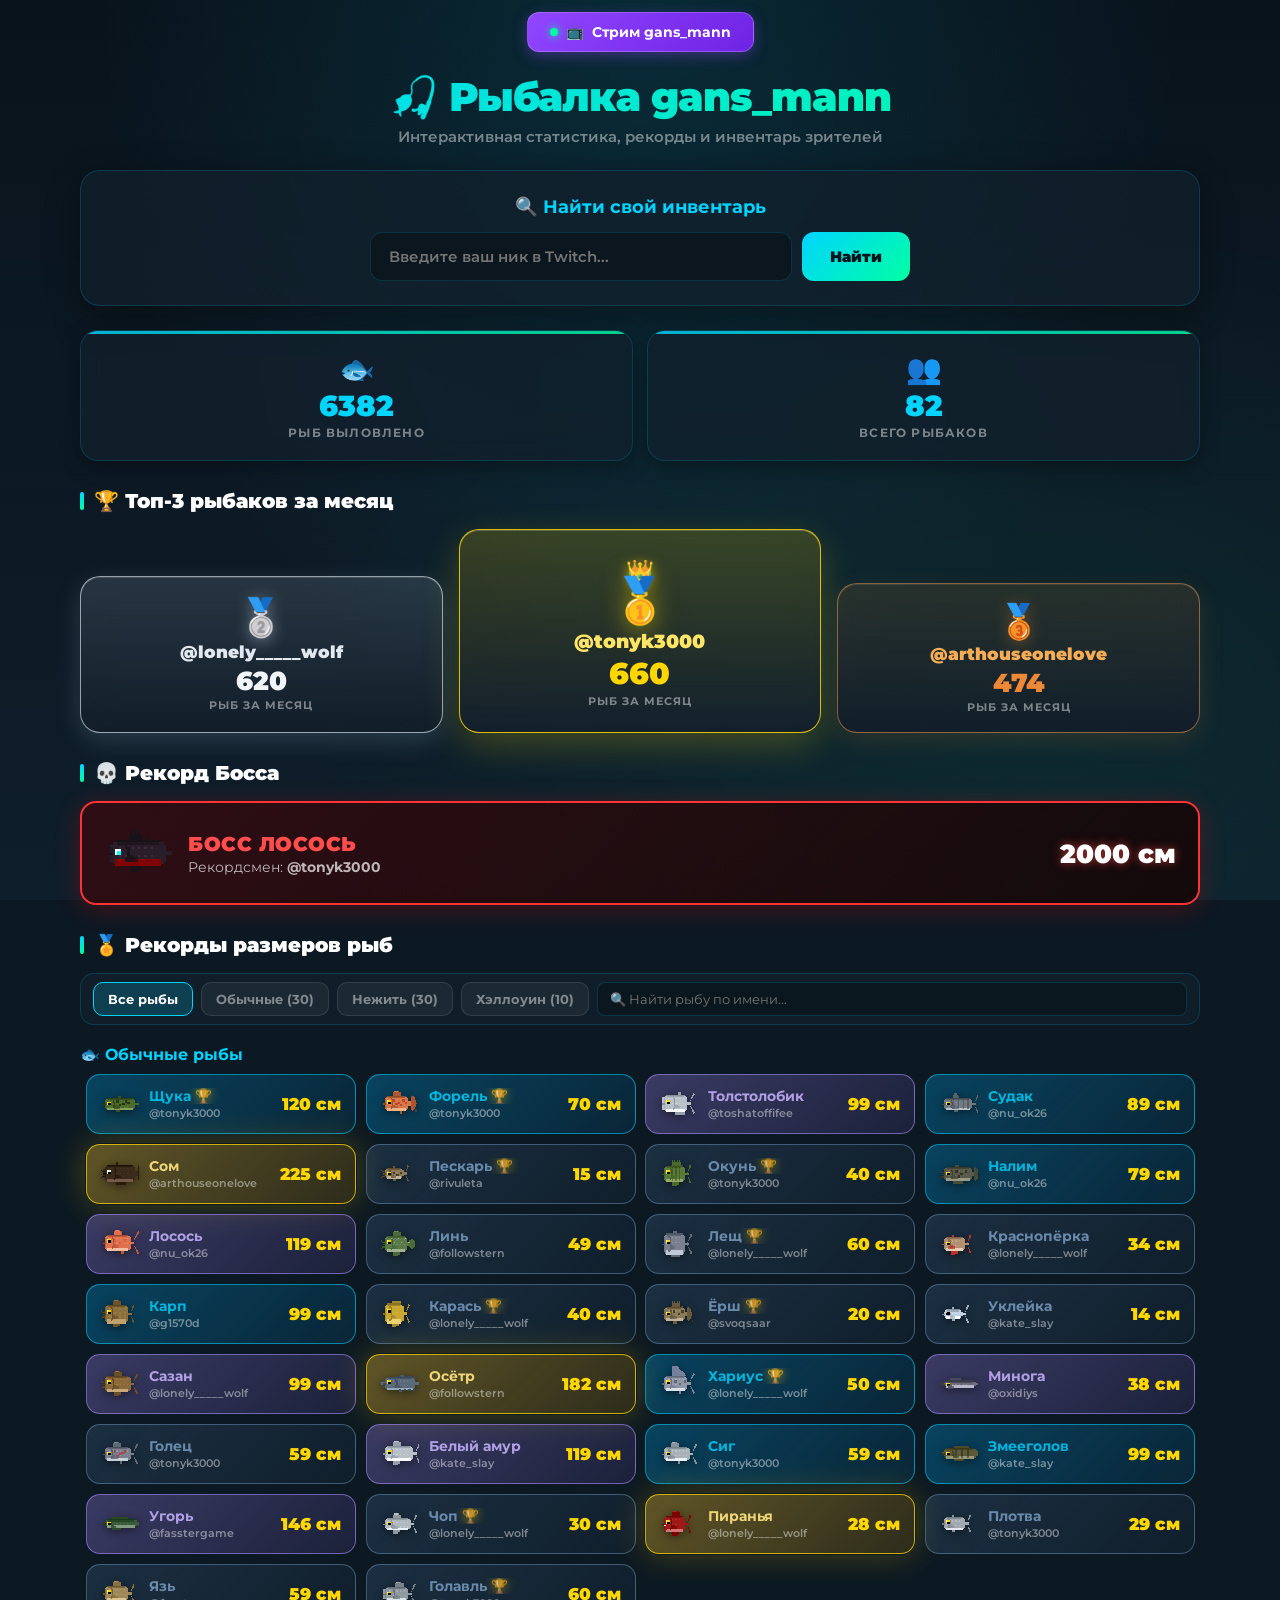
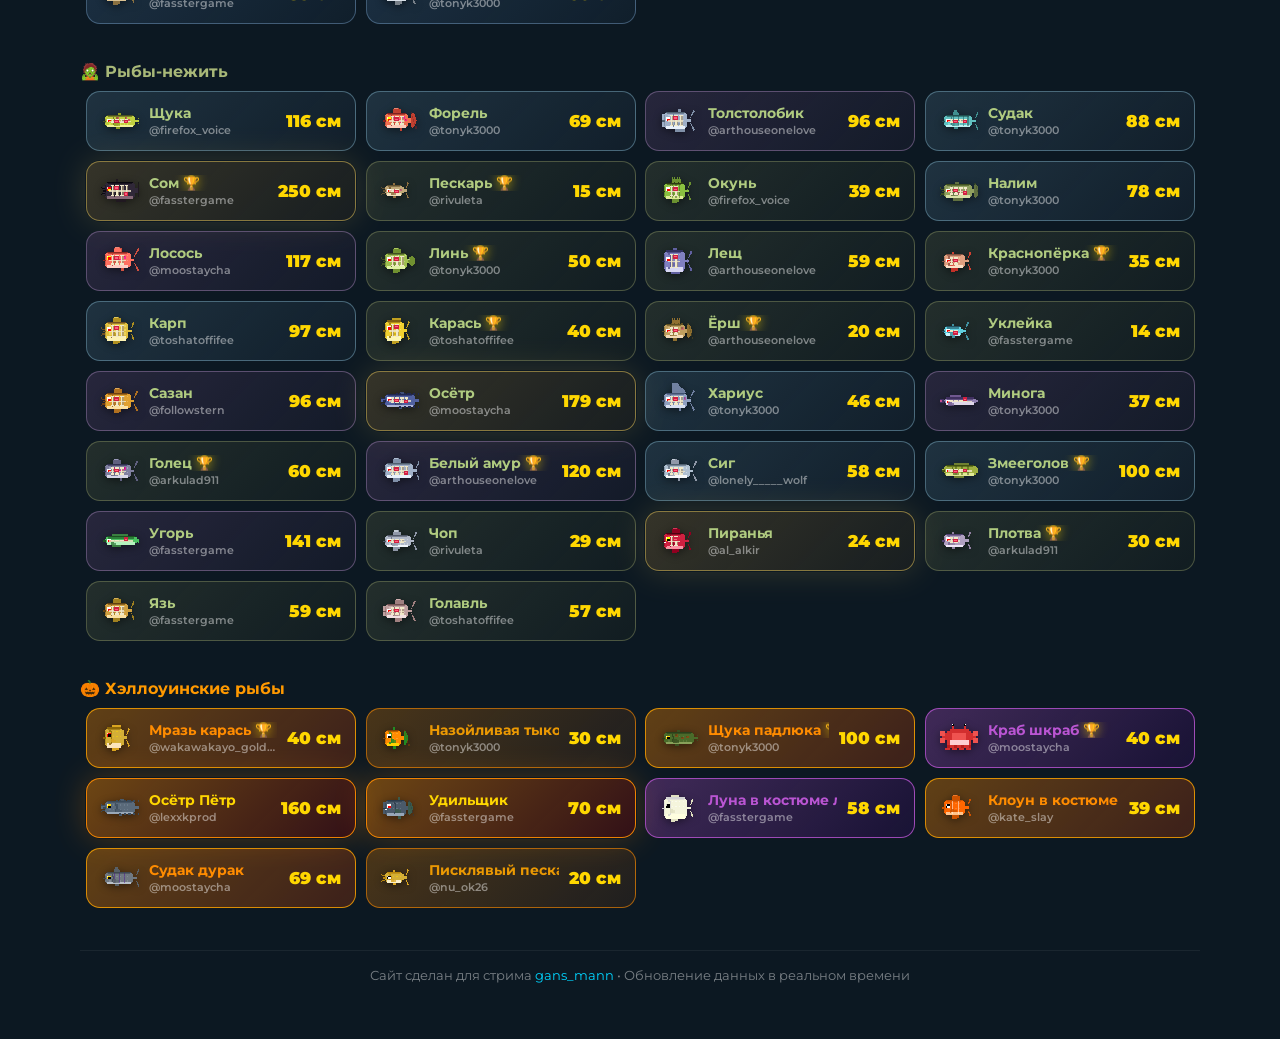
<file: index.html>
<!DOCTYPE html>
<html lang="ru">
<head>
<meta charset="UTF-8">
<meta name="viewport" content="width=device-width, initial-scale=1.0">
<title>🎣 Рыбалка gans_mann — Статистика и Рекорды</title>
<link rel="icon" type="image/svg+xml" href="./favicon.svg">
<link rel="preconnect" href="https://fonts.googleapis.com">
<link rel="preconnect" href="https://fonts.gstatic.com" crossorigin>
<link href="https://fonts.googleapis.com/css2?family=Montserrat:wght@400;600;700;900&display=swap" rel="stylesheet">
<style>
:root {
    --bg-main: #0c1822;
    --bg-card: rgba(18, 32, 45, 0.75);
    --bg-card-hover: rgba(25, 45, 65, 0.85);
    --border-card: rgba(0, 212, 255, 0.16);
    --accent-cyan: #00d4ff;
    --accent-green: #00ffa3;
    --accent-gold: #ffd700;
    --text-primary: #ffffff;
    --text-muted: rgba(255, 255, 255, 0.45);
}
* { margin: 0; padding: 0; box-sizing: border-box; }
body {
    font-family: 'Montserrat', sans-serif;
    background-color: var(--bg-main);
    background-image: 
        radial-gradient(ellipse at 50% 0%, rgba(0, 212, 255, 0.12) 0%, transparent 60%),
        radial-gradient(ellipse at 80% 80%, rgba(0, 255, 163, 0.06) 0%, transparent 50%),
        linear-gradient(180deg, #09131b 0%, #0c1822 40%, #0e1e2b 100%);
    background-attachment: fixed;
    min-height: 100vh; color: var(--text-primary);
    padding: 12px 14px 40px; display: flex; justify-content: center;
    overflow-x: hidden; -webkit-font-smoothing: antialiased;
}
.container { width: 100%; max-width: 1120px; position: relative; z-index: 1; }

.stream-btn-top { display: flex; justify-content: center; margin-bottom: 20px; }
.twitch-btn {
    display: inline-flex; align-items: center; gap: 8px;
    background: linear-gradient(135deg, #9146ff 0%, #6f23e4 100%);
    color: #fff; padding: 10px 22px; border-radius: 12px;
    font-size: 0.9rem; font-weight: 700; text-decoration: none;
    transition: transform 0.2s, box-shadow 0.2s, filter 0.2s;
    border: 1px solid rgba(255, 255, 255, 0.2);
    box-shadow: 0 4px 14px rgba(145, 70, 255, 0.35);
}
.twitch-btn:hover { background: linear-gradient(135deg, #a15aff 0%, #7d35ef 100%); transform: translateY(-2px); box-shadow: 0 6px 22px rgba(145, 70, 255, 0.6); }
.twitch-pulse-dot { width: 8px; height: 8px; background: #00ffa3; border-radius: 50%; box-shadow: 0 0 8px #00ffa3; display: inline-block; flex-shrink: 0; }

.header { text-align: center; margin-bottom: 24px; animation: fadeInDown 0.7s ease; }
@keyframes fadeInDown { from { opacity: 0; transform: translateY(-25px); } to { opacity: 1; transform: translateY(0); } }
.header h1 {
    font-size: 2.5rem; font-weight: 900;
    background: linear-gradient(135deg, var(--accent-cyan), var(--accent-green));
    -webkit-background-clip: text; -webkit-text-fill-color: transparent;
    background-clip: text; margin-bottom: 6px; letter-spacing: -1px;
}
.header .subtitle { font-size: 0.95rem; color: var(--text-muted); font-weight: 600; }

.search-box {
    background: var(--bg-card); border: 1px solid var(--border-card);
    border-radius: 20px; padding: 24px; margin-bottom: 24px;
    box-shadow: 0 8px 32px rgba(0, 0, 0, 0.4);
    animation: fadeInUp 0.7s ease;
}
@keyframes fadeInUp { from { opacity: 0; transform: translateY(25px); } to { opacity: 1; transform: translateY(0); } }
.search-title { font-size: 1.15rem; margin-bottom: 14px; color: var(--accent-cyan); font-weight: 700; text-align: center; }
.search-input-wrap { display: flex; gap: 10px; max-width: 540px; margin: 0 auto; position: relative; }
.search-input {
    flex: 1; padding: 14px 18px; background: rgba(10, 20, 28, 0.8);
    border: 1.5px solid var(--border-card); border-radius: 12px;
    color: #fff; font-family: inherit; font-size: 0.95rem; font-weight: 600;
    outline: none; transition: border-color 0.2s, box-shadow 0.2s;
}
.search-input:focus { border-color: var(--accent-cyan); box-shadow: 0 0 16px rgba(0, 212, 255, 0.3); }
.search-btn {
    padding: 14px 28px; background: linear-gradient(135deg, var(--accent-cyan), var(--accent-green));
    border: none; border-radius: 12px; color: #08141d;
    font-family: inherit; font-size: 0.95rem; font-weight: 900;
    cursor: pointer; transition: transform 0.2s, filter 0.2s; white-space: nowrap;
}
.search-btn:hover { transform: translateY(-2px); filter: brightness(1.1); }

.stats-grid { display: grid; grid-template-columns: repeat(auto-fit, minmax(200px, 1fr)); gap: 14px; margin-bottom: 24px; }
.stat-card {
    background: var(--bg-card); backdrop-filter: blur(12px); -webkit-backdrop-filter: blur(12px);
    border: 1px solid var(--border-card); border-radius: 18px;
    padding: 20px 18px; text-align: center; position: relative; overflow: hidden;
    transition: transform 0.25s, border-color 0.25s, box-shadow 0.25s;
    box-shadow: 0 6px 20px rgba(0, 0, 0, 0.35);
}
.stat-card::before { content: ''; position: absolute; top: 0; left: 0; right: 0; height: 3px; background: linear-gradient(90deg, var(--accent-cyan), var(--accent-green)); opacity: 0.8; }
.stat-card:hover { transform: translateY(-4px); border-color: var(--accent-cyan); box-shadow: 0 10px 30px rgba(0, 212, 255, 0.25); }
.stat-icon { font-size: 1.8rem; margin-bottom: 4px; }
.stat-val { font-size: 1.8rem; font-weight: 900; color: var(--accent-cyan); line-height: 1.1; margin-bottom: 4px; }
.stat-lbl { font-size: 0.72rem; color: var(--text-muted); text-transform: uppercase; letter-spacing: 1.2px; font-weight: 700; }

.section-title { font-size: 1.25rem; font-weight: 900; margin: 28px 0 16px; display: flex; align-items: center; justify-content: space-between; gap: 12px; flex-wrap: wrap; }
.section-title-left { display: flex; align-items: center; gap: 10px; }
.section-title-left::before { content: ''; width: 4px; height: 18px; background: linear-gradient(180deg, var(--accent-cyan), var(--accent-green)); border-radius: 2px; }

.top-players-grid { display: grid; grid-template-columns: repeat(3, 1fr); gap: 16px; margin-bottom: 28px; align-items: end; }
.top-player-card {
    background: var(--bg-card); backdrop-filter: blur(14px); -webkit-backdrop-filter: blur(14px);
    border: 1.5px solid var(--border-card); border-radius: 20px;
    padding: 20px 14px; text-align: center; text-decoration: none; color: inherit;
    position: relative; overflow: hidden; transition: transform 0.25s, border-color 0.25s, box-shadow 0.25s;
    cursor: pointer; box-shadow: 0 8px 24px rgba(0, 0, 0, 0.35);
}
.top-player-card:hover { transform: translateY(-6px); }
.top-player-card .rank-medal { font-size: 2.3rem; margin-bottom: 6px; line-height: 1; }
.top-player-card .player-name { font-size: 1.05rem; font-weight: 900; margin-bottom: 6px; word-break: break-all; }
.top-player-card .fish-count { font-size: 1.6rem; font-weight: 900; line-height: 1; }
.top-player-card .fish-count-sub { font-size: 0.7rem; color: var(--text-muted); text-transform: uppercase; letter-spacing: 1px; font-weight: 700; margin-top: 5px; }

.top-player-card.rank-1 { order: 2; padding: 30px 16px 24px; border-color: rgba(255, 215, 0, 0.85); background: linear-gradient(180deg, rgba(255, 215, 0, 0.18) 0%, rgba(20, 32, 45, 0.95) 100%); box-shadow: 0 12px 36px rgba(255, 215, 0, 0.22), inset 0 1px 0 rgba(255, 255, 255, 0.2); }
.top-player-card.rank-1:hover { box-shadow: 0 16px 44px rgba(255, 215, 0, 0.38); border-color: #ffd700; }
.top-player-card.rank-1 .rank-crown { display: block; font-size: 1.4rem; line-height: 1; margin-bottom: -4px; filter: drop-shadow(0 2px 6px rgba(255, 215, 0, 0.7)); }
.top-player-card.rank-1 .rank-medal { font-size: 2.8rem; filter: drop-shadow(0 4px 12px rgba(255, 215, 0, 0.5)); }
.top-player-card.rank-1 .player-name { color: #ffe666; font-size: 1.2rem; }
.top-player-card.rank-1 .fish-count { color: #ffd700; font-size: 1.9rem; }

.top-player-card.rank-2 { order: 1; padding: 22px 14px 20px; border-color: rgba(220, 230, 242, 0.65); background: linear-gradient(180deg, rgba(200, 220, 240, 0.14) 0%, rgba(18, 30, 42, 0.95) 100%); box-shadow: 0 8px 26px rgba(180, 200, 220, 0.18), inset 0 1px 0 rgba(255, 255, 255, 0.15); }
.top-player-card.rank-2:hover { border-color: #e2e8f0; box-shadow: 0 12px 32px rgba(220, 230, 242, 0.3); }
.top-player-card.rank-2 .rank-medal { font-size: 2.3rem; filter: drop-shadow(0 3px 8px rgba(220, 230, 242, 0.4)); }
.top-player-card.rank-2 .player-name { color: #e2e8f0; }
.top-player-card.rank-2 .fish-count { color: #f1f5f9; }

.top-player-card.rank-3 { order: 3; padding: 20px 14px 18px; border-color: rgba(215, 140, 80, 0.6); background: linear-gradient(180deg, rgba(205, 127, 50, 0.14) 0%, rgba(18, 30, 42, 0.95) 100%); box-shadow: 0 8px 24px rgba(205, 127, 50, 0.16), inset 0 1px 0 rgba(255, 255, 255, 0.1); }
.top-player-card.rank-3:hover { border-color: #ed8936; box-shadow: 0 12px 30px rgba(205, 127, 50, 0.28); }
.top-player-card.rank-3 .rank-medal { font-size: 2.1rem; filter: drop-shadow(0 3px 8px rgba(205, 127, 50, 0.4)); }
.top-player-card.rank-3 .player-name { color: #f6ad55; }
.top-player-card.rank-3 .fish-count { color: #ed8936; }

.filter-bar { display: flex; gap: 8px; align-items: center; flex-wrap: wrap; background: var(--bg-card); border: 1px solid var(--border-card); border-radius: 14px; padding: 8px 12px; margin-bottom: 20px; }
.filter-btn { background: rgba(255, 255, 255, 0.05); border: 1px solid rgba(255, 255, 255, 0.1); color: var(--text-muted); padding: 8px 14px; border-radius: 10px; font-family: inherit; font-size: 0.82rem; font-weight: 700; cursor: pointer; transition: all 0.2s; white-space: nowrap; }
.filter-btn:hover, .filter-btn.active { background: rgba(0, 212, 255, 0.18); border-color: var(--accent-cyan); color: #fff; }
.filter-search-input { flex: 1; min-width: 160px; background: rgba(10, 20, 28, 0.7); border: 1px solid var(--border-card); border-radius: 8px; padding: 8px 12px; color: #fff; font-family: inherit; font-size: 0.82rem; outline: none; }
.filter-search-input:focus { border-color: var(--accent-cyan); }

.boss-box { margin-bottom: 24px; display: none; }
.boss-card { background: linear-gradient(135deg, rgba(80, 0, 0, 0.5) 0%, rgba(20, 5, 5, 0.85) 100%); border: 2px solid #ff3333; border-radius: 16px; padding: 16px 22px; display: flex; align-items: center; justify-content: space-between; gap: 16px; box-shadow: 0 4px 25px rgba(255, 0, 0, 0.25); position: relative; cursor: default; }
.boss-left { display: flex; align-items: center; gap: 16px; }
.boss-img-wrap { width: 68px; height: 68px; flex-shrink: 0; }
.boss-img-wrap img { width: 100%; height: 100%; object-fit: contain; image-rendering: pixelated; }
.boss-name { font-size: 1.25rem; font-weight: 900; color: #ff4d4d; letter-spacing: 0.5px; }
.boss-holder { font-size: 0.85rem; color: rgba(255, 255, 255, 0.7); margin-top: 3px; }
.boss-size { font-size: 1.6rem; font-weight: 900; color: #fff; text-shadow: 0 0 10px rgba(255, 77, 77, 0.6); white-space: nowrap; }

.boss-card::after, .record-card::after {
    content: attr(data-tooltip);
    position: absolute; bottom: calc(100% + 12px); left: 50%;
    transform: translateX(-50%) translateY(4px);
    background: linear-gradient(135deg, rgba(20, 40, 60, 0.98) 0%, rgba(15, 30, 45, 0.98) 100%);
    border: 1.5px solid rgba(0, 212, 255, 0.6); border-radius: 10px;
    padding: 8px 14px; font-size: 0.75rem; color: #00d4ff; font-weight: 700;
    white-space: nowrap; opacity: 0; pointer-events: none;
    transition: opacity 0.25s, transform 0.25s; z-index: 100;
    box-shadow: 0 6px 20px rgba(0, 0, 0, 0.6), 0 0 20px rgba(0,212,255,0.3);
    letter-spacing: 0.3px; line-height: 1.4;
}
.boss-card::before, .record-card::before {
    content: ''; position: absolute; bottom: calc(100% + 6px); left: 50%;
    transform: translateX(-50%) translateY(4px);
    border: 6px solid transparent; border-top-color: rgba(0, 212, 255, 0.6);
    opacity: 0; transition: opacity 0.25s, transform 0.25s; z-index: 100; pointer-events: none;
}
.boss-card:hover::after, .record-card:hover::after { opacity: 1; transform: translateX(-50%) translateY(0); }
.boss-card:hover::before, .record-card:hover::before { opacity: 1; transform: translateX(-50%) translateY(0); }

.records-grid { display: grid; grid-template-columns: repeat(auto-fill, minmax(260px, 1fr)); gap: 10px; margin-bottom: 26px; padding: 8px 6px 12px; margin-top: -8px; }
.record-card { background: var(--bg-card); border: 1.5px solid var(--border-card); border-radius: 14px; padding: 10px 14px; display: flex; align-items: center; gap: 10px; cursor: default; position: relative; transition: transform 0.25s, border-color 0.25s; text-decoration: none; color: inherit; transform: translateZ(0); contain: layout style; }
.record-card:hover { transform: translateY(-3px); }
.record-card > * { position: relative; z-index: 2; }
.card-aura { position: absolute; inset: -2px; border-radius: 16px; pointer-events: none; opacity: 0; z-index: 1; will-change: opacity; transform: translateZ(0); transition: opacity 0.3s ease; }
.record-icon { width: 38px; height: 38px; image-rendering: pixelated; image-rendering: crisp-edges; object-fit: contain; flex-shrink: 0; transition: transform 0.25s, filter 0.25s; filter: drop-shadow(0 2px 4px rgba(0, 0, 0, 0.45)); }
.record-card:hover .record-icon { transform: scale(1.15); filter: drop-shadow(0 3px 8px rgba(0, 212, 255, 0.4)); }
.record-info { flex: 1; min-width: 0; }
.record-fish-name { font-size: 0.86rem; font-weight: 700; white-space: nowrap; overflow: hidden; text-overflow: ellipsis; display: flex; align-items: center; gap: 4px; }
.record-fish-name .trophy-badge { font-size: 0.85rem; display: inline-block; filter: drop-shadow(0 0 6px rgba(255, 215, 0, 0.8)); animation: trophyShine 2.5s ease-in-out infinite; transform-origin: center; }
@keyframes trophyShine { 0%, 100% { transform: scale(1) rotate(0deg); } 50% { transform: scale(1.18) rotate(6deg); } }
.record-holder-text { font-size: 0.7rem; color: var(--text-muted); font-weight: 600; margin-top: 2px; white-space: nowrap; overflow: hidden; text-overflow: ellipsis; }
.record-size-wrap { display: flex; flex-direction: column; align-items: flex-end; flex-shrink: 0; }
.record-size-val { font-size: 1.05rem; font-weight: 900; color: var(--accent-gold); line-height: 1; }

.record-card.rarity-common { color: rgba(140, 180, 220, 0.7); border-color: rgba(120, 160, 200, 0.45); background: linear-gradient(135deg, rgba(70, 110, 150, 0.28) 0%, rgba(40, 70, 100, 0.15) 100%); }
.record-card.rarity-common:hover { border-color: rgba(170, 210, 250, 0.85); background: linear-gradient(135deg, rgba(100, 150, 200, 0.4) 0%, rgba(60, 100, 140, 0.22) 100%); box-shadow: 0 8px 24px rgba(120, 180, 230, 0.3); }
.record-card.rarity-rare { color: rgba(0, 212, 255, 0.8); border-color: rgba(0, 212, 255, 0.55); background: linear-gradient(135deg, rgba(0, 180, 255, 0.28) 0%, rgba(0, 120, 180, 0.15) 100%); }
.record-card.rarity-rare:hover { border-color: rgba(100, 235, 255, 1); background: linear-gradient(135deg, rgba(0, 212, 255, 0.45) 0%, rgba(0, 150, 220, 0.25) 100%); box-shadow: 0 8px 28px rgba(0, 212, 255, 0.45); }
.record-card.rarity-epic { color: rgba(200, 180, 255, 0.85); border-color: rgba(167, 139, 250, 0.6); background: linear-gradient(135deg, rgba(167, 139, 250, 0.3) 0%, rgba(120, 90, 200, 0.15) 100%); }
.record-card.rarity-epic:hover { border-color: rgba(220, 205, 255, 1); background: linear-gradient(135deg, rgba(167, 139, 250, 0.48) 0%, rgba(140, 110, 220, 0.28) 100%); box-shadow: 0 8px 32px rgba(167, 139, 250, 0.5); }
.record-card.rarity-legendary { color: rgba(255, 230, 130, 0.9); border-color: rgba(255, 215, 0, 0.75); background: linear-gradient(135deg, rgba(255, 200, 50, 0.35) 0%, rgba(200, 140, 0, 0.18) 100%); }
.record-card.rarity-legendary .card-aura { box-shadow: 0 0 32px rgba(255, 215, 0, 0.6); opacity: 0.4; animation: gpuAuraPulse 3s ease-in-out infinite; }
@keyframes gpuAuraPulse { 0%, 100% { opacity: 0.35; } 50% { opacity: 0.9; } }
.record-card.rarity-legendary:hover { border-color: rgba(255, 245, 150, 1); background: linear-gradient(135deg, rgba(255, 215, 0, 0.5) 0%, rgba(220, 160, 20, 0.3) 100%); }
.record-card.rarity-legendary:hover .card-aura { opacity: 1; box-shadow: 0 0 42px rgba(255, 215, 0, 0.85); }

.record-card.undead.rarity-common { color: rgba(150, 170, 120, 0.8); border-color: rgba(120, 130, 90, 0.55); background: linear-gradient(135deg, rgba(70, 80, 60, 0.4) 0%, rgba(40, 50, 35, 0.2) 100%); }
.record-card.undead.rarity-common:hover { border-color: rgba(180, 200, 140, 0.9); background: linear-gradient(135deg, rgba(100, 120, 80, 0.55) 0%, rgba(60, 75, 50, 0.3) 100%); box-shadow: 0 8px 24px rgba(140, 160, 100, 0.4); }
.record-card.undead.rarity-rare { color: rgba(130, 180, 200, 0.85); border-color: rgba(100, 140, 160, 0.65); background: linear-gradient(135deg, rgba(60, 90, 110, 0.4) 0%, rgba(40, 60, 80, 0.2) 100%); }
.record-card.undead.rarity-rare:hover { border-color: rgba(160, 210, 240, 0.95); background: linear-gradient(135deg, rgba(90, 130, 160, 0.55) 0%, rgba(60, 90, 110, 0.3) 100%); box-shadow: 0 8px 28px rgba(110, 160, 190, 0.45); }
.record-card.undead.rarity-epic { color: rgba(160, 140, 190, 0.85); border-color: rgba(120, 100, 140, 0.7); background: linear-gradient(135deg, rgba(80, 60, 100, 0.4) 0%, rgba(50, 40, 70, 0.2) 100%); }
.record-card.undead.rarity-epic:hover { border-color: rgba(200, 180, 230, 0.95); background: linear-gradient(135deg, rgba(120, 95, 150, 0.55) 0%, rgba(80, 65, 110, 0.3) 100%); box-shadow: 0 8px 30px rgba(150, 120, 180, 0.45); }
.record-card.undead.rarity-legendary { color: rgba(200, 180, 120, 0.9); border-color: rgba(160, 140, 70, 0.8); background: linear-gradient(135deg, rgba(110, 90, 50, 0.42) 0%, rgba(70, 55, 30, 0.22) 100%); }
.record-card.undead.rarity-legendary .card-aura { box-shadow: 0 0 32px rgba(160, 140, 70, 0.65); opacity: 0.4; animation: gpuAuraPulse 3s ease-in-out infinite; }
.record-card.undead.rarity-legendary:hover { border-color: rgba(230, 210, 120, 1); background: linear-gradient(135deg, rgba(140, 120, 60, 0.6) 0%, rgba(90, 75, 40, 0.35) 100%); }
.record-card.undead.rarity-legendary:hover .card-aura { opacity: 1; box-shadow: 0 0 38px rgba(180, 160, 80, 0.8); }
.record-card.undead .record-fish-name { color: #b0cb80; }

.record-card.halloween.rarity-common { color: rgba(255, 165, 0, 0.9); border-color: rgba(255, 140, 0, 0.6); background: linear-gradient(135deg, rgba(255, 140, 0, 0.25) 0%, rgba(139, 69, 19, 0.15) 100%); }
.record-card.halloween.rarity-rare { color: #ff8c00; border-color: rgba(255, 165, 0, 0.8); background: linear-gradient(135deg, rgba(255, 140, 0, 0.35) 0%, rgba(255, 69, 0, 0.2) 100%); }
.record-card.halloween.rarity-epic { color: #ba55d3; border-color: rgba(186, 85, 211, 0.8); background: linear-gradient(135deg, rgba(186, 85, 211, 0.3) 0%, rgba(75, 0, 130, 0.2) 100%); }
.record-card.halloween.rarity-legendary { color: #ffd700; border-color: rgba(255, 140, 0, 0.9); background: linear-gradient(135deg, rgba(255, 140, 0, 0.4) 0%, rgba(139, 0, 0, 0.3) 100%); }
.record-card.halloween.rarity-legendary .card-aura { box-shadow: 0 0 32px rgba(255, 140, 0, 0.6); opacity: 0.4; animation: gpuAuraPulse 3s ease-in-out infinite; }

.record-card.empty { opacity: 0.45; border-color: rgba(255, 255, 255, 0.08); }
.record-card.empty:hover { opacity: 0.8; border-color: rgba(255, 255, 255, 0.2); }
.record-card.empty .record-icon { opacity: 0.45; }
.record-card.empty .record-size-val { color: var(--text-muted); }

.loading-box { text-align: center; padding: 40px 20px; color: var(--text-muted); font-size: 0.95rem; }
.spinner { display: inline-block; width: 22px; height: 22px; border: 2px solid rgba(0, 212, 255, 0.25); border-top-color: var(--accent-cyan); border-radius: 50%; animation: spin 0.8s linear infinite; vertical-align: middle; margin-right: 8px; }
@keyframes spin { to { transform: rotate(360deg); } }

.footer { text-align: center; margin-top: 30px; padding: 16px; font-size: 0.82rem; color: var(--text-muted); border-top: 1px solid rgba(255, 255, 255, 0.06); }
.footer a { color: var(--accent-cyan); text-decoration: none; transition: color 0.2s; }
.footer a:hover { color: var(--accent-green); }

@media (max-width: 768px) {
    body { padding: 8px 8px 30px; }
    .header h1 { font-size: 1.85rem; }
    .search-input-wrap { flex-direction: column; }
    .search-btn { width: 100%; }
    .top-players-grid { grid-template-columns: 1fr; }
    .top-player-card.rank-1, .top-player-card.rank-2, .top-player-card.rank-3 { order: initial; padding: 16px; }
    .records-grid { grid-template-columns: 1fr; }
    .boss-card { flex-direction: column; text-align: center; }
    .boss-left { flex-direction: column; }
    .boss-size { margin-top: 8px; }
}
</style>
</head>
<body>
<div class="container">
    <div class="stream-btn-top">
        <a href="https://twitch.tv/gans_mann" target="_blank" rel="noopener noreferrer" class="twitch-btn">
            <span class="twitch-pulse-dot"></span>
            <span>📺</span> Стрим gans_mann
        </a>
    </div>

    <header class="header">
        <h1>🎣 Рыбалка gans_mann</h1>
        <p class="subtitle">Интерактивная статистика, рекорды и инвентарь зрителей</p>
    </header>

    <section class="search-box">
        <h2 class="search-title">🔍 Найти свой инвентарь</h2>
        <div class="search-input-wrap">
            <input type="text" id="nickInput" class="search-input" placeholder="Введите ваш ник в Twitch..." maxlength="50" autocomplete="off">
            <button class="search-btn" id="searchBtn">Найти</button>
        </div>
    </section>

    <div class="loading-box" id="loadingBox">
        <span class="spinner"></span> Загрузка свежих данных с озера...
    </div>

    <main id="contentSection" style="display: none;">
        <section class="stats-grid" id="statsGrid"></section>

        <h2 class="section-title"><div class="section-title-left">🏆 Топ-3 рыбаков за месяц</div></h2>
        <section class="top-players-grid" id="topPlayersGrid"></section>

        <div class="boss-box" id="bossBox">
            <h2 class="section-title"><div class="section-title-left">💀 Рекорд Босса</div></h2>
            <div id="bossContent"></div>
        </div>

        <div class="section-title"><div class="section-title-left">🏅 Рекорды размеров рыб</div></div>
        
        <div class="filter-bar">
            <button class="filter-btn active" data-cat="all">Все рыбы</button>
            <button class="filter-btn" data-cat="regular">Обычные (30)</button>
            <button class="filter-btn" data-cat="undead">Нежить (30)</button>
            <button class="filter-btn" data-cat="halloween">Хэллоуин (10)</button>
            <input type="text" class="filter-search-input" id="fishFilterInput" placeholder="🔍 Найти рыбу по имени...">
        </div>

        <div id="category-regular">
            <h3 style="font-size: 1rem; color: var(--accent-cyan); margin: 16px 0 10px; font-weight: 700;">🐟 Обычные рыбы</h3>
            <div class="records-grid" id="recordsRegular"></div>
        </div>
        <div id="category-undead">
            <h3 style="font-size: 1rem; color: #a8b878; margin: 20px 0 10px; font-weight: 700;">🧟 Рыбы-нежить</h3>
            <div class="records-grid" id="recordsUndead"></div>
        </div>
        <div id="category-halloween">
            <h3 style="font-size: 1rem; color: #ff9900; margin: 20px 0 10px; font-weight: 700;">🎃 Хэллоуинские рыбы</h3>
            <div class="records-grid" id="recordsHalloween"></div>
        </div>
    </main>

    <footer class="footer">
        <p>Сайт сделан для стрима <a href="https://twitch.tv/gans_mann" target="_blank">gans_mann</a> • Обновление данных в реальном времени</p>
    </footer>
</div>

<script src="./fish-icons.js?v=3"></script>
<script>
const DATA_URL = 'data.json';
const ALL_FISH = ["Щука", "Форель", "Толстолобик", "Судак", "Сом", "Пескарь", "Окунь", "Налим", "Лосось", "Линь", "Лещ", "Краснопёрка", "Карп", "Карась", "Ёрш", "Уклейка", "Сазан", "Осётр", "Хариус", "Минога", "Голец", "Белый амур", "Сиг", "Змееголов", "Угорь", "Чоп", "Пиранья", "Плотва", "Язь", "Голавль"];
const HALLOWEEN_FISH = ["Мразь карась", "Назойливая тыковка", "Щука падлюка", "Краб шкраб", "Осётр Пётр", "Удильщик", "Луна в костюме луны", "Клоун в костюме клоуна", "Судак дурак", "Писклявый пескарь"];
const FISH_DATA = {
    'Щука': { min: 10, max: 120, rarity: 'rare' }, 'Форель': { min: 10, max: 70, rarity: 'rare' }, 'Карп': { min: 20, max: 100, rarity: 'rare' }, 'Окунь': { min: 10, max: 40, rarity: 'common' }, 'Сом': { min: 10, max: 250, rarity: 'legendary' }, 'Осётр': { min: 20, max: 200, rarity: 'legendary' }, 'Пиранья': { min: 5, max: 30, rarity: 'legendary' }, 'Лосось': { min: 20, max: 120, rarity: 'epic' }, 'Уклейка': { min: 5, max: 15, rarity: 'common' }, 'Плотва': { min: 7, max: 30, rarity: 'common' }, 'Ёрш': { min: 5, max: 20, rarity: 'common' }, 'Лещ': { min: 15, max: 60, rarity: 'common' }, 'Голавль': { min: 10, max: 60, rarity: 'common' }, 'Язь': { min: 10, max: 60, rarity: 'common' }, 'Линь': { min: 20, max: 50, rarity: 'common' }, 'Судак': { min: 10, max: 90, rarity: 'rare' }, 'Голец': { min: 20, max: 60, rarity: 'common' }, 'Сиг': { min: 20, max: 60, rarity: 'rare' }, 'Хариус': { min: 20, max: 50, rarity: 'rare' }, 'Змееголов': { min: 20, max: 100, rarity: 'rare' }, 'Налим': { min: 20, max: 80, rarity: 'rare' }, 'Минога': { min: 15, max: 40, rarity: 'epic' }, 'Толстолобик': { min: 10, max: 100, rarity: 'epic' }, 'Белый амур': { min: 30, max: 120, rarity: 'epic' }, 'Угорь': { min: 20, max: 150, rarity: 'epic' }, 'Чоп': { min: 5, max: 30, rarity: 'common' }, 'Сазан': { min: 20, max: 100, rarity: 'epic' }, 'Карась': { min: 10, max: 40, rarity: 'common' }, 'Краснопёрка': { min: 5, max: 35, rarity: 'common' }, 'Пескарь': { min: 5, max: 15, rarity: 'common' },
    'Мразь карась': { min: 10, max: 40, rarity: 'rare' }, 'Назойливая тыковка': { min: 10, max: 30, rarity: 'common' }, 'Щука падлюка': { min: 30, max: 100, rarity: 'rare' }, 'Краб шкраб': { min: 10, max: 40, rarity: 'epic' }, 'Осётр Пётр': { min: 50, max: 180, rarity: 'legendary' }, 'Удильщик': { min: 20, max: 80, rarity: 'legendary' }, 'Луна в костюме луны': { min: 20, max: 60, rarity: 'epic' }, 'Клоун в костюме клоуна': { min: 10, max: 40, rarity: 'rare' }, 'Судак дурак': { min: 20, max: 70, rarity: 'rare' }, 'Писклявый пескарь': { min: 5, max: 20, rarity: 'common' }, 'Босс Лосось': { min: 2000, max: 2000, rarity: 'boss' }
};

let activeCategory = 'all';
let lastDataTimestamp = '';

const nickInput = document.getElementById('nickInput');
const searchBtn = document.getElementById('searchBtn');
const loadingBox = document.getElementById('loadingBox');
const contentSection = document.getElementById('contentSection');
const fishFilterInput = document.getElementById('fishFilterInput');

function goToPlayer(nick) {
    nick = (nick || nickInput.value).trim();
    if (!nick) {
        nickInput.focus(); nickInput.style.borderColor = '#ff4d4d';
        setTimeout(() => nickInput.style.borderColor = '', 800); return;
    }
    localStorage.setItem('last_fishing_player', nick);
    window.location.href = 'inventory.html?player=' + encodeURIComponent(nick);
}
searchBtn.addEventListener('click', () => goToPlayer());
nickInput.addEventListener('keydown', (e) => { if (e.key === 'Enter') goToPlayer(); });

function applyData(data, silent) {
    if (!data) return;
    const stamp = data._lastUpdate || '';
    if (silent && lastDataTimestamp === stamp) return;
    lastDataTimestamp = stamp;

    loadingBox.style.display = 'none';
    contentSection.style.display = 'block';

    window._lifetimeCatches = data._lifetimeCatches || null;
    window._personalRecords = data._personalRecords || null;

    if (data._stats) {
        renderStats(data._stats);
        renderTop(data._stats);
    }
    if (data._records) {
        renderRecords(data._records);
    }
}

function loadAndRender(silent) {
    fetch(DATA_URL + '?t=' + Date.now())
        .then(res => { if (!res.ok) throw new Error('HTTP ' + res.status); return res.json(); })
        .then(data => applyData(data, silent))
        .catch(err => {
            if (window.DEFAULT_DATA) applyData(window.DEFAULT_DATA, silent);
            else if (!silent) loadingBox.innerHTML = '<span style="color:#ff6b6b;">⚠️ Не удалось загрузить данные игры</span>';
        });
}

function renderStats(stats) {
    document.getElementById('statsGrid').innerHTML = `
        <div class="stat-card"><div class="stat-icon">🐟</div><div class="stat-val">${stats.totalFish || 0}</div><div class="stat-lbl">Рыб выловлено</div></div>
        <div class="stat-card"><div class="stat-icon">👥</div><div class="stat-val">${stats.totalPlayers || 0}</div><div class="stat-lbl">Всего рыбаков</div></div>
    `;
}

function renderTop(stats) {
    const el = document.getElementById('topPlayersGrid');
    const top3 = (stats && stats.topPlayers) ? stats.topPlayers : [];
    if (top3.length === 0) { el.innerHTML = '<div style="color:var(--text-muted);grid-column:1/-1;text-align:center;padding:20px;">Пока нет рыбаков в этом месяце</div>'; return; }
    const ranks = [ { icon: '🥇', cls: 'rank-1' }, { icon: '🥈', cls: 'rank-2' }, { icon: '🥉', cls: 'rank-3' } ];
    el.innerHTML = top3.map((p, i) => {
        const r = ranks[i] || ranks[2];
        const crown = i === 0 ? '<span class="rank-crown">👑</span>' : '';
        return `
            <a href="inventory.html?player=${encodeURIComponent(p.name)}" class="top-player-card ${r.cls}">
                ${crown}
                <div class="rank-medal">${r.icon}</div>
                <div class="player-name">@${escapeHtml(p.name)}</div>
                <div class="fish-count">${p.count}</div>
                <div class="fish-count-sub">рыб за месяц</div>
            </a>
        `;
    }).join('');
}

function renderRecords(records) {
    const bossBox = document.getElementById('bossBox');
    const bossContent = document.getElementById('bossContent');
    const boss = records['Босс Лосось'];
    if (boss) {
        const lifetimeBoss = getLifetimeCount('Босс Лосось');
        bossContent.innerHTML = `
            <div class="boss-card" data-tooltip="💀 Поймано за всё время: ${lifetimeBoss}">
                <div class="boss-left">
                    <div class="boss-img-wrap"><img src="${getFishIcon('Босс Лосось', 2)}" alt="Босс"></div>
                    <div>
                        <div class="boss-name">БОСС ЛОСОСЬ</div>
                        <div class="boss-holder">Рекордсмен: <b>@${escapeHtml(boss.holder)}</b></div>
                    </div>
                </div>
                <div class="boss-size">${boss.size} см</div>
            </div>
        `;
        bossBox.style.display = 'block';
    } else { bossBox.style.display = 'none'; }

    document.getElementById('recordsRegular').innerHTML = buildFishCards(ALL_FISH, records, false, false);
    document.getElementById('recordsUndead').innerHTML = buildFishCards(ALL_FISH, records, true, false);
    document.getElementById('recordsHalloween').innerHTML = buildFishCards(HALLOWEEN_FISH, records, false, true);
    applyFishFilter();
}

function buildFishCards(fishNames, records, isUndead, isHalloween) {
    return fishNames.map(baseName => {
        const fullName = isUndead ? ('Нежить ' + baseName.toLowerCase()) : baseName;
        const r = records[fullName] || null;
        const info = FISH_DATA[baseName] || { rarity: 'common', max: 0 };
        const rarity = info.rarity || 'common';
        const icon = getFishIcon(fullName);
        const lifetime = getLifetimeCount(fullName);
        let extraClass = isUndead ? 'undead' : (isHalloween ? 'halloween' : '');

        if (r) {
            const isTrophy = info.max > 0 && r.size >= info.max;
            const tooltip = `${isUndead ? '🧟' : (isHalloween ? '🎃' : '🎣')} Поймано за всё время: ${lifetime}`;
            return `
                <div class="record-card ${extraClass} rarity-${rarity}" data-name="${escapeHtml(fullName).toLowerCase()}" data-tooltip="${tooltip}">
                    <div class="card-aura"></div>
                    <img src="${icon}" class="record-icon">
                    <div class="record-info">
                        <div class="record-fish-name"><span>${escapeHtml(baseName)}</span>${isTrophy ? '<span class="trophy-badge">🏆</span>' : ''}</div>
                        <div class="record-holder-text">@${escapeHtml(r.holder)}</div>
                    </div>
                    <div class="record-size-wrap"><div class="record-size-val">${r.size} см</div></div>
                </div>`;
        } else {
            return `
                <div class="record-card empty ${extraClass} rarity-${rarity}" data-name="${escapeHtml(fullName).toLowerCase()}" data-tooltip="Ещё не поймана">
                    <div class="card-aura"></div>
                    <img src="${icon}" class="record-icon">
                    <div class="record-info">
                        <div class="record-fish-name"><span>${escapeHtml(baseName)}</span></div>
                        <div class="record-holder-text">нет рекорда</div>
                    </div>
                    <div class="record-size-wrap"><div class="record-size-val">— см</div></div>
                </div>`;
        }
    }).join('');
}

document.querySelectorAll('.filter-btn').forEach(btn => {
    btn.addEventListener('click', () => {
        document.querySelectorAll('.filter-btn').forEach(b => b.classList.remove('active'));
        btn.classList.add('active');
        activeCategory = btn.getAttribute('data-cat');
        applyFishFilter();
    });
});
fishFilterInput.addEventListener('input', applyFishFilter);

function applyFishFilter() {
    const text = fishFilterInput.value.trim().toLowerCase();
    const reg = document.getElementById('category-regular');
    const und = document.getElementById('category-undead');
    const hal = document.getElementById('category-halloween');

    if (activeCategory === 'all') { reg.style.display = ''; und.style.display = ''; hal.style.display = ''; }
    else if (activeCategory === 'regular') { reg.style.display = ''; und.style.display = 'none'; hal.style.display = 'none'; }
    else if (activeCategory === 'undead') { reg.style.display = 'none'; und.style.display = ''; hal.style.display = 'none'; }
    else if (activeCategory === 'halloween') { reg.style.display = 'none'; und.style.display = 'none'; hal.style.display = ''; }

    document.querySelectorAll('.record-card').forEach(card => {
        const name = card.getAttribute('data-name') || '';
        card.style.display = (!text || name.includes(text)) ? 'flex' : 'none';
    });
}

function getLifetimeCount(fishName) {
    if (!window._lifetimeCatches) return 0;
    const norm = (s) => String(s).toLowerCase().replace('ё', 'е').trim();
    const target = norm(fishName);
    let total = 0;
    for (const player in window._lifetimeCatches) {
        const pObj = window._lifetimeCatches[player];
        if (!pObj || typeof pObj !== 'object') continue;
        for (const f in pObj) if (norm(f) === target) total += pObj[f] || 0;
    }
    return total;
}

function escapeHtml(text) {
    if (!text) return '';
    return String(text).replace(/&/g, '&amp;').replace(/</g, '&lt;').replace(/>/g, '&gt;').replace(/"/g, '&quot;').replace(/'/g, '&#39;');
}

loadAndRender(false);
setInterval(() => { if (!document.hidden) loadAndRender(true); }, 25000);
</script>
</body>
</html>
</file>
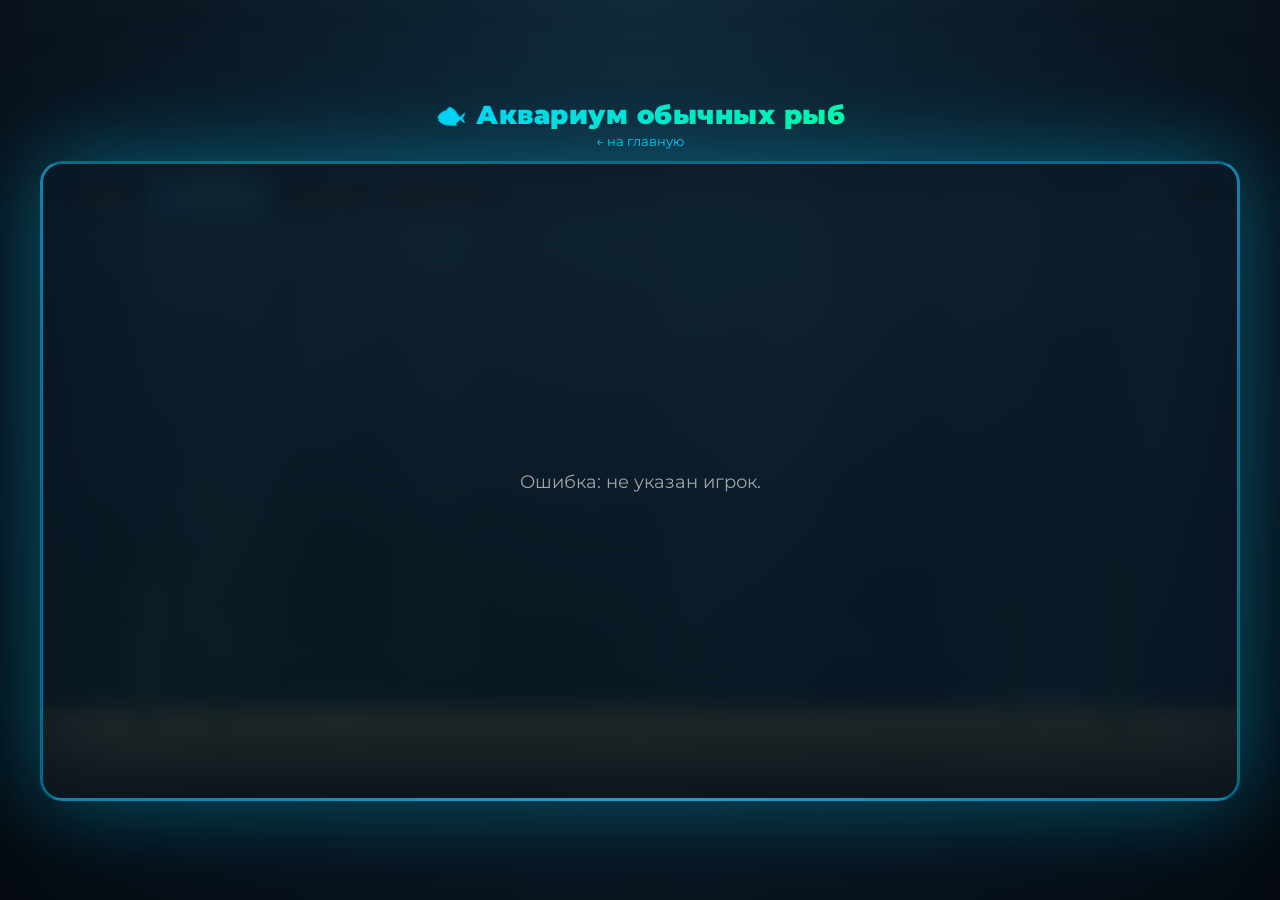
<file: aquarium.html>
<!DOCTYPE html>
<html lang="ru">
<head>
<meta charset="UTF-8">
<meta name="viewport" content="width=device-width, initial-scale=1.0">
<title>Аквариум</title>
<link rel="preconnect" href="https://fonts.googleapis.com">
<link rel="preconnect" href="https://fonts.gstatic.com" crossorigin>
<link href="https://fonts.googleapis.com/css2?family=Montserrat:wght@400;600;700;900&display=swap" rel="stylesheet">
<style>
* { margin: 0; padding: 0; box-sizing: border-box; }
body {
    font-family: 'Montserrat', sans-serif;
    background: radial-gradient(ellipse at 50% 0%, #102a3a 0%, #0a1520 60%, #050a10 100%);
    min-height: 100vh; display: flex; flex-direction: column;
    align-items: center; justify-content: center;
    padding: 20px; color: #fff; overflow: hidden;
    transition: padding 0.3s;
}
body.fullscreen-active { padding: 0; background: #000; }
body.fullscreen-active h1, body.fullscreen-active .subtitle, body.fullscreen-active .aquarium-ui, body.fullscreen-active .loading { display: none !important; }
body.fullscreen-active .aquarium { max-width: 100%; height: 100vh; border-radius: 0; border: none; box-shadow: none; }
body.fullscreen-active .aquarium::after { border-radius: 0; box-shadow: none; }
body.fullscreen-active .sand { border-radius: 0; }

h1 { font-size: 1.6rem; font-weight: 900; background: linear-gradient(135deg, #00d4ff, #00ffa3); -webkit-background-clip: text; -webkit-text-fill-color: transparent; background-clip: text; margin-bottom: 4px; letter-spacing: 0.5px; text-align: center; }
.subtitle { font-size: 0.8rem; color: rgba(255,255,255,0.45); margin-bottom: 12px; text-align: center; }
.subtitle a { color: #00d4ff; text-decoration: none; }
.subtitle a:hover { text-decoration: underline; }

.aquarium { position: relative; width: 100%; max-width: 1200px; height: 640px; border-radius: 22px; overflow: hidden; border: 3px solid rgba(0, 212, 255, 0.35); box-shadow: 0 0 80px rgba(0, 212, 255, 0.3), 0 0 160px rgba(0, 150, 200, 0.15), inset 0 0 100px rgba(0, 80, 130, 0.4); background: radial-gradient(ellipse at 50% -10%, rgba(120, 220, 255, 0.35) 0%, transparent 55%), radial-gradient(ellipse at 20% 100%, rgba(0, 140, 90, 0.3) 0%, transparent 50%), radial-gradient(ellipse at 80% 100%, rgba(0, 100, 160, 0.3) 0%, transparent 50%), linear-gradient(180deg, #1e5680 0%, #124060 30%, #0a2e4a 60%, #061e33 100%); cursor: default; transition: border-radius 0.3s, max-width 0.3s, height 0.3s; }
.aquarium.halloween-mode { border-color: rgba(255, 140, 0, 0.4); box-shadow: 0 0 80px rgba(255, 140, 0, 0.3), 0 0 160px rgba(200, 80, 0, 0.15), inset 0 0 100px rgba(80, 40, 0, 0.4); background: radial-gradient(ellipse at 50% -10%, rgba(255, 180, 50, 0.3) 0%, transparent 55%), radial-gradient(ellipse at 20% 100%, rgba(180, 80, 0, 0.3) 0%, transparent 50%), radial-gradient(ellipse at 80% 100%, rgba(100, 40, 0, 0.3) 0%, transparent 50%), linear-gradient(180deg, #6a3a00 0%, #3a2000 30%, #1a0e00 60%, #0a0500 100%); }
.aquarium.undead-mode { border-color: rgba(150, 200, 100, 0.4); box-shadow: 0 0 80px rgba(150, 200, 100, 0.3), 0 0 160px rgba(80, 120, 60, 0.15), inset 0 0 100px rgba(40, 60, 30, 0.4); background: radial-gradient(ellipse at 50% -10%, rgba(150, 200, 100, 0.3) 0%, transparent 55%), radial-gradient(ellipse at 20% 100%, rgba(80, 120, 60, 0.3) 0%, transparent 50%), radial-gradient(ellipse at 80% 100%, rgba(40, 60, 30, 0.3) 0%, transparent 50%), linear-gradient(180deg, #2a4a20 0%, #1a2a10 30%, #0a1a00 60%, #051000 100%); }

.aquarium .caustics { position: absolute; inset: 0; pointer-events: none; z-index: 2; opacity: 0.55; mix-blend-mode: screen; background: radial-gradient(ellipse 200px 60px at 25% 88%, rgba(120, 230, 255, 0.4) 0%, transparent 70%), radial-gradient(ellipse 260px 50px at 60% 92%, rgba(100, 220, 255, 0.3) 0%, transparent 70%), radial-gradient(ellipse 180px 40px at 85% 85%, rgba(140, 240, 255, 0.35) 0%, transparent 70%); animation: causticsShift 12s ease-in-out infinite; }
.aquarium.halloween-mode .caustics { background: radial-gradient(ellipse 200px 60px at 25% 88%, rgba(255,200,100,0.4) 0%, transparent 70%), radial-gradient(ellipse 260px 50px at 60% 92%, rgba(255,140,0,0.3) 0%, transparent 70%); }
.aquarium.undead-mode .caustics { background: radial-gradient(ellipse 200px 60px at 25% 88%, rgba(150,200,100,0.4) 0%, transparent 70%), radial-gradient(ellipse 260px 50px at 60% 92%, rgba(100,150,80,0.3) 0%, transparent 70%); }
@keyframes causticsShift { 0%, 100% { transform: translateX(0) scale(1); opacity: 0.5; } 33% { transform: translateX(20px) scale(1.05); opacity: 0.7; } 66% { transform: translateX(-15px) scale(0.98); opacity: 0.6; } }

.aquarium::before { content: ''; position: absolute; inset: 0; pointer-events: none; z-index: 50; background: linear-gradient(115deg, transparent 18%, rgba(255,255,255,0.05) 24%, transparent 30%), linear-gradient(115deg, transparent 52%, rgba(255,255,255,0.04) 58%, transparent 64%), linear-gradient(115deg, transparent 78%, rgba(255,255,255,0.03) 84%, transparent 90%); animation: glassShimmer 8s ease-in-out infinite; }
@keyframes glassShimmer { 0%, 100% { opacity: 0.8; } 50% { opacity: 1; } }
.aquarium::after { content: ''; position: absolute; inset: 0; border-radius: 19px; box-shadow: inset 0 0 60px rgba(0, 0, 0, 0.55), inset 0 0 120px rgba(0, 40, 70, 0.4); pointer-events: none; z-index: 51; }

.light-rays { position: absolute; inset: 0; pointer-events: none; z-index: 2; overflow: hidden; }
.light-ray { position: absolute; top: -20%; height: 150%; transform-origin: top center; filter: blur(8px); animation: raySway 10s ease-in-out infinite; background: linear-gradient(180deg, rgba(140, 230, 255, 0.18) 0%, rgba(100, 200, 255, 0.08) 40%, transparent 90%); }
.aquarium.halloween-mode .light-ray { background: linear-gradient(180deg, rgba(255,200,100,0.18) 0%, rgba(255,150,50,0.08) 40%, transparent 90%); }
.aquarium.undead-mode .light-ray { background: linear-gradient(180deg, rgba(150,200,100,0.18) 0%, rgba(100,150,80,0.08) 40%, transparent 90%); }
.light-ray:nth-child(1) { left: 8%; width: 130px; animation-delay: 0s; } .light-ray:nth-child(2) { left: 30%; width: 70px; animation-delay: -3s; opacity: 0.7; } .light-ray:nth-child(3) { left: 52%; width: 160px; animation-delay: -5s; opacity: 0.85; } .light-ray:nth-child(4) { left: 76%; width: 90px; animation-delay: -1.5s; opacity: 0.65; } .light-ray:nth-child(5) { left: 90%; width: 60px; animation-delay: -7s; opacity: 0.5; }
@keyframes raySway { 0%, 100% { transform: rotate(-7deg) translateX(0); opacity: 0.55; } 50% { transform: rotate(5deg) translateX(18px); opacity: 1; } }

.sand { position: absolute; bottom: 0; left: 0; right: 0; height: 90px; z-index: 3; pointer-events: none; border-radius: 0 0 19px 19px; box-shadow: 0 -6px 30px rgba(0, 0, 0, 0.35); background: radial-gradient(ellipse at 15% 0%, rgba(190, 170, 110, 0.55) 0%, transparent 45%), radial-gradient(ellipse at 45% 0%, rgba(170, 150, 95, 0.5) 0%, transparent 45%), radial-gradient(ellipse at 75% 0%, rgba(180, 160, 100, 0.5) 0%, transparent 45%), linear-gradient(180deg, rgba(175, 155, 105, 0.65) 0%, rgba(130, 110, 70, 0.85) 45%, rgba(80, 65, 40, 0.95) 80%, rgba(50, 40, 25, 1) 100%); }
.aquarium.halloween-mode .sand { background: linear-gradient(180deg, rgba(150,80,20,0.65) 0%, rgba(80,40,10,0.85) 45%, rgba(40,20,5,0.95) 100%); }
.aquarium.undead-mode .sand { background: linear-gradient(180deg, rgba(100,120,70,0.65) 0%, rgba(60,80,40,0.85) 45%, rgba(30,40,20,0.95) 100%); }

.plant { position: absolute; bottom: 70px; transform-origin: bottom center; z-index: 4; filter: drop-shadow(0 3px 8px rgba(0,0,0,0.5)); pointer-events: none; }
.plant svg { display: block; overflow: visible; }
.plant-1 { left: 7%; animation: plantSway 5s ease-in-out infinite; } .plant-2 { left: 14%; animation: plantSway 6.5s ease-in-out infinite reverse; } .plant-3 { right: 8%; animation: plantSway 5.8s ease-in-out infinite; } .plant-4 { right: 17%; animation: plantSway 7s ease-in-out infinite reverse; }
@keyframes plantSway { 0%, 100% { transform: rotate(-4deg) scaleY(1); } 50% { transform: rotate(5deg) scaleY(1.04); } }

.bubble-column { position: absolute; bottom: 0; width: 30px; height: 100%; pointer-events: none; z-index: 6; }
.bubble-column.col-1 { left: 22%; } .bubble-column.col-2 { right: 28%; } .bubble-column.col-3 { left: 62%; } .bubble-column.col-4 { left: 80%; }
.bubble { position: absolute; border-radius: 50%; z-index: 6; pointer-events: none; bottom: -20px; border: 1px solid rgba(180, 230, 255, 0.5); background: radial-gradient(circle at 30% 30%, rgba(255, 255, 255, 0.9), rgba(150, 220, 255, 0.3) 55%, transparent 100%); box-shadow: inset -1px -1px 3px rgba(255,255,255,0.4); animation: bubbleRise linear infinite; }
@keyframes bubbleRise { 0% { transform: translateY(0) translateX(0) scale(0.5); opacity: 0; } 8% { opacity: 0.95; } 45% { transform: translateY(-260px) translateX(14px) scale(1); opacity: 0.85; } 75% { transform: translateY(-430px) translateX(-6px) scale(0.9); opacity: 0.65; } 100% { transform: translateY(-600px) translateX(8px) scale(0.7); opacity: 0; } }

#fishCanvas { position: absolute; inset: 0; z-index: 10; pointer-events: none; image-rendering: pixelated; image-rendering: crisp-edges; }
.fish-tooltip { position: absolute; background: rgba(10, 25, 40, 0.94); border: 1px solid rgba(0, 212, 255, 0.5); border-radius: 8px; padding: 4px 10px; font-size: 0.68rem; font-weight: 700; color: #00d4ff; white-space: nowrap; pointer-events: none; z-index: 55; opacity: 0; transition: opacity 0.15s; letter-spacing: 0.3px; transform: translate(-50%, -100%); }
.fish-tooltip.show { opacity: 1; }
.fish-tooltip.boss-tooltip { border-color: rgba(255, 60, 60, 0.8); color: #ff6060; box-shadow: 0 0 12px rgba(255, 40, 40, 0.5); }

.aquarium-ui { position: absolute; top: 16px; left: 18px; right: 18px; display: flex; justify-content: space-between; z-index: 60; pointer-events: none; gap: 8px; flex-wrap: wrap; }
.aquarium-ui > * { pointer-events: auto; }
.ui-left { display: flex; gap: 8px; align-items: center; flex-wrap: wrap; }
.ui-right { display: flex; gap: 8px; align-items: center; flex-wrap: wrap; }

.back-btn, .mode-btn, .type-badge, .fullscreen-btn { font-size: 0.75rem; font-weight: 700; padding: 6px 14px; border-radius: 20px; background: rgba(5, 20, 35, 0.65); backdrop-filter: blur(10px); -webkit-backdrop-filter: blur(10px); border: 1px solid rgba(0, 212, 255, 0.35); color: rgba(255,255,255,0.85); text-decoration: none; display: flex; align-items: center; gap: 6px; transition: all 0.3s; letter-spacing: 0.5px; cursor: pointer; user-select: none; }
.back-btn:hover, .mode-btn:hover, .fullscreen-btn:hover { background: rgba(0, 212, 255, 0.2); color: #fff; border-color: rgba(0, 212, 255, 0.8); }
.fullscreen-btn { font-size: 1rem; padding: 6px 12px; }
.fullscreen-btn.active { background: rgba(0, 212, 255, 0.3); border-color: rgba(0, 212, 255, 0.9); }
.mode-btn.active { background: rgba(0, 212, 255, 0.25); border-color: #00d4ff; color: #fff; box-shadow: 0 0 15px rgba(0, 212, 255, 0.4); }

.type-badge.regular { border-color: rgba(0, 212, 255, 0.35); color: #00d4ff; }
.type-badge.undead { border-color: rgba(150, 200, 100, 0.5); color: #a8b878; }
.type-badge.halloween { border-color: rgba(255, 140, 0, 0.5); color: #ff8c00; }

.loading { position: absolute; inset: 0; display: flex; align-items: center; justify-content: center; z-index: 100; font-size: 1.1rem; color: rgba(255,255,255,0.6); background: rgba(10,20,30,0.85); backdrop-filter: blur(10px); }

@media (max-width: 900px) {
    .aquarium { height: 450px; }
    h1 { font-size: 1.3rem; }
    .sand { height: 60px; }
    .plant { transform: scale(0.65); transform-origin: bottom center; }
    .aquarium-ui { top: 8px; left: 8px; right: 8px; gap: 4px; }
    .back-btn, .mode-btn, .type-badge, .fullscreen-btn { font-size: 0.65rem; padding: 4px 8px; }
}
</style>
</head>
<body>

<h1 id="pageTitle">Аквариум</h1>
<p class="subtitle"><a href="index.html">← на главную</a></p>

<div class="aquarium" id="aquarium">
    <div class="caustics"></div>
    <div class="light-rays">
        <div class="light-ray"></div>
        <div class="light-ray"></div>
        <div class="light-ray"></div>
        <div class="light-ray"></div>
        <div class="light-ray"></div>
    </div>

    <div class="plant plant-1"><svg width="40" height="150" viewBox="0 0 40 150"><path d="M20 150 Q8 115 14 85 Q20 55 12 28 Q6 10 14 0" stroke="#1e6b3a" stroke-width="6" fill="none" stroke-linecap="round"/><path d="M20 150 Q26 120 22 95 Q18 68 26 42 Q32 22 26 8" stroke="#2a8a4a" stroke-width="4" fill="none" stroke-linecap="round"/></svg></div>
    <div class="plant plant-2"><svg width="28" height="105" viewBox="0 0 28 105"><path d="M14 105 Q6 80 12 60 Q18 42 10 20 Q6 8 12 0" stroke="#247a3e" stroke-width="5" fill="none" stroke-linecap="round"/></svg></div>
    <div class="plant plant-3"><svg width="44" height="160" viewBox="0 0 44 160"><path d="M22 160 Q10 125 18 95 Q26 65 16 35 Q10 16 18 0" stroke="#1e6b3a" stroke-width="6" fill="none" stroke-linecap="round"/><path d="M22 160 Q30 130 26 102 Q22 75 30 50 Q36 30 30 12" stroke="#2a8a4a" stroke-width="4" fill="none" stroke-linecap="round"/></svg></div>
    <div class="plant plant-4"><svg width="34" height="125" viewBox="0 0 34 125"><path d="M17 125 Q7 98 13 75 Q19 52 11 28 Q7 13 13 0" stroke="#247a3e" stroke-width="5" fill="none" stroke-linecap="round"/></svg></div>

    <div class="sand"></div>

    <div class="bubble-column col-1"></div>
    <div class="bubble-column col-2"></div>
    <div class="bubble-column col-3"></div>
    <div class="bubble-column col-4"></div>

    <canvas id="fishCanvas"></canvas>
    <div class="fish-tooltip" id="fishTooltip"></div>

    <div class="aquarium-ui">
        <div class="ui-left">
            <a class="back-btn" id="backToInvBtn" href="javascript:history.back()">← Назад</a>
            <a class="mode-btn" id="modeBtnRegular" href="#">🐟 Обычные</a>
            <a class="mode-btn" id="modeBtnUndead" href="#">🧟 Нежить</a>
            <a class="mode-btn" id="modeBtnHalloween" href="#">🎃 Хэллоуин</a>
        </div>
        <div class="ui-right">
            <button class="fullscreen-btn" id="fullscreenBtn" title="На весь экран" style="display:none;">⛶</button>
        </div>
    </div>
    
    <div class="loading" id="loading">Загрузка аквариума...</div>
</div>

<script src="./fish-icons.js"></script>

<script>
// ============================================================
// КОНСТАНТЫ
// ============================================================
const HASH_CELL = 80;
const SCHOOL_RADIUS = 100;
const SCHOOL_MIN_COUNT = 3;
const PROTECTION_RADIUS = 130;
const SCHOOL_UPDATE_INTERVAL = 6;
const VIRTUAL_WIDTH = 2000;
const VIRTUAL_HEIGHT = 1000;

const FLOCK_REPULSION_RADIUS = 350;
const FLOCK_REPULSION_FORCE = 0.8;
const PANIC_RADIUS = 180;

const FORMATION_RADIUS = 65;
const FOLLOW_FORCE = 0.15;
const SEPARATION_FORCE = 0.8;
const ALIGNMENT_FORCE = 0.1;

const SCHOOL_RADIUS_PREDATOR = 150;
const FOLLOW_FORCE_PREDATOR = 0.28;

const PERSONAL_SPACE = 160;
const PERSONAL_SPACE_FORCE = 1.5;

const BOUNDARY_MARGIN = 120;
const BOUNDARY_FORCE = 0.5;
const CORNER_MARGIN = 220;
const CORNER_FORCE = 1.2;

const HUNT_COOLDOWN_MULTIPLIER = 2.5;
const PATROL_VISION = 900;
const PATROL_WAYPOINT_INTERVAL = 3500;
const PATROL_FORCE = 0.12;
const PATROL_FORCE_IN_SCHOOL = 0.06;
const EDGE_ZONE = 260;
const EDGE_BIAS = 0.85;
const FLEE_COOLDOWN = 400;

const FOOD_LIFETIME = 15000;
const FOOD_SINK_SPEED = 0.35;
const FOOD_EAT_RADIUS = 14;
const FOOD_ATTRACT_RADIUS = 400;
const FEED_INTERVAL = 80;

// ============================================================
// БОСС ЛОСОСЬ
// ============================================================
const BOSS_NAME = 'Босс Лосось';
const BOSS_SIZE_MULTIPLIER = 10;
const BOSS_HUNT_COOLDOWN = 10000;
const BOSS_CHASE_SPEED_BOOST = 2.5;
const BOSS_CHASE_RADIUS = 900;
const BOSS_PANIC_RADIUS = 300;
const BOSS_EAT_ANIM_DURATION = 700;
const BOSS_CHASE_TIMEOUT = 5000;

// ============================================================
// URL ПАРАМЕТРЫ
// ============================================================
const urlParams = new URLSearchParams(window.location.search);
const AQUARIUM_TYPE = urlParams.get('type') || 'regular';
const playerName = urlParams.get('player');

// ============================================================
// АКВАРИУМ
// ============================================================
const aquarium = document.getElementById('aquarium');
const canvas = document.getElementById('fishCanvas');
const ctx = canvas.getContext('2d', { alpha: true });
const tooltip = document.getElementById('fishTooltip');
const loadingEl = document.getElementById('loading');

// Настройка кнопок переключения режимов
const playerParam = playerName ? `&player=${encodeURIComponent(playerName)}` : '';
const modeReg = document.getElementById('modeBtnRegular');
const modeUnd = document.getElementById('modeBtnUndead');
const modeHal = document.getElementById('modeBtnHalloween');
const backToInv = document.getElementById('backToInvBtn');

if (modeReg) modeReg.href = `aquarium.html?type=regular${playerParam}`;
if (modeUnd) modeUnd.href = `aquarium.html?type=undead${playerParam}`;
if (modeHal) modeHal.href = `aquarium.html?type=halloween${playerParam}`;
if (backToInv && playerName) backToInv.href = `inventory.html?player=${encodeURIComponent(playerName)}`;

if (AQUARIUM_TYPE === 'halloween') {
    aquarium.classList.add('halloween-mode');
    document.getElementById('pageTitle').textContent = '🎃 Аквариум Хэллоуина';
    if (modeHal) modeHal.classList.add('active');
} else if (AQUARIUM_TYPE === 'undead') {
    aquarium.classList.add('undead-mode');
    document.getElementById('pageTitle').textContent = '🧟 Аквариум нежити';
    if (modeUnd) modeUnd.classList.add('active');
} else {
    document.getElementById('pageTitle').textContent = '🐟 Аквариум обычных рыб';
    if (modeReg) modeReg.classList.add('active');
}

let AQ_W = 0, AQ_H = 0;
let dpr = window.devicePixelRatio || 1;
let camScale = 1;
let camX = 0, camY = 0;

const mouse = { x: -9999, y: -9999, active: false, worldX: -9999, worldY: -9999 };
const hoveredFish = { current: null };

let isFeeding = false;
let lastFeedTime = 0;

let fishCounter = 0;
let fishList = [];

function updateSize() {
    const rect = aquarium.getBoundingClientRect();
    AQ_W = rect.width;
    AQ_H = rect.height;
    dpr = Math.min(window.devicePixelRatio || 1, 2);

    canvas.width = AQ_W * dpr;
    canvas.height = AQ_H * dpr;
    canvas.style.width = AQ_W + 'px';
    canvas.style.height = AQ_H + 'px';
    ctx.setTransform(dpr, 0, 0, dpr, 0, 0);

    camScale = Math.min(AQ_W / VIRTUAL_WIDTH, AQ_H / VIRTUAL_HEIGHT);
    camX = (AQ_W - VIRTUAL_WIDTH * camScale) / 2;
    camY = (AQ_H - VIRTUAL_HEIGHT * camScale) / 2;
}
window.addEventListener('resize', updateSize);

// ============================================================
// ПОЛНОЭКРАННЫЙ РЕЖИМ
// ============================================================
const fullscreenBtn = document.getElementById('fullscreenBtn');
const isFullscreenSupported = document.fullscreenEnabled || document.webkitFullscreenEnabled || document.mozFullScreenEnabled || document.msFullscreenEnabled;
if (isFullscreenSupported) fullscreenBtn.style.display = 'flex';

function toggleFullscreen() {
    if (!document.fullscreenElement && !document.webkitFullscreenElement && !document.mozFullScreenElement && !document.msFullscreenElement) {
        if (aquarium.requestFullscreen) aquarium.requestFullscreen().catch(err => console.warn(err));
        else if (aquarium.webkitRequestFullscreen) aquarium.webkitRequestFullscreen();
        else if (aquarium.mozRequestFullScreen) aquarium.mozRequestFullScreen();
        else if (aquarium.msRequestFullscreen) aquarium.msRequestFullscreen();
    } else {
        if (document.exitFullscreen) document.exitFullscreen();
        else if (document.webkitExitFullscreen) document.webkitExitFullscreen();
        else if (document.mozCancelFullScreen) document.mozCancelFullScreen();
        else if (document.msExitFullscreen) document.msExitFullscreen();
    }
}
fullscreenBtn.addEventListener('click', toggleFullscreen);

function onFullscreenChange() {
    const isFs = !!(document.fullscreenElement || document.webkitFullscreenElement || document.mozFullScreenElement || document.msFullscreenElement);
    if (isFs) {
        document.body.classList.add('fullscreen-active');
        fullscreenBtn.classList.add('active');
        fullscreenBtn.textContent = '✕';
    } else {
        document.body.classList.remove('fullscreen-active');
        fullscreenBtn.classList.remove('active');
        fullscreenBtn.textContent = '⛶';
    }
    setTimeout(updateSize, 50);
    setTimeout(updateSize, 300);
}
document.addEventListener('fullscreenchange', onFullscreenChange);
document.addEventListener('webkitfullscreenchange', onFullscreenChange);
document.addEventListener('mozfullscreenchange', onFullscreenChange);
document.addEventListener('MSFullscreenChange', onFullscreenChange);

// ============================================================
// ВСПОМОГАТЕЛЬНЫЕ
// ============================================================
function randomEdgePoint() {
    if (Math.random() < EDGE_BIAS) {
        const side = Math.floor(Math.random() * 4);
        let x, y;
        if (side === 0) { y = 80 + Math.random() * EDGE_ZONE; x = 150 + Math.random() * (VIRTUAL_WIDTH - 300); }
        else if (side === 1) { x = VIRTUAL_WIDTH - EDGE_ZONE - 80 - Math.random() * (EDGE_ZONE - 80); y = 100 + Math.random() * (VIRTUAL_HEIGHT - 300); }
        else if (side === 2) { y = VIRTUAL_HEIGHT - 220 - Math.random() * EDGE_ZONE; x = 150 + Math.random() * (VIRTUAL_WIDTH - 300); }
        else { x = 80 + Math.random() * EDGE_ZONE; y = 100 + Math.random() * (VIRTUAL_HEIGHT - 300); }
        return { x, y };
    }
    return { x: 300 + Math.random() * (VIRTUAL_WIDTH - 600), y: 150 + Math.random() * (VIRTUAL_HEIGHT - 400) };
}

const SPECIES_PROFILES = {
    'Плотва':     { type: 'schooling', speed: 0.9, sizeRange: [24, 34], verticalZone: [0.2, 0.7], schooling: 0.95, shyness: 0.7, dashChance: 0.25 },
    'Окунь':      { type: 'schooling', speed: 1.0, sizeRange: [30, 42], verticalZone: [0.2, 0.8], schooling: 0.8, shyness: 0.5, dashChance: 0.3 },
    'Карась':     { type: 'grazer', speed: 0.6, sizeRange: [30, 44], verticalZone: [0.4, 0.9], schooling: 0.6, shyness: 0.5, dashChance: 0.15 },
    'Лещ':        { type: 'grazer', speed: 0.5, sizeRange: [32, 46], verticalZone: [0.5, 0.95], schooling: 0.8, shyness: 0.55, dashChance: 0.1 },
    'Карп':       { type: 'grazer', speed: 0.55, sizeRange: [40, 56], verticalZone: [0.4, 0.9], schooling: 0.6, shyness: 0.4, dashChance: 0.1 },
    'Хариус':     { type: 'swift', speed: 1.6, sizeRange: [30, 44], verticalZone: [0.1, 0.6], schooling: 0.5, shyness: 0.6, dashChance: 0.4 },
    'Форель':     { type: 'swift', speed: 1.4, sizeRange: [32, 46], verticalZone: [0.1, 0.6], schooling: 0.5, shyness: 0.5, dashChance: 0.3 },
    'Лосось':     { type: 'swift', speed: 1.3, sizeRange: [40, 56], verticalZone: [0.15, 0.7], schooling: 0.5, shyness: 0.3, dashChance: 0.25 },
    'Щука':       { type: 'predator', speed: 1.1, sizeRange: [44, 60], huntRange: 120, lungeDistance: 60, lungeCooldown: [30000, 50000], lungeDuration: 500, verticalZone: [0.2, 0.8], schooling: 0.85, shyness: 0.4, dashChance: 0.3 },
    'Судак':      { type: 'predator', speed: 1.0, sizeRange: [40, 54], huntRange: 110, lungeDistance: 50, lungeCooldown: [36000, 60000], lungeDuration: 450, verticalZone: [0.3, 0.9], schooling: 0.9, shyness: 0.5, dashChance: 0.2 },
    'Пиранья':    { type: 'predator', speed: 1.2, sizeRange: [30, 42], huntRange: 140, lungeDistance: 70, lungeCooldown: [26000, 44000], lungeDuration: 450, verticalZone: [0.2, 0.7], schooling: 0.98, shyness: 0.2, dashChance: 0.3 },
    'Сом':        { type: 'bottom', speed: 0.6, sizeRange: [52, 72], bottomBias: 0.85, verticalZone: [0.7, 1.0], schooling: 0.5, shyness: 0.3, dashChance: 0.05 },
    'Налим':      { type: 'bottom', speed: 0.7, sizeRange: [40, 54], bottomBias: 0.8, verticalZone: [0.65, 0.95], schooling: 0.5, shyness: 0.5, dashChance: 0.1 },
    'Осётр':      { type: 'bottom', speed: 0.55, sizeRange: [50, 68], bottomBias: 0.9, verticalZone: [0.75, 1.0], schooling: 0.6, shyness: 0.2, dashChance: 0.02 },
    'Угорь':      { type: 'snake', speed: 0.7, sizeRange: [44, 58], verticalZone: [0.6, 1.0], schooling: 0.4, shyness: 0.3, dashChance: 0.05, wiggles: true },
    'Пескарь':    { type: 'generic', speed: 0.7, sizeRange: [20, 30], verticalZone: [0.5, 0.95], schooling: 0.6, shyness: 0.6, dashChance: 0.2 },
    'Краснопёрка':{ type: 'generic', speed: 0.6, sizeRange: [25, 35], verticalZone: [0.3, 0.8], schooling: 0.7, shyness: 0.6, dashChance: 0.15 },
    'Ёрш':        { type: 'generic', speed: 0.5, sizeRange: [20, 30], verticalZone: [0.5, 0.95], schooling: 0.5, shyness: 0.5, dashChance: 0.1 },
    'Уклейка':    { type: 'generic', speed: 1.2, sizeRange: [15, 25], verticalZone: [0.1, 0.5], schooling: 0.9, shyness: 0.7, dashChance: 0.4 },
    'Сазан':      { type: 'generic', speed: 0.5, sizeRange: [50, 70], verticalZone: [0.4, 0.9], schooling: 0.4, shyness: 0.3, dashChance: 0.05 },
    'Минога':     { type: 'snake', speed: 0.6, sizeRange: [30, 40], verticalZone: [0.6, 1.0], schooling: 0.3, shyness: 0.4, dashChance: 0.05, wiggles: true },
    'Голец':      { type: 'generic', speed: 1.1, sizeRange: [30, 45], verticalZone: [0.2, 0.7], schooling: 0.5, shyness: 0.4, dashChance: 0.25 },
    'Белый амур': { type: 'generic', speed: 0.6, sizeRange: [45, 65], verticalZone: [0.3, 0.8], schooling: 0.5, shyness: 0.4, dashChance: 0.1 },
    'Сиг':        { type: 'generic', speed: 0.8, sizeRange: [30, 45], verticalZone: [0.2, 0.7], schooling: 0.6, shyness: 0.5, dashChance: 0.2 },
    'Змееголов':  { type: 'generic', speed: 0.7, sizeRange: [40, 60], verticalZone: [0.4, 0.9], schooling: 0.3, shyness: 0.3, dashChance: 0.15 },
    'Чоп':        { type: 'generic', speed: 0.8, sizeRange: [25, 35], verticalZone: [0.3, 0.8], schooling: 0.5, shyness: 0.5, dashChance: 0.2 },
    'Язь':        { type: 'generic', speed: 0.9, sizeRange: [30, 45], verticalZone: [0.2, 0.8], schooling: 0.6, shyness: 0.5, dashChance: 0.25 },
    'Голавль':    { type: 'generic', speed: 1.0, sizeRange: [30, 50], verticalZone: [0.2, 0.7], schooling: 0.5, shyness: 0.4, dashChance: 0.3 },
    'Линь':       { type: 'generic', speed: 0.5, sizeRange: [30, 45], verticalZone: [0.5, 0.95], schooling: 0.4, shyness: 0.5, dashChance: 0.1 },
    'Босс Лосось':{ type: 'generic', speed: 1.6, sizeRange: [26, 26], verticalZone: [0.2, 0.8], schooling: 0, shyness: 0, dashChance: 0 },
    'Мразь карась':       { type: 'grazer', speed: 0.6, sizeRange: [30, 44], verticalZone: [0.4, 0.9], schooling: 0.6, shyness: 0.5, dashChance: 0.15 },
    'Назойливая тыковка': { type: 'generic', speed: 0.6, sizeRange: [30, 40], verticalZone: [0.4, 0.9], schooling: 0.5, shyness: 0.5, dashChance: 0.15 },
    'Щука падлюка':       { type: 'predator', speed: 1.1, sizeRange: [44, 60], huntRange: 120, lungeDistance: 60, lungeCooldown: [30000, 50000], lungeDuration: 500, verticalZone: [0.2, 0.8], schooling: 0.85, shyness: 0.4, dashChance: 0.3 },
    'Краб шкраб':         { type: 'crab', speed: 0.4, sizeRange: [40, 60], verticalZone: [0.3, 0.9], schooling: 0, shyness: 0.1, dashChance: 0 },
    'Осётр Пётр':         { type: 'bottom', speed: 0.55, sizeRange: [50, 68], bottomBias: 0.9, verticalZone: [0.75, 1.0], schooling: 0.6, shyness: 0.2, dashChance: 0.02 },
    'Удильщик':           { type: 'predator', speed: 0.8, sizeRange: [40, 60], huntRange: 100, lungeDistance: 50, lungeCooldown: [20000, 40000], lungeDuration: 500, verticalZone: [0.5, 1.0], schooling: 0.4, shyness: 0.3, dashChance: 0.2 },
    'Луна в костюме луны':{ type: 'generic', speed: 0.5, sizeRange: [30, 50], verticalZone: [0.2, 0.8], schooling: 0.5, shyness: 0.5, dashChance: 0.1 },
    'Клоун в костюме клоуна': { type: 'generic', speed: 1.0, sizeRange: [25, 40], verticalZone: [0.2, 0.8], schooling: 0.6, shyness: 0.5, dashChance: 0.3 },
    'Судак дурак':        { type: 'predator', speed: 1.0, sizeRange: [40, 54], huntRange: 110, lungeDistance: 50, lungeCooldown: [36000, 60000], lungeDuration: 450, verticalZone: [0.3, 0.9], schooling: 0.9, shyness: 0.5, dashChance: 0.2 },
    'Писклявый пескарь':  { type: 'generic', speed: 0.7, sizeRange: [20, 30], verticalZone: [0.5, 0.95], schooling: 0.6, shyness: 0.6, dashChance: 0.2 },
};

function getProfile(fishName) {
    let searchName = fishName;
    if (searchName.toLowerCase().startsWith('нежить ')) {
        searchName = searchName.substring(7).trim();
    }
    for (const key in SPECIES_PROFILES) {
        if (key.toLowerCase() === searchName.toLowerCase()) return SPECIES_PROFILES[key];
    }
    return { type: 'generic', speed: 0.8, sizeRange: [28, 42], verticalZone: [0.2, 0.8], schooling: 0.5, shyness: 0.5, dashChance: 0.2 };
}

// ============================================================
// КЭШ ИКОНОК
// ============================================================
const iconCache = new Map();
function getCachedIcon(fishName, size) {
    const roundedSize = Math.round(size / 4) * 4;
    const key = fishName + '|' + roundedSize;
    if (iconCache.has(key)) return iconCache.get(key);

    if (typeof window.getFishIcon !== 'function') {
        const img = new Image();
        img.src = 'data:image/svg+xml;utf8,' + encodeURIComponent(`<svg xmlns="http://www.w3.org/2000/svg" viewBox="0 0 32 32"><rect x="8" y="8" width="16" height="16" fill="#888"/></svg>`);
        iconCache.set(key, img);
        return img;
    }

    const icon = window.getFishIcon(fishName, roundedSize / 32);
    const img = new Image();
    img.src = icon;
    iconCache.set(key, img);
    if (iconCache.size > 500) iconCache.delete(iconCache.keys().next().value);
    return img;
}

// ============================================================
// ПРОСТРАНСТВЕННЫЙ ХЭШ
// ============================================================
class SpatialHash {
    constructor(cellSize) { this.cellSize = cellSize; this.cells = new Map(); }
    clear() { this.cells.clear(); }
    key(cx, cy) { return cx + ',' + cy; }
    insert(obj) {
        const cx = Math.floor(obj.x / this.cellSize);
        const cy = Math.floor(obj.y / this.cellSize);
        const k = this.key(cx, cy);
        let arr = this.cells.get(k);
        if (!arr) { arr = []; this.cells.set(k, arr); }
        arr.push(obj);
    }
    queryNear(x, y, radius) {
        const result = [];
        const minCx = Math.floor((x - radius) / this.cellSize);
        const maxCx = Math.floor((x + radius) / this.cellSize);
        const minCy = Math.floor((y - radius) / this.cellSize);
        const maxCy = Math.floor((y + radius) / this.cellSize);
        for (let cx = minCx; cx <= maxCx; cx++) {
            for (let cy = minCy; cy <= maxCy; cy++) {
                const arr = this.cells.get(this.key(cx, cy));
                if (arr) for (let i = 0; i < arr.length; i++) result.push(arr[i]);
            }
        }
        return result;
    }
}
const spatialHash = new SpatialHash(HASH_CELL);

// ============================================================
// КОРМ + ЭФФЕКТЫ БОССА
// ============================================================
const foodList = [];
const bloodParticles = [];
const skeletons = [];

function spawnFood(x, y, count = 4) {
    for (let i = 0; i < count; i++) {
        foodList.push({
            x: x + (Math.random() - 0.5) * 40, y: y + (Math.random() - 0.5) * 20,
            vx: (Math.random() - 0.5) * 0.5, vy: 0.1 + Math.random() * 0.2,
            size: 2.5 + Math.random() * 2.5, life: FOOD_LIFETIME,
            wobble: Math.random() * Math.PI * 2
        });
    }
}

function updateFood(dt) {
    const s = dt / 16;
    for (let i = foodList.length - 1; i >= 0; i--) {
        const f = foodList[i];
        f.life -= dt;
        if (f.life <= 0) { foodList.splice(i, 1); continue; }
        f.wobble += 0.05 * s;
        f.x += (f.vx + Math.sin(f.wobble) * 0.15) * s;
        f.y += (f.vy + FOOD_SINK_SPEED * 0.5) * s;
        const bottomY = VIRTUAL_HEIGHT - 130;
        if (f.y > bottomY) { f.y = bottomY; f.vy *= 0.8; }
    }
}

function drawFood(ctx) {
    for (const f of foodList) {
        const alpha = Math.min(1, f.life / 2000);
        const screenX = f.x * camScale + camX;
        const screenY = f.y * camScale + camY;
        const r = Math.max(0.8, f.size * camScale);
        ctx.save();
        ctx.globalAlpha = alpha;
        ctx.beginPath(); ctx.arc(screenX, screenY, r, 0, Math.PI * 2); ctx.fillStyle = '#ffcc55'; ctx.fill();
        ctx.beginPath(); ctx.arc(screenX - r * 0.3, screenY - r * 0.3, r * 0.4, 0, Math.PI * 2); ctx.fillStyle = 'rgba(255,255,220,0.7)'; ctx.fill();
        ctx.restore();
    }
}

function updateBloodParticles(dt) {
    const s = dt / 16;
    for (let i = bloodParticles.length - 1; i >= 0; i--) {
        const p = bloodParticles[i];
        p.life -= dt;
        if (p.life <= 0) { bloodParticles.splice(i, 1); continue; }
        p.x += p.vx * s;
        p.y += p.vy * s;
        p.vx *= 0.96;
        p.vy *= 0.96;
        p.vy += 0.02 * s;
    }
}

function drawBloodParticles(ctx) {
    for (const p of bloodParticles) {
        const a = p.life / p.maxLife;
        const sx = p.x * camScale + camX;
        const sy = p.y * camScale + camY;
        const r = Math.max(0.5, p.size * camScale * (0.5 + a * 0.5));
        ctx.save();
        ctx.globalAlpha = a * 0.85;
        ctx.beginPath();
        ctx.arc(sx, sy, r, 0, Math.PI * 2);
        ctx.fillStyle = p.color;
        ctx.fill();
        ctx.restore();
    }
}

function updateSkeletons(dt) {
    const s = dt / 16;
    for (let i = skeletons.length - 1; i >= 0; i--) {
        const sk = skeletons[i];
        sk.life -= dt;
        if (sk.life <= 0) { skeletons.splice(i, 1); continue; }
        const floor = VIRTUAL_HEIGHT - 130 - sk.size / 2;
        if (sk.y < floor) {
            sk.y += sk.vy * s;
            if (sk.y > floor) sk.y = floor;
        }
    }
}

function drawSkeletons(ctx) {
    for (const sk of skeletons) {
        const a = Math.min(1, sk.life / 2000);
        const sx = sk.x * camScale + camX;
        const sy = sk.y * camScale + camY;
        const sz = Math.max(8, sk.size * camScale);
        ctx.save();
        ctx.globalAlpha = a;
        ctx.translate(sx, sy);
        ctx.rotate(sk.rot);

        const bone = '#e8e0c0';
        const boneDark = '#a89878';
        ctx.fillStyle = bone;
        ctx.fillRect(-sz * 0.4, -sz * 0.18, sz * 0.22, sz * 0.36);
        ctx.fillStyle = '#2a1a10';
        ctx.fillRect(-sz * 0.35, -sz * 0.1, sz * 0.08, sz * 0.08);
        ctx.fillStyle = boneDark;
        ctx.fillRect(-sz * 0.18, -sz * 0.03, sz * 0.7, sz * 0.06);
        ctx.fillStyle = bone;
        for (let i = 0; i < 4; i++) {
            const rx = -sz * 0.12 + i * sz * 0.14;
            const rh = sz * (0.18 + (i % 2) * 0.04);
            ctx.fillRect(rx, -rh, sz * 0.03, rh * 2);
        }
        ctx.fillStyle = bone;
        ctx.fillRect(sz * 0.5, -sz * 0.1, sz * 0.12, sz * 0.04);
        ctx.fillRect(sz * 0.5, sz * 0.06, sz * 0.12, sz * 0.04);

        ctx.restore();
    }
}

// ============================================================
// ЛИДЕРЫ СТАЙ
// ============================================================
const flockLeaders = new Map();

class FlockLeader {
    constructor(name, isPredator) {
        this.name = name;
        this.isPredator = isPredator;
        if (isPredator) {
            const p = randomEdgePoint();
            this.x = p.x; this.y = p.y;
        } else {
            this.x = Math.random() * VIRTUAL_WIDTH;
            this.y = VIRTUAL_HEIGHT * (0.2 + Math.random() * 0.6);
        }
        this.vx = 0; this.vy = 0;
        this.target = null; this.targetTimer = 0;
        this.speed = isPredator ? 1.15 : 0.6;
        this.changeTarget();
    }
    changeTarget() {
        if (this.isPredator) { this.target = randomEdgePoint(); this.targetTimer = 2500 + Math.random() * 3000; }
        else { this.target = { x: 150 + Math.random() * (VIRTUAL_WIDTH - 300), y: 100 + Math.random() * (VIRTUAL_HEIGHT - 300) }; this.targetTimer = 4000 + Math.random() * 6000; }
    }
    update(dt) {
        this.targetTimer -= dt;
        if (this.targetTimer <= 0 || !this.target) this.changeTarget();
        if (this.target) {
            const dx = this.target.x - this.x;
            const dy = this.target.y - this.y;
            const d = Math.hypot(dx, dy);
            if (d < 50) this.changeTarget();
            const speedMult = 0.05 * (dt / 16);
            this.vx += (dx / d) * speedMult; this.vy += (dy / d) * speedMult;
        }
        for (const [otherName, otherLeader] of flockLeaders.entries()) {
            if (otherName === this.name) continue;
            const dx = this.x - otherLeader.x;
            const dy = this.y - otherLeader.y;
            const d = Math.hypot(dx, dy);
            if (d < FLOCK_REPULSION_RADIUS && d > 0.1) {
                const force = (1 - d / FLOCK_REPULSION_RADIUS) * FLOCK_REPULSION_FORCE;
                this.vx += (dx / d) * force * (dt / 16); this.vy += (dy / d) * force * (dt / 16);
            }
        }
        const sp = Math.hypot(this.vx, this.vy);
        if (sp > this.speed) { this.vx = (this.vx / sp) * this.speed; this.vy = (this.vy / sp) * this.speed; }
        this.x += this.vx * (dt / 16); this.y += this.vy * (dt / 16);
        if (this.x < 100) { this.x = 100; this.vx = Math.abs(this.vx); }
        if (this.x > VIRTUAL_WIDTH - 100) { this.x = VIRTUAL_WIDTH - 100; this.vx = -Math.abs(this.vx); }
        if (this.y < 100) { this.y = 100; this.vy = Math.abs(this.vy); }
        if (this.y > VIRTUAL_HEIGHT - 200) { this.y = VIRTUAL_HEIGHT - 200; this.vy = -Math.abs(this.vy); }
    }
}
function getFlockLeader(name, isPredator) {
    if (!flockLeaders.has(name)) flockLeaders.set(name, new FlockLeader(name, isPredator));
    return flockLeaders.get(name);
}

// ============================================================
// КЛАСС РЫБЫ
// ============================================================
class Fish {
    constructor(name, options = {}) {
        this.id = fishCounter++;
        this.name = name;
        this.profile = getProfile(name);
        this.type = this.profile.type;

        const [minS, maxS] = this.profile.sizeRange;
        this.size = options.size || (minS + Math.random() * (maxS - minS));

        this.isBoss = (name === BOSS_NAME);
        if (this.isBoss) {
            this.size *= BOSS_SIZE_MULTIPLIER;
            this.baseSpeed = 1.6;
            this.bossEatCooldown = 3000;
            this.bossChaseTarget = null;
            this.bossChaseTimer = 0;
            this.bossEatAnim = 0;
            this.bossEatAnimTimer = 0;
        }

        this.homeX = this.size / 2 + Math.random() * (VIRTUAL_WIDTH - this.size);
        this.homeY = this.pickWanderY();
        this.territoryRadius = 200 + Math.random() * 200;

        this.x = options.x !== undefined ? options.x : this.homeX;
        this.y = options.y !== undefined ? options.y : this.homeY;

        this.baseSpeed = this.profile.speed;
        this.vx = (Math.random() > 0.5 ? 1 : -1) * this.baseSpeed * 0.6;
        this.vy = 0; this.dir = this.vx > 0 ? 1 : -1;
        this.bobAmp = 3 + Math.random() * 5;
        this.bobSpeed = 0.001 + Math.random() * 0.0015;
        this.phase = Math.random() * Math.PI * 2;

        this.state = 'swim';
        this.stateTimer = 0;
        this.dashCooldown = Math.random() * 3000;
        this.restTimer = 0;
        this.wanderTarget = null; this.wanderTimer = 0;

        this.target = null;
        this.lungeCooldown = (2000 + Math.random() * 4000) * HUNT_COOLDOWN_MULTIPLIER;
        this.lungeTimer = 0; this.lungeVector = null;
        this.chaseTrailTimer = 0; this.blockedTimer = 0;
        this.patrolTarget = null; this.patrolTimer = 0;
        this.lockedSchoolName = null; this.lockedSchoolTimer = 0;
        this._lungeSignal = 0;

        this.fleeFrom = null; this.fleeTimer = 0; this.fleeCooldown = 0;

        this.schoolCenter = null; this.schoolCount = 0;
        this.isSchooled = false; this.isProtected = false;
        this.flockLeader = null; this.opportunisticSchool = null;
        this.foodTarget = null;

        this.jumpCooldown = Math.random() * 3000;
        this.jumpTimer = 0;
        this.jumpVY = 0;

        this.icon = getCachedIcon(name, this.size);
    }

    pickWanderTarget() {
        return { 
            x: this.homeX + (Math.random() - 0.5) * this.territoryRadius * 1.5, 
            y: this.homeY + (Math.random() - 0.5) * this.territoryRadius 
        };
    }

    pickWanderY() {
        const [vzTop, vzBottom] = this.profile.verticalZone || [0.2, 0.8];
        let targetY;
        if (this.profile.bottomBias) {
            const t = 0.3 + Math.random() * 0.5;
            targetY = VIRTUAL_HEIGHT * vzTop + (VIRTUAL_HEIGHT * (vzBottom - vzTop)) * t;
        } else { targetY = VIRTUAL_HEIGHT * vzTop + Math.random() * (VIRTUAL_HEIGHT * (vzBottom - vzTop)); }
        return Math.max(this.size / 2 + 20, Math.min(VIRTUAL_HEIGHT - 100 - this.size / 2, targetY));
    }

    updateSchool() {
        if (this.isBoss) { this.flockLeader = null; this.isSchooled = false; this.schoolCount = 0; this.isProtected = false; return; }
        if (this.type === 'crab') {
            this.flockLeader = null; this.isSchooled = false; this.schoolCount = 0; this.isProtected = false;
            return;
        }
        const effectiveSchooling = this.profile.schooling || 0;
        if (effectiveSchooling < 0.3) { this.flockLeader = null; this.isSchooled = false; this.schoolCount = 0; this.isProtected = false; return; }
        this.flockLeader = getFlockLeader(this.name, this.type === 'predator');
        const radius = this.type === 'predator' ? SCHOOL_RADIUS_PREDATOR : SCHOOL_RADIUS;
        const nearby = spatialHash.queryNear(this.x, this.y, radius);
        let count = 0;
        for (let i = 0; i < nearby.length; i++) {
            const other = nearby[i];
            if (other === this) continue;
            if (other.name !== this.name) continue;
            if (Math.hypot(other.x - this.x, other.y - this.y) < radius) count++;
        }
        this.schoolCount = count;
        this.isSchooled = count + 1 >= SCHOOL_MIN_COUNT;
        if (this.isSchooled && this.type !== 'predator') {
            const nearPredators = spatialHash.queryNear(this.x, this.y, PROTECTION_RADIUS);
            let predatorNear = false;
            for (let i = 0; i < nearPredators.length; i++) {
                if (nearPredators[i].type === 'predator') { predatorNear = true; break; }
            }
            this.isProtected = predatorNear;
        } else { this.isProtected = false; }
    }

    findPrey() {
        if (this.isBoss) return null;
        if (!this.profile.huntRange) return null;
        const radius = this.lockedSchoolName ? PATROL_VISION : this.profile.huntRange;
        const nearby = spatialHash.queryNear(this.x, this.y, radius);
        let best = null; let bestDist = radius;
        for (let i = 0; i < nearby.length; i++) {
            const other = nearby[i];
            if (other === this) continue;
            if (other.type === 'predator') continue;
            if (other.isBoss) continue;
            if (other.size > this.size * 1.1) continue;
            if (other.state === 'flee') continue;
            if (other.isProtected) continue;
            if (this.lockedSchoolName && other.name !== this.lockedSchoolName) continue;
            const dx = other.x - this.x; const dy = other.y - this.y;
            const d = Math.hypot(dx, dy);
            if (d < bestDist) { bestDist = d; best = other; }
        }
        return best;
    }

    startle(predator) {
        if (this.isBoss) return;
        if (this.type === 'crab') return;
        if (this.type === 'predator' && !predator.isBoss) return;
        if (this.fleeCooldown > 0) return;
        if (this.state === 'flee' && this.fleeTimer > 0) return;
        
        this.state = 'flee'; this.stateTimer = 0;
        this.fleeTimer = 1500 + Math.random() * 1000;
        this.fleeCooldown = FLEE_COOLDOWN;
        this.fleeFrom = predator;
        
        const dx = this.x - predator.x; 
        const dy = this.y - predator.y;
        const d = Math.hypot(dx, dy) || 1;
        
        const fleeSpeed = predator.isBoss ? 5.0 : 3.5;
        this.vx = (dx / d) * fleeSpeed;
        this.vy = (dy / d) * fleeSpeed * 0.6 + (Math.random() - 0.5) * 1.5;
        
        if (predator.isBoss && predator.bossChaseTarget === this) {
            predator.vx *= 1.15;
            predator.vy *= 1.15;
        }
    }

    findFood() {
        if (!foodList.length) return null;
        if (this.type === 'predator' && Math.random() < 0.7) return null;
        let best = null, bestDist = FOOD_ATTRACT_RADIUS;
        for (let i = 0; i < foodList.length; i++) {
            const f = foodList[i];
            const dx = f.x - this.x; const dy = f.y - this.y;
            const d = Math.hypot(dx, dy);
            if (d < bestDist) { bestDist = d; best = f; }
        }
        return best;
    }

    applySchoolForces(dt, s) {
        if (this.isBoss) return;
        if (!this.isSchooled || !this.flockLeader) return;
        if (this.state === 'flee' || this.state === 'lunge' || this.state === 'alert' || this.state === 'blocked') return;
        const leader = this.flockLeader;
        const leaderSpeed = Math.hypot(leader.vx, leader.vy) || 1;
        const dirX = leader.vx / leaderSpeed; const dirY = leader.vy / leaderSpeed;
        const slotDist = 25 + (this.id % 10) * 6;
        const slotSide = ((this.id % 5) - 2) * 12;
        const targetX = leader.x - dirX * slotDist - dirY * slotSide;
        const targetY = leader.y - dirY * slotDist + dirX * slotSide;
        const dx = targetX - this.x; const dy = targetY - this.y;
        const d = Math.hypot(dx, dy) || 1;
        const followForce = this.type === 'predator' ? FOLLOW_FORCE_PREDATOR : FOLLOW_FORCE;
        this.vx += (dx / d) * followForce * s; this.vy += (dy / d) * followForce * s;

        let avgVx = 0, avgVy = 0, alignCount = 0;
        const nearby = spatialHash.queryNear(this.x, this.y, FORMATION_RADIUS);
        for (let i = 0; i < nearby.length; i++) {
            const m = nearby[i];
            if (m === this || m.name !== this.name) continue;
            const dist = Math.hypot(m.x - this.x, m.y - this.y);
            if (dist < FORMATION_RADIUS) {
                avgVx += m.vx; avgVy += m.vy; alignCount++;
                if (dist < 30) {
                    this.vx += ((this.x - m.x) / dist) * SEPARATION_FORCE * (1 - dist / 30) * s;
                    this.vy += ((this.y - m.y) / dist) * SEPARATION_FORCE * (1 - dist / 30) * s;
                }
            }
        }
        if (alignCount > 0) {
            avgVx /= alignCount; avgVy /= alignCount;
            this.vx += (avgVx - this.vx) * ALIGNMENT_FORCE * s;
            this.vy += (avgVy - this.vy) * ALIGNMENT_FORCE * s;
        }
        const nearbyPredators = spatialHash.queryNear(this.x, this.y, PERSONAL_SPACE);
        for (let i = 0; i < nearbyPredators.length; i++) {
            const p = nearbyPredators[i];
            if (p.type !== 'predator') continue;
            if (p.name === this.name) continue;
            const pdx = this.x - p.x; const pdy = this.y - p.y;
            const pd = Math.hypot(pdx, pdy) || 1;
            if (pd < PERSONAL_SPACE) {
                const force = (1 - pd / PERSONAL_SPACE) * PERSONAL_SPACE_FORCE;
                this.vx += (pdx / pd) * force * s; this.vy += (pdy / pd) * force * s;
            }
        }
    }

    applyBoundaryForces(dt, s) {
        if (this.type === 'crab') return;
        const half = this.size / 2;

        if (this.x - half < BOUNDARY_MARGIN) { const force = (1 - (this.x - half) / BOUNDARY_MARGIN) * BOUNDARY_FORCE; this.vx += force * s; }
        if (this.x + half > VIRTUAL_WIDTH - BOUNDARY_MARGIN) { const force = (1 - (VIRTUAL_WIDTH - this.x - half) / BOUNDARY_MARGIN) * BOUNDARY_FORCE; this.vx -= force * s; }
        if (this.y - half < BOUNDARY_MARGIN) { const force = (1 - (this.y - half) / BOUNDARY_MARGIN) * BOUNDARY_FORCE; this.vy += force * s; }
        if (this.y + half > VIRTUAL_HEIGHT - 150 - BOUNDARY_MARGIN) { const force = (1 - (VIRTUAL_HEIGHT - 150 - this.y - half) / BOUNDARY_MARGIN) * BOUNDARY_FORCE; this.vy -= force * s; }

        const cx1 = CORNER_MARGIN, cy1 = CORNER_MARGIN;
        const cx2 = VIRTUAL_WIDTH - CORNER_MARGIN, cy2 = CORNER_MARGIN;
        const cx3 = CORNER_MARGIN, cy3 = VIRTUAL_HEIGHT - 150 - CORNER_MARGIN;
        const cx4 = VIRTUAL_WIDTH - CORNER_MARGIN, cy4 = VIRTUAL_HEIGHT - 150 - CORNER_MARGIN;
        const corners = [[cx1, cy1], [cx2, cy2], [cx3, cy3], [cx4, cy4]];
        for (const [cx, cy] of corners) {
            const dx = this.x - cx; const dy = this.y - cy;
            const d = Math.hypot(dx, dy);
            if (d < CORNER_MARGIN && d > 0.1) {
                const force = (1 - d / CORNER_MARGIN) * CORNER_FORCE;
                this.vx += (dx / d) * force * s; this.vy += (dy / d) * force * s;
            }
        }
    }

    updateCrab(dt, s) {
        const bottomLimit = VIRTUAL_HEIGHT - 130;
        const topLimit = 50;
        const half = this.size / 2;

        this.x += this.vx * s;

        this.jumpCooldown -= dt;
        if (this.jumpTimer > 0) {
            this.jumpTimer -= dt;
            this.vy += 0.15 * s;
        } else {
            if (this.jumpCooldown <= 0) {
                this.jumpCooldown = 1500 + Math.random() * 3000;
                this.jumpVY = (Math.random() > 0.5 ? -1 : 1) * (2.0 + Math.random() * 1.5);
                this.vy = this.jumpVY;
                this.jumpTimer = 30 + Math.random() * 30;
            } else {
                this.vy *= 0.95;
                if (Math.random() < 0.02) this.vy += (Math.random() - 0.5) * 0.1;
            }
        }

        this.y += this.vy * s;

        if (this.y - half < topLimit) { this.y = topLimit + half; this.vy = Math.abs(this.vy); }
        if (this.y + half > bottomLimit) { this.y = bottomLimit - half; this.vy = -Math.abs(this.vy); }
        if (this.x - half < 20) { this.x = 20 + half; this.vx = Math.abs(this.vx); }
        if (this.x + half > VIRTUAL_WIDTH - 20) { this.x = VIRTUAL_WIDTH - 20 - half; this.vx = -Math.abs(this.vx); }

        if (Math.random() < 0.008) this.vx = (Math.random() > 0.5 ? 1 : -1) * (0.3 + Math.random() * 0.5);
        this.vx *= 0.99;

        if (this.vx > 0.05) this.dir = 1;
        else if (this.vx < -0.05) this.dir = -1;

        if (this.foodTarget) {
            const dx = this.foodTarget.x - this.x;
            const dy = this.foodTarget.y - this.y;
            const d = Math.hypot(dx, dy) || 1;
            if (d < FOOD_EAT_RADIUS + this.size * 0.5) {
                const idx = foodList.indexOf(this.foodTarget);
                if (idx !== -1) foodList.splice(idx, 1);
                this.foodTarget = null;
            } else {
                this.vx += (dx / d) * 0.05 * s;
                this.vy += (dy / d) * 0.05 * s;
            }
        }

        this.phase += this.bobSpeed * dt * 0.5;
    }

    updateBoss(dt, s) {
        this.bossEatCooldown -= dt;
        if (this.bossEatAnimTimer > 0) {
            this.bossEatAnimTimer -= dt;
            this.bossEatAnim = 1 - Math.max(0, this.bossEatAnimTimer / BOSS_EAT_ANIM_DURATION);
        } else {
            this.bossEatAnim = 0;
        }

        if (!this.bossChaseTarget || fishList.indexOf(this.bossChaseTarget) === -1) {
            this.bossChaseTarget = null;
            if (this.bossEatCooldown <= 0) {
                let best = null, bestDist = BOSS_CHASE_RADIUS;
                for (let i = 0; i < fishList.length; i++) {
                    const f = fishList[i];
                    if (f === this || f.isBoss) continue;
                    const d = Math.hypot(f.x - this.x, f.y - this.y);
                    if (d < bestDist) { bestDist = d; best = f; }
                }
                if (best) {
                    this.bossChaseTarget = best;
                    this.bossChaseTimer = 0;
                }
            }
        }

        if (this.bossChaseTarget) {
            const t = this.bossChaseTarget;
            const dx = t.x - this.x, dy = t.y - this.y;
            const d = Math.hypot(dx, dy) || 1;
            
            this.vx += (dx / d) * 0.3 * BOSS_CHASE_SPEED_BOOST * s;
            this.vy += (dy / d) * 0.3 * BOSS_CHASE_SPEED_BOOST * s;
            this.bossChaseTimer += dt;

            const bossHalfW = this.size * 0.45;
            const bossHalfH = this.size * 0.25;
            const preyHalfW = t.size * 0.35;
            const preyHalfH = t.size * 0.25;

            if (Math.abs(dx) < bossHalfW + preyHalfW && Math.abs(dy) < bossHalfH + preyHalfH) {
                this.eatFish(t);
            }

            if (this.bossChaseTimer > BOSS_CHASE_TIMEOUT) {
                this.bossChaseTarget = null;
                this.bossEatCooldown = BOSS_HUNT_COOLDOWN * 0.5;
            }
        } else {
            if (this.wanderTimer <= 0 || !this.wanderTarget) {
                this.wanderTarget = this.pickWanderTarget();
                this.wanderTimer = 2500 + Math.random() * 2500;
            }
            if (this.wanderTarget) {
                const dx = this.wanderTarget.x - this.x, dy = this.wanderTarget.y - this.y;
                const d = Math.hypot(dx, dy);
                if (d > 40) { this.vx += (dx / d) * 0.05 * s; this.vy += (dy / d) * 0.05 * s; }
                else { this.wanderTarget = null; }
            }
        }
    }

    eatFish(prey) {
        const idx = fishList.indexOf(prey);
        if (idx === -1) return;

        for (let i = 0; i < 18; i++) {
            const ang = Math.random() * Math.PI * 2;
            const spd = 0.5 + Math.random() * 2.5;
            bloodParticles.push({
                x: prey.x,
                y: prey.y,
                vx: Math.cos(ang) * spd,
                vy: Math.sin(ang) * spd,
                life: 900 + Math.random() * 600,
                maxLife: 1500,
                size: 3 + Math.random() * 5,
                color: Math.random() < 0.5 ? '#c01818' : '#8a0808'
            });
        }

        skeletons.push({
            x: prey.x,
            y: prey.y,
            vy: 0.3 + Math.random() * 0.4,
            rot: (Math.random() - 0.5) * 0.6,
            size: prey.size,
            life: 12000,
            maxLife: 12000,
            name: prey.name
        });

        fishList.splice(idx, 1);

        this.bossEatCooldown = BOSS_HUNT_COOLDOWN;
        this.bossChaseTarget = null;
        this.bossEatAnimTimer = BOSS_EAT_ANIM_DURATION;
        this.bossEatAnim = 0;

        const sp = Math.hypot(this.vx, this.vy) || 1;
        this.vx += (this.vx / sp) * 1.5;
        this.vy += (this.vy / sp) * 1.5;
    }

    update(dt) {
        const s = dt / 16;
        this.stateTimer += dt; this.dashCooldown -= dt; this.restTimer -= dt;
        this.wanderTimer -= dt; this.lungeCooldown -= dt; this.lungeTimer -= dt;
        this.fleeTimer -= dt; this.fleeCooldown -= dt; this.blockedTimer -= dt;

        if (this._lungeSignal > 0) this._lungeSignal -= dt;
        if (this.lockedSchoolTimer > 0) { this.lockedSchoolTimer -= dt; if (this.lockedSchoolTimer <= 0) this.lockedSchoolName = null; }

        if (this.isBoss) {
            this.updateBoss(dt, s);
            this.vx *= 0.985; this.vy *= 0.985;
            const spB = Math.hypot(this.vx, this.vy);
            const maxSpB = this.bossChaseTarget ? 4.5 : 1.8;
            if (spB > maxSpB) { this.vx = (this.vx / spB) * maxSpB; this.vy = (this.vy / spB) * maxSpB; }
            this.x += this.vx * s; this.y += this.vy * s;
            this.phase += this.bobSpeed * dt;
            
            const half = this.size / 2;
            if (this.x + half > VIRTUAL_WIDTH) this.x = VIRTUAL_WIDTH - half;
            if (this.x - half < 0) this.x = half;
            if (this.y + half > VIRTUAL_HEIGHT - 100) this.y = VIRTUAL_HEIGHT - 100 - half;
            if (this.y - half < 20) this.y = 20 + half;
            
            if (this.vx > 0.05) this.dir = 1;
            else if (this.vx < -0.05) this.dir = -1;
            return;
        }

        this.foodTarget = this.findFood();

        if (this.type === 'crab') {
            this.updateCrab(dt, s);
            return;
        }

        if (this.state !== 'flee') {
            const nearBoss = spatialHash.queryNear(this.x, this.y, BOSS_PANIC_RADIUS);
            for (let i = 0; i < nearBoss.length; i++) {
                if (nearBoss[i].isBoss) {
                    this.startle(nearBoss[i]);
                    break;
                }
            }
        }
        
        if (this.type !== 'predator' && this.state !== 'flee') {
            const nearbyPredators = spatialHash.queryNear(this.x, this.y, PANIC_RADIUS);
            for (let i = 0; i < nearbyPredators.length; i++) {
                if (nearbyPredators[i].type === 'predator' && !nearbyPredators[i].isBoss) {
                    if (Math.random() < 0.02) { this.startle(nearbyPredators[i]); break; }
                }
            }
        }

        if (mouse.active && this.state !== 'flee' && this.state !== 'lunge' && this.type !== 'predator') {
            const dx = this.x - mouse.worldX; const dy = this.y - mouse.worldY;
            const dist = Math.hypot(dx, dy);
            const fearRadius = 70 + this.profile.shyness * 90;
            if (dist < fearRadius && dist > 0.1) {
                const force = (1 - dist / fearRadius) * this.profile.shyness * 0.6;
                this.vx += (dx / dist) * force * s; this.vy += (dy / dist) * force * s;
            }
        }

        this.applySchoolForces(dt, s);
        this.applyBoundaryForces(dt, s);

        if (this.type !== 'predator' && !this.isSchooled) {
            const nearPreds = spatialHash.queryNear(this.x, this.y, PERSONAL_SPACE);
            for (let i = 0; i < nearPreds.length; i++) {
                const p = nearPreds[i];
                if (p.type !== 'predator') continue;
                const pdx = this.x - p.x; const pdy = this.y - p.y;
                const pd = Math.hypot(pdx, pdy) || 1;
                if (pd < PERSONAL_SPACE) {
                    const force = (1 - pd / PERSONAL_SPACE) * PERSONAL_SPACE_FORCE;
                    this.vx += (pdx / pd) * force * s; this.vy += (pdy / pd) * force * s;
                }
            }
        }

        if (this.foodTarget) {
            const dx = this.foodTarget.x - this.x; const dy = this.foodTarget.y - this.y;
            const d = Math.hypot(dx, dy) || 1;
            if (d > 5) { this.vx += (dx / d) * 0.18 * s; this.vy += (dy / d) * 0.18 * s; }
            if (d < FOOD_EAT_RADIUS + this.size * 0.5) {
                const idx = foodList.indexOf(this.foodTarget);
                if (idx !== -1) foodList.splice(idx, 1);
                this.foodTarget = null;
            }
        }

        switch (this.type) {
            case 'predator': this.updatePredator(dt, s); break;
            case 'bottom':   this.updateBottom(dt, s); break;
            case 'grazer':   this.updateGrazer(dt, s); break;
            case 'schooling': this.updateSchooling(dt, s); break;
            case 'swift':    this.updateSwift(dt, s); break;
            case 'snake':    this.updateSnake(dt, s); break;
            default:         this.updateGeneric(dt, s); break;
        }

        if (this.state === 'rest') { this.vx *= 0.94; this.vy *= 0.94; }
        else if (this.state === 'flee') { this.vx *= 0.97; this.vy *= 0.97; }
        else if (this.state === 'lunge') { this.vx *= 0.995; this.vy *= 0.995; }
        else { this.vx *= 0.985; this.vy *= 0.985; }

        const minSpeed = this.state === 'rest' ? 0.05 : 0.2;
        if (Math.abs(this.vx) < minSpeed && this.state !== 'flee' && this.state !== 'lunge') {
            this.vx = (this.vx >= 0 ? 1 : -1) * minSpeed;
        }
        let maxSpeed = 2.4;
        if (this.state === 'lunge') maxSpeed = 4.0;
        if (this.state === 'flee') maxSpeed = 3.8;
        const sp = Math.hypot(this.vx, this.vy);
        if (sp > maxSpeed) { this.vx = (this.vx / sp) * maxSpeed; this.vy = (this.vy / sp) * maxSpeed; }

        this.x += this.vx * s; this.y += this.vy * s;
        this.phase += this.bobSpeed * dt;

        const half = this.size / 2;
        if (this.x + half > VIRTUAL_WIDTH) this.x = VIRTUAL_WIDTH - half;
        if (this.x - half < 0) this.x = half;
        if (this.y + half > VIRTUAL_HEIGHT - 100) this.y = VIRTUAL_HEIGHT - 100 - half;
        if (this.y - half < 20) this.y = 20 + half;

        if (this.vx > 0.05) this.dir = 1;
        else if (this.vx < -0.05) this.dir = -1;
        if (this.state === 'flee' && this.fleeTimer <= 0) this.state = 'swim';
    }

    updatePredator(dt, s) {
        if (this.state === 'lunge') {
            if (this.lungeVector) { this.vx = this.lungeVector.x; this.vy = this.lungeVector.y; }
            this.chaseTrailTimer -= dt;
            if (this.chaseTrailTimer <= 0) this.chaseTrailTimer = 60;
            if (this.lungeTimer <= 0) { this.state = 'recover'; this.stateTimer = 0; this.lungeVector = null; }
            return;
        }
        if (this.state === 'recover') {
            if (this.isSchooled && this.flockLeader) {
                const leader = this.flockLeader;
                const dx = leader.x - this.x; const dy = leader.y - this.y;
                const d = Math.hypot(dx, dy) || 1;
                if (d > 40) { this.vx += (dx / d) * 0.06 * s; this.vy += (dy / d) * 0.06 * s; }
            }
            this.vx *= 0.96; this.vy *= 0.96;
            if (this.stateTimer > 800) { this.state = 'swim'; this.stateTimer = 0; }
            return;
        }
        if (this.state === 'blocked') {
            if (this.target && fishList.indexOf(this.target) !== -1) {
                const dx = this.target.x - this.x; const dy = this.target.y - this.y;
                const angle = Math.atan2(dy, dx) + Math.PI / 2;
                this.vx += Math.cos(angle) * 0.08 * s; this.vy += Math.sin(angle) * 0.08 * s;
            }
            this.blockedTimer -= dt;
            if (this.blockedTimer <= 0) {
                this.state = 'swim'; this.stateTimer = 0; this.target = null;
                this.lungeCooldown = (5000 + Math.random() * 5000) * HUNT_COOLDOWN_MULTIPLIER;
            }
            return;
        }
        if (this.state === 'swim') {
            if (this.isSchooled && this.flockLeader && this.flockLeader._lungeSignal > 0) { if (this.lungeCooldown > 0) this.lungeCooldown = 0; }
            if (this.lungeCooldown <= 0) {
                const prey = this.findPrey();
                if (prey) {
                    this.target = prey; this.state = 'alert'; this.stateTimer = 0;
                    if (!this.lockedSchoolName) { this.lockedSchoolName = prey.name; this.lockedSchoolTimer = 25000 + Math.random() * 30000; }
                }
            }
            this.patrolTimer -= dt;
            if (this.patrolTimer <= 0 || !this.patrolTarget) { this.patrolTarget = randomEdgePoint(); this.patrolTimer = PATROL_WAYPOINT_INTERVAL + Math.random() * 2000; }
            if (this.patrolTarget) {
                const dx = this.patrolTarget.x - this.x; const dy = this.patrolTarget.y - this.y;
                const d = Math.hypot(dx, dy) || 1;
                if (d < 60) { this.patrolTarget = null; }
                else { const force = this.isSchooled ? PATROL_FORCE_IN_SCHOOL : PATROL_FORCE; this.vx += (dx / d) * force * s; this.vy += (dy / d) * force * s; }
            }
            if (this.isSchooled && this.flockLeader && !this.lockedSchoolName) {
                const leader = this.flockLeader;
                const ls = Math.hypot(leader.vx, leader.vy) || 1;
                const dirX = leader.vx / ls; const dirY = leader.vy / ls;
                const slotDist = 30 + (this.id % 8) * 7;
                const slotSide = ((this.id % 5) - 2) * 14;
                const targetX = leader.x - dirX * slotDist - dirY * slotSide;
                const targetY = leader.y - dirY * slotDist + dirX * slotSide;
                const dx = targetX - this.x; const dy = targetY - this.y;
                const d = Math.hypot(dx, dy) || 1;
                const pull = d > 20 ? 0.28 : 0.05;
                this.vx += (dx / d) * pull * s; this.vy += (dy / d) * pull * s;
            }
        }
        if (this.state === 'alert') {
            if (!this.target || fishList.indexOf(this.target) === -1) {
                this.target = this.findPrey();
                if (!this.target) { this.state = 'swim'; this.stateTimer = 0; return; }
            }
            this.vx *= 0.9; this.vy *= 0.9;
            const dx = this.target.x - this.x; const dy = this.target.y - this.y;
            const d = Math.hypot(dx, dy);
            if (this.target.isProtected) { this.state = 'blocked'; this.stateTimer = 0; this.blockedTimer = 3000 + Math.random() * 3000; return; }
            if (d < this.profile.lungeDistance && this.stateTimer > 600) { this.startLunge(this.target); return; }
            if (d > this.profile.huntRange) { this.target = null; this.state = 'swim'; this.stateTimer = 0; this.lungeCooldown = 3000 * HUNT_COOLDOWN_MULTIPLIER; }
            if (this.stateTimer > 2000) { this.target = null; this.state = 'swim'; this.stateTimer = 0; this.lungeCooldown = 4000 * HUNT_COOLDOWN_MULTIPLIER; }
        }
    }

    startLunge(prey) {
        if (prey.isProtected) { this.state = 'blocked'; this.stateTimer = 0; this.blockedTimer = 3000 + Math.random() * 3000; return; }
        const dx = prey.x - this.x; const dy = prey.y - this.y;
        const d = Math.hypot(dx, dy) || 1;
        const lungeSpeed = Math.min(4.0, 2.8 + Math.random() * 0.8);
        this.lungeVector = { x: (dx / d) * lungeSpeed, y: (dy / d) * lungeSpeed };
        this.state = 'lunge'; this.stateTimer = 0;
        this.lungeTimer = this.profile.lungeDuration || 700;
        this.chaseTrailTimer = 0;
        prey.startle(this);
        const [minCd, maxCd] = this.profile.lungeCooldown || [5000, 10000];
        const cdMult = this.isSchooled ? 1.6 : 1.0;
        this.lungeCooldown = (minCd + Math.random() * (maxCd - minCd)) * cdMult;
        this.target = null;
        if (this.flockLeader === this) this._lungeSignal = 1200;
    }

    updateBottom(dt, s) {
        if (this.wanderTimer <= 0 || !this.wanderTarget) {
            const [vzTop, vzBottom] = this.profile.verticalZone || [0.7, 1.0];
            const t = 0.3 + Math.random() * 0.6;
            const targetY = VIRTUAL_HEIGHT * vzTop + (VIRTUAL_HEIGHT * (vzBottom - vzTop)) * t;
            this.wanderTarget = { x: this.homeX + (Math.random() - 0.5) * this.territoryRadius * 2, y: targetY };
            this.wanderTimer = 4000 + Math.random() * 4000;
        }
        if (this.wanderTarget) {
            const dx = this.wanderTarget.x - this.x; const dy = this.wanderTarget.y - this.y;
            const d = Math.hypot(dx, dy);
            if (d > 30) { this.vx += (dx / d) * 0.06 * s; this.vy += (dy / d) * 0.06 * s; }
            else { this.wanderTarget = null; }
        }
        if (Math.random() < 0.005) this.vy += (Math.random() - 0.5) * 0.5;
    }

    updateGrazer(dt, s) {
        if (this.state === 'flee') { if (this.fleeTimer <= 0) this.state = 'swim'; return; }
        if (this.state === 'rest' && !this.foodTarget) { if (this.restTimer <= 0) this.state = 'swim'; return; }
        if (this.wanderTimer <= 0 || !this.wanderTarget) { this.wanderTarget = this.pickWanderTarget(); this.wanderTimer = 3000 + Math.random() * 4000; }
        if (this.wanderTarget) {
            const dx = this.wanderTarget.x - this.x; const dy = this.wanderTarget.y - this.y;
            const d = Math.hypot(dx, dy);
            if (d > 25) { this.vx += (dx / d) * 0.06 * s; this.vy += (dy / d) * 0.06 * s; }
            else { this.wanderTarget = null; this.state = 'rest'; this.restTimer = 1000 + Math.random() * 2000; }
        }
    }

    updateSchooling(dt, s) {
        if (this.state === 'flee') { if (this.fleeTimer <= 0) this.state = 'swim'; return; }
        if (this.isSchooled && this.flockLeader) {
            if (Math.random() < 0.01) { this.vx += (Math.random() - 0.5) * 0.2; this.vy += (Math.random() - 0.5) * 0.1; }
        } else {
            const nearby = spatialHash.queryNear(this.x, this.y, 300);
            let best = null, bestDist = 300;
            for (let i = 0; i < nearby.length; i++) {
                const other = nearby[i];
                if (other === this || other.name !== this.name) continue;
                const d = Math.hypot(other.x - this.x, other.y - this.y);
                if (d < bestDist) { bestDist = d; best = other; }
            }
            if (best) {
                const dx = best.x - this.x; const dy = best.y - this.y;
                const d = Math.hypot(dx, dy) || 1;
                this.vx += (dx / d) * 0.12 * s; this.vy += (dy / d) * 0.12 * s;
            } else {
                if (this.wanderTimer <= 0 || !this.wanderTarget) { this.wanderTarget = this.pickWanderTarget(); this.wanderTimer = 2000 + Math.random() * 2000; }
                if (this.wanderTarget) {
                    const dx = this.wanderTarget.x - this.x; const dy = this.wanderTarget.y - this.y;
                    const d = Math.hypot(dx, dy);
                    if (d > 20) { this.vx += (dx / d) * 0.08 * s; this.vy += (dy / d) * 0.08 * s; }
                    else { this.wanderTarget = null; }
                }
            }
        }
    }

    updateSwift(dt, s) {
        if (this.state === 'flee') { if (this.fleeTimer <= 0) this.state = 'swim'; return; }
        if (this.wanderTimer <= 0 || !this.wanderTarget) { this.wanderTarget = this.pickWanderTarget(); this.wanderTimer = 1500 + Math.random() * 2000; }
        if (this.wanderTarget) {
            const dx = this.wanderTarget.x - this.x; const dy = this.wanderTarget.y - this.y;
            const d = Math.hypot(dx, dy);
            if (d > 15) { this.vx += (dx / d) * 0.12 * s; this.vy += (dy / d) * 0.12 * s; }
            else { this.wanderTarget = null; }
        }
        if (this.dashCooldown <= 0) {
            this.dashCooldown = 800 + Math.random() * 1500;
            if (Math.random() < this.profile.dashChance) {
                const angle = Math.random() * Math.PI * 2;
                const power = 1.0 + Math.random() * 1.0;
                this.vx += Math.cos(angle) * power; this.vy += Math.sin(angle) * power * 0.6;
            }
        }
    }

    updateSnake(dt, s) {
        if (this.state === 'flee') { if (this.fleeTimer <= 0) this.state = 'swim'; return; }
        if (this.wanderTimer <= 0 || !this.wanderTarget) { this.wanderTarget = this.pickWanderTarget(); this.wanderTimer = 4000 + Math.random() * 3000; }
        if (this.wanderTarget) {
            const dx = this.wanderTarget.x - this.x; const dy = this.wanderTarget.y - this.y;
            const d = Math.hypot(dx, dy);
            if (d > 20) { this.vx += (dx / d) * 0.06 * s; this.vy += (dy / d) * 0.06 * s; }
            else { this.wanderTarget = null; }
        }
        this.vy += Math.sin(this.phase * 2) * 0.08 * s;
    }

    updateGeneric(dt, s) {
        if (this.state === 'flee') { if (this.fleeTimer <= 0) this.state = 'swim'; return; }
        if (this.wanderTimer <= 0 || !this.wanderTarget) { this.wanderTarget = this.pickWanderTarget(); this.wanderTimer = 2500 + Math.random() * 3000; }
        if (this.wanderTarget) {
            const dx = this.wanderTarget.x - this.x; const dy = this.wanderTarget.y - this.y;
            const d = Math.hypot(dx, dy);
            if (d > 20) { this.vx += (dx / d) * 0.08 * s; this.vy += (dy / d) * 0.08 * s; }
            else { this.wanderTarget = null; }
        }
    }

    draw(ctx) {
        const bob = this.type === 'crab' ? 0 : Math.sin(this.phase) * this.bobAmp;
        const screenX = this.x * camScale + camX;
        const screenY = (this.y + bob) * camScale + camY;
        const screenSize = this.size * camScale;
        
        if (screenX + screenSize / 2 < -20 || screenX - screenSize / 2 > AQ_W + 20 || screenY + screenSize / 2 < -20 || screenY - screenSize / 2 > AQ_H + 20) return;

        ctx.save();

        let drawSize = screenSize;
        if (this.isBoss && this.bossEatAnim > 0) {
            const pulse = 1 + Math.sin(this.bossEatAnim * Math.PI) * 0.25;
            drawSize = screenSize * pulse;
        }

        if (this.dir > 0) {
            ctx.translate(screenX, screenY);
            ctx.scale(-1, 1);
            ctx.drawImage(this.icon, -drawSize / 2, -drawSize / 2, drawSize, drawSize);
        } else {
            ctx.drawImage(this.icon, screenX - drawSize / 2, screenY - drawSize / 2, drawSize, drawSize);
        }

        ctx.restore();
    }
}

function addFish(name, options) {
    const f = new Fish(name, options);
    fishList.push(f);
    return f;
}

// ============================================================
// АНИМАЦИОННЫЙ ЦИКЛ
// ============================================================
let lastTime = performance.now();
let frameCount = 0;
let schoolUpdateCounter = 0;

function animate(now) {
    const dt = Math.min(now - lastTime, 50);
    lastTime = now;

    flockLeaders.forEach(leader => leader.update(dt));

    spatialHash.clear();
    for (let i = 0; i < fishList.length; i++) spatialHash.insert(fishList[i]);

    schoolUpdateCounter++;
    if (schoolUpdateCounter >= SCHOOL_UPDATE_INTERVAL) {
        schoolUpdateCounter = 0;
        for (let i = 0; i < fishList.length; i++) fishList[i].updateSchool();
    }

    for (let i = 0; i < fishList.length; i++) fishList[i].update(dt);

    updateFood(dt);
    updateBloodParticles(dt);
    updateSkeletons(dt);

    if (isFeeding && mouse.active) {
        if (now - lastFeedTime > FEED_INTERVAL) {
            lastFeedTime = now;
            spawnFood(mouse.worldX, mouse.worldY, 2);
        }
    }

    ctx.clearRect(0, 0, AQ_W, AQ_H);

    fishList.sort((a, b) => {
        if (a.isBoss && !b.isBoss) return -1;
        if (!a.isBoss && b.isBoss) return 1;
        return a.y - b.y;
    });

    for (let i = 0; i < fishList.length; i++) fishList[i].draw(ctx);

    drawFood(ctx);
    drawSkeletons(ctx);
    drawBloodParticles(ctx);

    updateHover();

    frameCount++;
    requestAnimationFrame(animate);
}

// ============================================================
// HOVER
// ============================================================
function updateHover() {
    if (!mouse.active) { hoveredFish.current = null; tooltip.classList.remove('show'); return; }
    let best = null; let bestDist = 30;
    const nearby = spatialHash.queryNear(mouse.worldX, mouse.worldY, 40);
    for (let i = 0; i < nearby.length; i++) {
        const f = nearby[i];
        const dx = f.x - mouse.worldX; const dy = f.y - mouse.worldY;
        const d = Math.hypot(dx, dy);
        const hitRadius = (f.isBoss ? f.size * 0.5 : f.size / 2);
        if (d < Math.max(bestDist, hitRadius)) { bestDist = d; best = f; }
    }
    if (best) {
        hoveredFish.current = best;
        let displayName = best.name;
        if (displayName.toLowerCase().startsWith('нежить ')) {
            displayName = '🧟 ' + displayName.substring(7).charAt(0).toUpperCase() + displayName.substring(8);
        }
        if (best.isBoss) {
            displayName = '👑 ' + displayName;
            tooltip.classList.add('boss-tooltip');
        } else {
            tooltip.classList.remove('boss-tooltip');
        }
        tooltip.textContent = displayName;
        tooltip.classList.add('show');
        const sx = best.x * camScale + camX;
        const sy = best.y * camScale + camY - best.size * camScale / 2 - 10;
        tooltip.style.left = sx + 'px';
        tooltip.style.top = sy + 'px';
    } else { hoveredFish.current = null; tooltip.classList.remove('show'); }
}

// ============================================================
// МЫШЬ И КОРМ
// ============================================================
aquarium.addEventListener('mousemove', (e) => {
    const rect = aquarium.getBoundingClientRect();
    const localX = e.clientX - rect.left;
    const localY = e.clientY - rect.top;
    mouse.x = localX; mouse.y = localY;
    mouse.worldX = (localX - camX) / camScale;
    mouse.worldY = (localY - camY) / camScale;
    mouse.active = true;
});
aquarium.addEventListener('mouseleave', () => { mouse.active = false; isFeeding = false; });
aquarium.addEventListener('mousedown', (e) => {
    if (e.button !== 0) return;
    isFeeding = true;
    spawnFood(mouse.worldX, mouse.worldY, 6);
    lastFeedTime = performance.now();
});
window.addEventListener('mouseup', () => { isFeeding = false; });

// ============================================================
// ПУЗЫРЬКИ
// ============================================================
function spawnBubble(columnEl) {
    const bubble = document.createElement('div');
    bubble.className = 'bubble';
    const size = 4 + Math.random() * 9;
    const dur = 4 + Math.random() * 5;
    const offsetX = (Math.random() - 0.5) * 30;
    bubble.style.width = size + 'px'; bubble.style.height = size + 'px';
    bubble.style.left = (15 + offsetX) + 'px'; bubble.style.bottom = '-20px';
    bubble.style.animationDuration = dur + 's';
    bubble.style.animationDelay = (Math.random() * 1.5) + 's';
    columnEl.appendChild(bubble);
    setTimeout(() => bubble.remove(), (dur + 2.5) * 1000);
}
document.querySelectorAll('.bubble-column').forEach((col, i) => {
    const interval = 500 + i * 250;
    setInterval(() => { if (Math.random() < 0.75) spawnBubble(col); }, interval);
    for (let j = 0; j < 3; j++) setTimeout(() => spawnBubble(col), j * 400 + i * 200);
});

// ============================================================
// ЗАГРУЗКА ДАННЫХ ИЗ data.json
// ============================================================
function normalizeKey(s) { return s === null || s === undefined ? '' : String(s).toLowerCase().replace(/ё/g, 'е').trim(); }

async function loadAquariumData() {
    if (!playerName) {
        loadingEl.textContent = 'Ошибка: не указан игрок.';
        return;
    }

    try {
        const response = await fetch('data.json?t=' + Date.now());
        if (!response.ok) throw new Error('HTTP ' + response.status);
        const data = await response.json();

        let playerKey = null;
        for (const key in data) {
            if (key.startsWith('_')) continue;
            if (normalizeKey(key) === normalizeKey(playerName)) { playerKey = key; break; }
        }

        if (!playerKey) {
            loadingEl.textContent = `Игрок @${playerName} не найден.`;
            return;
        }

        const inventory = data[playerKey];
        const halloweenCol = data._halloweenCollection ? data._halloweenCollection[playerName.toLowerCase()] || [] : [];
        const halloweenColSet = new Set(halloweenCol.map(normalizeKey));

        const HALLOWEEN_NAMES = [
            "Мразь карась", "Назойливая тыковка", "Щука падлюка", "Краб шкраб", "Осётр Пётр", "Удильщик",
            "Луна в костюме луны", "Клоун в костюме клоуна", "Судак дурак", "Писклявый пескарь"
        ];

        let addedCount = 0;

        for (const [fishName, count] of Object.entries(inventory)) {
            if (count <= 0) continue;

            const isUndead = normalizeKey(fishName).startsWith('нежить ');
            const isHalloween = HALLOWEEN_NAMES.some(h => normalizeKey(h) === normalizeKey(fishName));

            if (AQUARIUM_TYPE === 'regular') {
                if (!isUndead && !isHalloween) {
                    for (let i = 0; i < count; i++) { addFish(fishName); addedCount++; }
                }
            } else if (AQUARIUM_TYPE === 'undead') {
                if (isUndead) {
                    for (let i = 0; i < count; i++) { addFish(fishName); addedCount++; }
                }
            } else if (AQUARIUM_TYPE === 'halloween') {
                if (isHalloween) {
                    for (let i = 0; i < count; i++) { addFish(fishName); addedCount++; }
                }
            }
        }

        if (AQUARIUM_TYPE === 'halloween') {
            halloweenColSet.forEach(name => {
                let found = false;
                for (const [fishName, count] of Object.entries(inventory)) {
                    if (normalizeKey(fishName) === name && count > 0) { found = true; break; }
                }
                if (!found) {
                    const originalName = HALLOWEEN_NAMES.find(h => normalizeKey(h) === name);
                    if (originalName) { addFish(originalName); addedCount++; }
                }
            });
        }

        if (addedCount === 0) {
            loadingEl.textContent = 'В этом аквариуме пока нет рыб.';
            setTimeout(() => loadingEl.style.display = 'none', 2000);
            return;
        }

        loadingEl.style.display = 'none';
        updateSize();
        requestAnimationFrame(animate);

    } catch (err) {
        console.error(err);
        loadingEl.textContent = 'Не удалось загрузить данные.';
    }
}

setTimeout(loadAquariumData, 100);
</script>
</body>
</html>
</file>
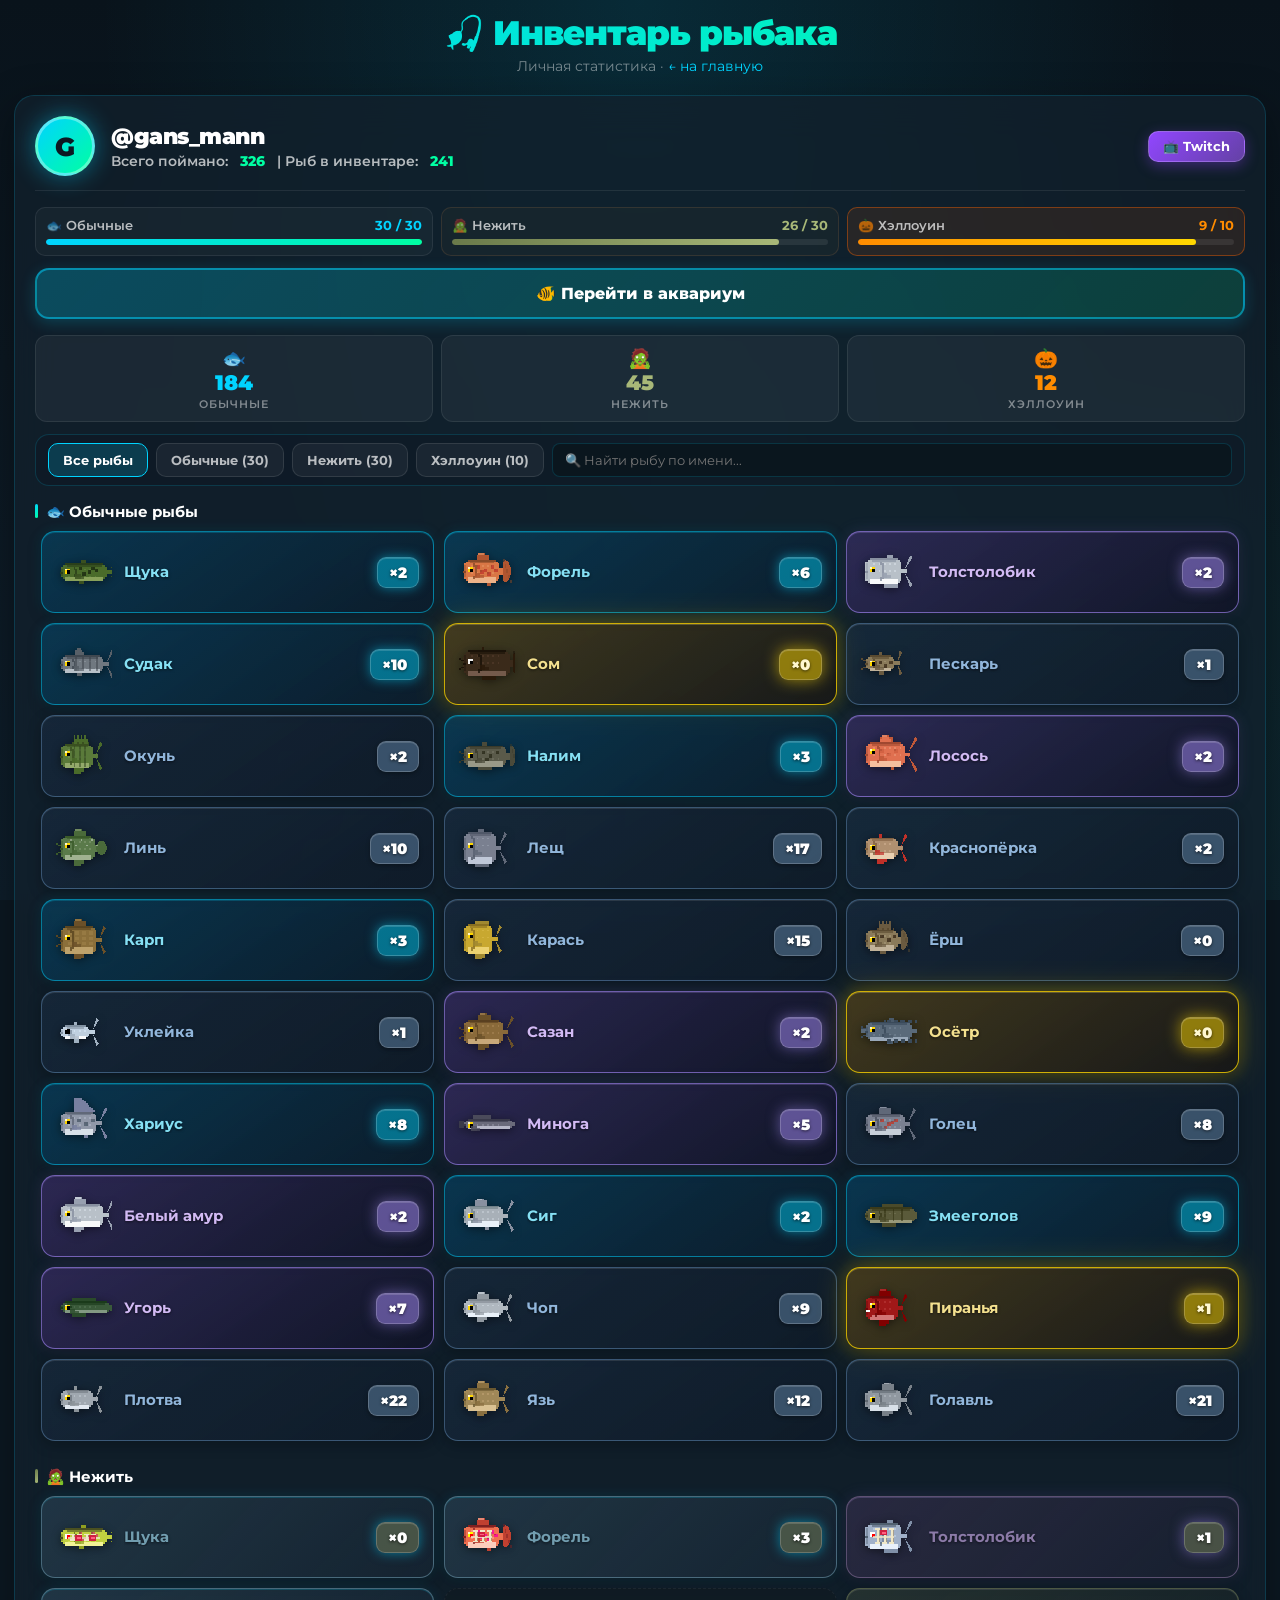
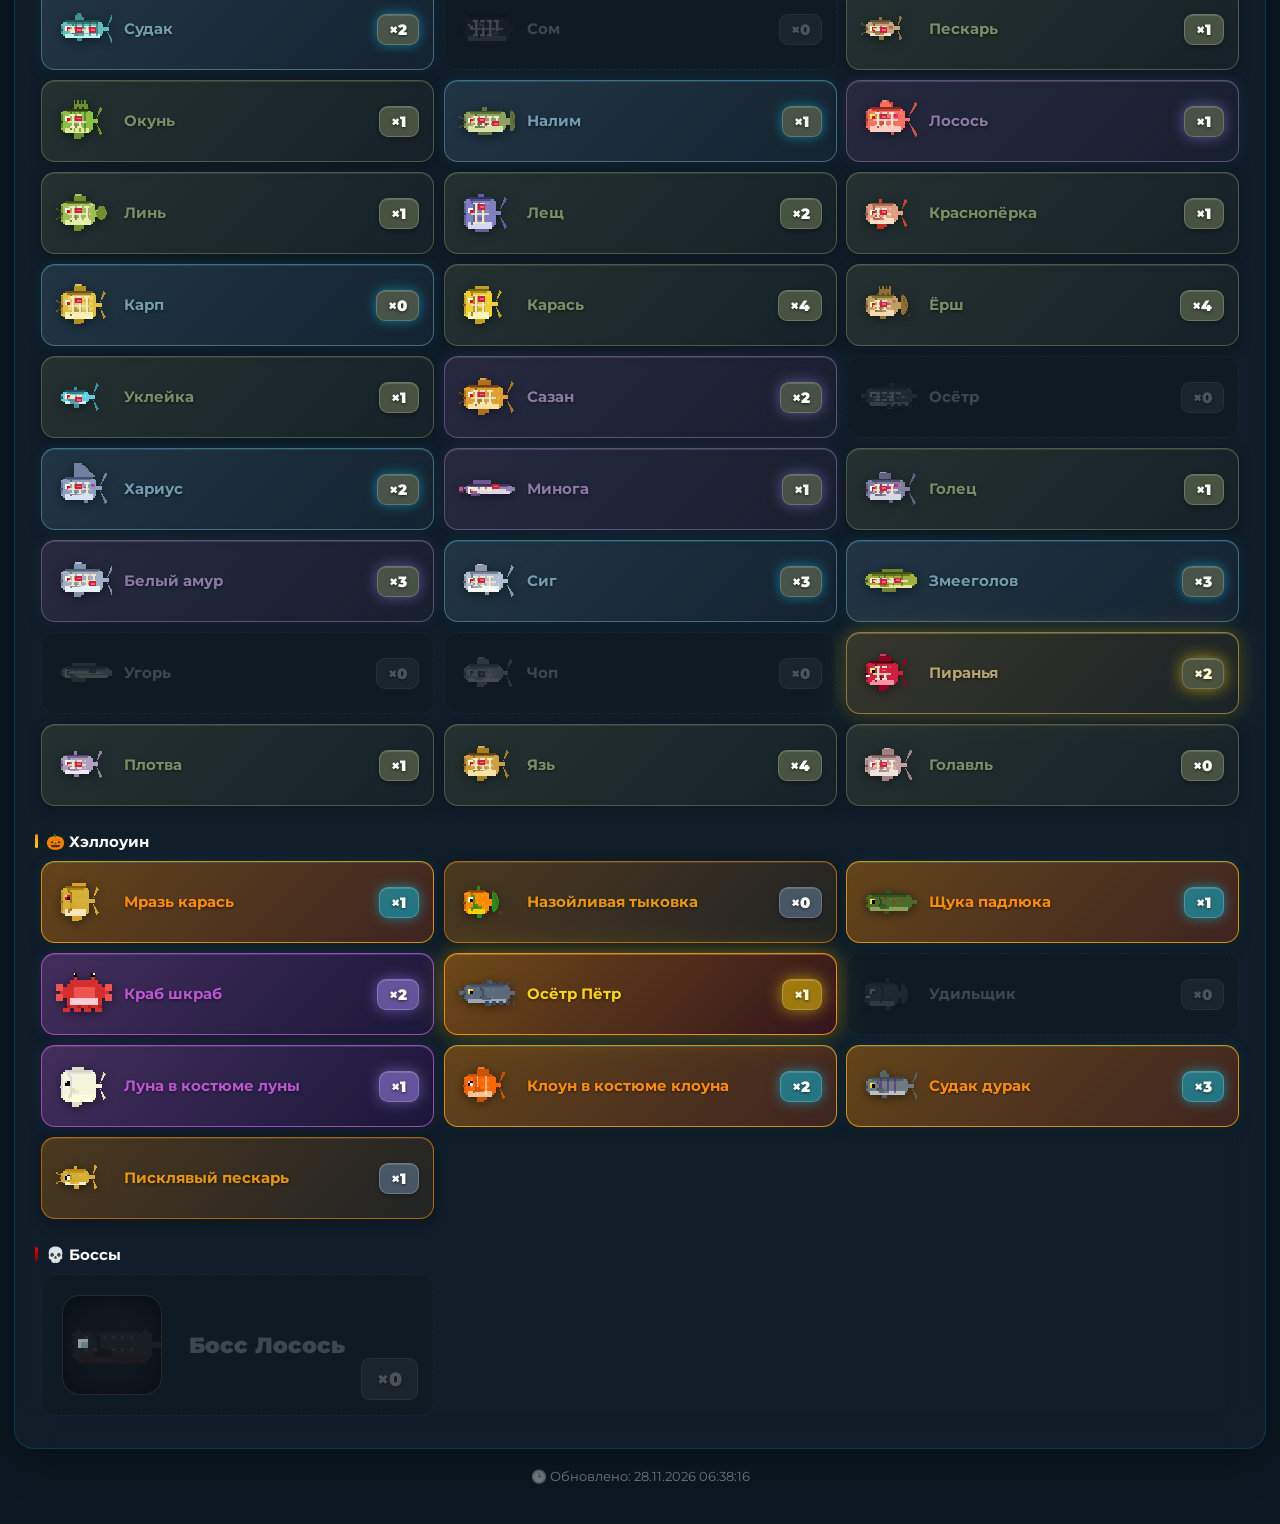
<file: inventory.html>
<!DOCTYPE html>
<html lang="ru">
<head>
<meta charset="UTF-8">
<meta name="viewport" content="width=device-width, initial-scale=1.0">
<title>Инвентарь рыбака — gans_mann</title>
<link rel="icon" type="image/svg+xml" href="./favicon.svg">
<link rel="preconnect" href="https://fonts.googleapis.com">
<link rel="preconnect" href="https://fonts.gstatic.com" crossorigin>
<link href="https://fonts.googleapis.com/css2?family=Montserrat:wght@400;600;700;900&display=swap" rel="stylesheet">
<style>
:root {
    --bg-main: #0c1822;
    --bg-card: rgba(18, 32, 45, 0.75);
    --border-card: rgba(0, 212, 255, 0.16);
    --accent-cyan: #00d4ff;
    --accent-green: #00ffa3;
    --accent-gold: #ffd700;
    --text-primary: #ffffff;
    --text-secondary: rgba(255, 255, 255, 0.7);
    --text-muted: rgba(255, 255, 255, 0.45);
}
* { margin: 0; padding: 0; box-sizing: border-box; }
body {
    font-family: 'Montserrat', sans-serif;
    background-color: var(--bg-main);
    background-image: 
        radial-gradient(ellipse at 50% 0%, rgba(0, 212, 255, 0.12) 0%, transparent 60%),
        radial-gradient(ellipse at 80% 80%, rgba(0, 255, 163, 0.06) 0%, transparent 50%),
        linear-gradient(180deg, #09131b 0%, #0c1822 40%, #0e1e2b 100%);
    background-attachment: fixed;
    min-height: 100vh; color: var(--text-primary);
    padding: 12px 14px 40px; display: flex; justify-content: center;
    overflow-x: hidden; -webkit-font-smoothing: antialiased;
}
.container { width: 100%; max-width: 1300px; position: relative; z-index: 1; }

.header { text-align: center; margin-bottom: 20px; }
.header h1 {
    font-size: 2.1rem; font-weight: 900;
    background: linear-gradient(135deg, var(--accent-cyan), var(--accent-green));
    -webkit-background-clip: text; -webkit-text-fill-color: transparent;
    background-clip: text; margin-bottom: 4px; letter-spacing: -1px;
}
.header .subtitle { font-size: 0.9rem; color: var(--text-muted); }
.header .subtitle a { color: var(--accent-cyan); text-decoration: none; }

.player-card {
    background: var(--bg-card); 
    backdrop-filter: blur(20px); -webkit-backdrop-filter: blur(20px);
    border: 1px solid var(--border-card); 
    border-radius: 20px; 
    padding: 20px;
    box-shadow: 0 12px 40px rgba(0, 0, 0, 0.4);
}

.player-header {
    display: flex; align-items: center; gap: 16px; 
    margin-bottom: 16px; padding-bottom: 14px;
    border-bottom: 1px solid rgba(255, 255, 255, 0.08); 
    flex-wrap: wrap;
}
.player-avatar {
    width: 60px; height: 60px; border-radius: 50%;
    background: linear-gradient(135deg, var(--accent-cyan) 0%, var(--accent-green) 100%);
    display: flex; align-items: center; justify-content: center;
    font-size: 1.6rem; font-weight: 900; color: #0c1822;
    box-shadow: 0 0 24px rgba(0, 212, 255, 0.45); flex-shrink: 0;
    border: 3px solid rgba(255, 255, 255, 0.35);
}
.player-info { flex: 1; min-width: 140px; }
.player-info h2 { font-size: 1.35rem; font-weight: 900; margin-bottom: 4px; letter-spacing: -0.5px; }
.player-info .player-stats { font-size: 0.85rem; color: var(--text-secondary); font-weight: 600; display: flex; gap: 12px; flex-wrap: wrap;}
.player-info .player-stats span { color: var(--accent-green); font-weight: 800; }

.twitch-link {
    display: inline-flex; align-items: center; gap: 6px; padding: 7px 14px;
    background: linear-gradient(135deg, #9146ff, #6441a5); color: white;
    text-decoration: none; border-radius: 10px; font-size: 0.8rem; font-weight: 700;
    transition: all 0.25s; border: 1px solid rgba(255, 255, 255, 0.2);
    box-shadow: 0 4px 14px rgba(145, 70, 255, 0.35);
}
.twitch-link:hover { background: linear-gradient(135deg, #a15aff, #734bc2); transform: translateY(-2px); box-shadow: 0 6px 18px rgba(145, 70, 255, 0.55); }

.collection-progress { display: grid; grid-template-columns: 1fr 1fr 1fr; gap: 8px; margin-bottom: 12px; }
.progress-block { background: rgba(255,255,255,0.03); border: 1px solid rgba(255,255,255,0.08); border-radius: 10px; padding: 10px; }
.progress-block.undead { background: rgba(120,90,60,0.08); border-color: rgba(120,90,60,0.3); }
.progress-block.halloween { background: rgba(255,100,0,0.1); border-color: rgba(255,100,0,0.4); }
.progress-header { display: flex; justify-content: space-between; align-items: center; margin-bottom: 6px; font-size: 0.8rem; font-weight: 600; }
.progress-header .label { color: var(--text-secondary); }
.progress-header .count { color: var(--accent-cyan); font-weight: 700; }
.progress-block.undead .progress-header .count { color: #a8b878; }
.progress-block.halloween .progress-header .count { color: #ff8c00; }
.progress-bar { height: 6px; background: rgba(255,255,255,0.08); border-radius: 3px; overflow: hidden; }
.progress-fill { height: 100%; background: linear-gradient(90deg, var(--accent-cyan), var(--accent-green)); border-radius: 3px; transition: width 0.8s ease; }
.progress-block.undead .progress-fill { background: linear-gradient(90deg, #6a7a4a, #a8b878); }
.progress-block.halloween .progress-fill { background: linear-gradient(90deg, #ff8c00, #ffd700); }

.stats-grid { display: grid; grid-template-columns: 1fr 1fr 1fr; gap: 8px; margin-bottom: 12px; }
.stat-box { background: rgba(255,255,255,0.05); border: 1px solid rgba(255,255,255,0.08); border-radius: 12px; padding: 10px; text-align: center; }
.stat-box .stat-icon { font-size: 1.2rem; margin-bottom: 3px; }
.stat-box .stat-value { font-size: 1.3rem; font-weight: 900; color: var(--accent-cyan); line-height: 1; margin-bottom: 3px; }
.stat-box .stat-label { font-size: 0.7rem; color: var(--text-muted); text-transform: uppercase; letter-spacing: 1px; font-weight: 600; }
.stat-box.undead .stat-value { color: #a8b878; }

.aquarium-single-btn {
    display: flex; align-items: center; justify-content: center; gap: 8px;
    width: 100%; padding: 14px; border-radius: 14px;
    background: linear-gradient(135deg, rgba(0, 212, 255, 0.25) 0%, rgba(0, 255, 163, 0.15) 100%);
    border: 2px solid rgba(0, 212, 255, 0.5); color: #fff;
    font-size: 1rem; font-weight: 800; text-decoration: none;
    margin-bottom: 16px; transition: all 0.3s;
    box-shadow: 0 4px 15px rgba(0, 212, 255, 0.2);
}
.aquarium-single-btn:hover { transform: translateY(-2px); border-color: rgba(0, 212, 255, 0.9); box-shadow: 0 8px 25px rgba(0, 212, 255, 0.4); }

.filter-bar {
    display: flex; gap: 8px; align-items: center; flex-wrap: wrap;
    background: rgba(14, 26, 38, 0.6); border: 1px solid var(--border-card);
    border-radius: 14px; padding: 8px 12px; margin-bottom: 16px;
}
.filter-btn {
    background: rgba(255, 255, 255, 0.05); border: 1px solid rgba(255, 255, 255, 0.1);
    color: var(--text-secondary); padding: 8px 14px; border-radius: 10px;
    font-family: inherit; font-size: 0.82rem; font-weight: 700; cursor: pointer;
    transition: all 0.2s; white-space: nowrap;
}
.filter-btn:hover, .filter-btn.active { background: rgba(0, 212, 255, 0.18); border-color: var(--accent-cyan); color: #fff; }
.filter-search-input {
    flex: 1; min-width: 160px; background: rgba(10, 20, 28, 0.7);
    border: 1px solid var(--border-card); border-radius: 8px;
    padding: 8px 12px; color: #fff; font-family: inherit; font-size: 0.82rem; outline: none;
}
.filter-search-input:focus { border-color: var(--accent-cyan); }

.fish-section h3 { font-size: 0.95rem; font-weight: 700; margin-bottom: 10px; display: flex; align-items: center; gap: 8px; }
.fish-section h3::before { content: ''; width: 3px; height: 14px; background: linear-gradient(135deg, var(--accent-cyan), var(--accent-green)); border-radius: 2px; }
.fish-section.undead-section h3::before { background: linear-gradient(135deg, #6a7a4a, #a8b878); }
.fish-section.halloween-section h3::before { background: linear-gradient(135deg, #ff8c00, #ffd700); }
.fish-section.boss-section h3::before { background: linear-gradient(135deg, #ff0000, #800000); }

.fish-grid { display: grid; grid-template-columns: repeat(auto-fill, minmax(300px, 1fr)); gap: 10px; padding: 8px 6px 12px; margin-top: -8px; }

.fish-item {
    border-radius: 14px; padding: 12px 14px; display: flex; align-items: center; gap: 12px;
    transition: transform 0.25s cubic-bezier(0.4, 0, 0.2, 1), border-color 0.25s ease, box-shadow 0.25s ease;
    cursor: pointer; position: relative; user-select: none; border: 1.5px solid transparent;
    transform: translateZ(0); contain: layout style;
}
.fish-item .fish-item-inner {
    position: absolute; top: 0; left: 0; right: 0; bottom: 0; pointer-events: none; z-index: 0;
    will-change: opacity; transform: translateZ(0); border-radius: 12px; transition: opacity 0.3s ease;
}
.fish-item > * { position: relative; z-index: 1; }

.fish-item:not(.not-caught).rarity-common { color: rgba(160, 200, 240, 0.9); border-color: rgba(120, 170, 220, 0.4); background: linear-gradient(145deg, rgba(30, 50, 75, 0.45) 0%, rgba(14, 26, 40, 0.7) 100%); box-shadow: 0 4px 14px rgba(0, 0, 0, 0.25), inset 0 1px 0 rgba(255, 255, 255, 0.1); }
.fish-item:not(.not-caught).rarity-common:hover { border-color: rgba(160, 215, 255, 0.85); background: linear-gradient(145deg, rgba(45, 75, 110, 0.6) 0%, rgba(18, 34, 52, 0.8) 100%); transform: translateY(-3px); box-shadow: 0 8px 24px rgba(0, 0, 0, 0.35), 0 0 20px rgba(120, 180, 240, 0.25); }
.fish-item:not(.not-caught).rarity-rare { color: rgba(140, 235, 255, 0.95); border-color: rgba(0, 212, 255, 0.5); background: linear-gradient(145deg, rgba(0, 100, 150, 0.35) 0%, rgba(10, 28, 44, 0.7) 100%); box-shadow: 0 4px 14px rgba(0, 0, 0, 0.25), inset 0 1px 0 rgba(0, 212, 255, 0.2), 0 0 14px rgba(0, 212, 255, 0.12); }
.fish-item:not(.not-caught).rarity-rare:hover { border-color: rgba(80, 240, 255, 0.95); background: linear-gradient(145deg, rgba(0, 140, 200, 0.5) 0%, rgba(14, 38, 60, 0.8) 100%); transform: translateY(-3px); box-shadow: 0 8px 26px rgba(0, 0, 0, 0.35), 0 0 26px rgba(0, 212, 255, 0.4); }
.fish-item:not(.not-caught).rarity-epic { color: rgba(220, 195, 255, 0.95); border-color: rgba(167, 139, 250, 0.6); background: linear-gradient(145deg, rgba(100, 60, 160, 0.35) 0%, rgba(16, 18, 38, 0.7) 100%); box-shadow: 0 4px 14px rgba(0, 0, 0, 0.25), inset 0 1px 0 rgba(190, 160, 255, 0.2), 0 0 16px rgba(167, 139, 250, 0.15); }
.fish-item:not(.not-caught).rarity-epic:hover { border-color: rgba(215, 190, 255, 1); background: linear-gradient(145deg, rgba(130, 85, 210, 0.5) 0%, rgba(24, 22, 52, 0.8) 100%); transform: translateY(-3px); box-shadow: 0 8px 28px rgba(0, 0, 0, 0.35), 0 0 28px rgba(167, 139, 250, 0.4); }
.fish-item:not(.not-caught).rarity-legendary { color: rgba(255, 235, 150, 0.95); border-color: rgba(255, 215, 0, 0.75); background: linear-gradient(145deg, rgba(160, 110, 10, 0.35) 0%, rgba(26, 22, 18, 0.7) 100%); box-shadow: 0 4px 16px rgba(0, 0, 0, 0.3), inset 0 1px 0 rgba(255, 235, 120, 0.25), 0 0 18px rgba(255, 215, 0, 0.2); }
.fish-item:not(.not-caught).rarity-legendary .fish-item-inner { box-shadow: 0 0 32px rgba(255, 215, 0, 0.6); opacity: 0.4; animation: gpuAuraPulse 3s ease-in-out infinite; }
.fish-item:not(.not-caught).rarity-legendary:hover { border-color: rgba(255, 245, 150, 1); background: linear-gradient(145deg, rgba(200, 140, 15, 0.5) 0%, rgba(36, 28, 20, 0.8) 100%); transform: translateY(-3px); box-shadow: 0 8px 30px rgba(0, 0, 0, 0.4), 0 0 34px rgba(255, 215, 0, 0.5); }
.fish-item:not(.not-caught).rarity-legendary:hover .fish-item-inner { opacity: 1; box-shadow: 0 0 45px rgba(255, 215, 0, 0.85); }
@keyframes gpuAuraPulse { 0%, 100% { opacity: 0.35; } 50% { opacity: 0.9; } }

.fish-item:not(.not-caught).undead.rarity-common { color: rgba(150, 170, 120, 0.8); border-color: rgba(120, 130, 90, 0.55); background: linear-gradient(135deg, rgba(70, 80, 60, 0.4) 0%, rgba(40, 50, 35, 0.2) 100%); }
.fish-item:not(.not-caught).undead.rarity-common:hover { border-color: rgba(180, 200, 140, 0.9); background: linear-gradient(135deg, rgba(100, 120, 80, 0.55) 0%, rgba(60, 75, 50, 0.3) 100%); box-shadow: 0 8px 24px rgba(140, 160, 100, 0.4); }
.fish-item:not(.not-caught).undead.rarity-rare { color: rgba(130, 180, 200, 0.85); border-color: rgba(100, 140, 160, 0.65); background: linear-gradient(135deg, rgba(60, 90, 110, 0.4) 0%, rgba(40, 60, 80, 0.2) 100%); }
.fish-item:not(.not-caught).undead.rarity-rare:hover { border-color: rgba(160, 210, 240, 0.95); background: linear-gradient(135deg, rgba(90, 130, 160, 0.55) 0%, rgba(60, 90, 110, 0.3) 100%); box-shadow: 0 8px 28px rgba(110, 160, 190, 0.45); }
.fish-item:not(.not-caught).undead.rarity-epic { color: rgba(160, 140, 190, 0.85); border-color: rgba(120, 100, 140, 0.7); background: linear-gradient(135deg, rgba(80, 60, 100, 0.4) 0%, rgba(50, 40, 70, 0.2) 100%); }
.fish-item:not(.not-caught).undead.rarity-epic:hover { border-color: rgba(200, 180, 230, 0.95); background: linear-gradient(135deg, rgba(120, 95, 150, 0.55) 0%, rgba(80, 65, 110, 0.3) 100%); box-shadow: 0 8px 30px rgba(150, 120, 180, 0.45); }
.fish-item:not(.not-caught).undead.rarity-legendary { color: rgba(200, 180, 120, 0.9); border-color: rgba(160, 140, 70, 0.8); background: linear-gradient(135deg, rgba(110, 90, 50, 0.42) 0%, rgba(70, 55, 30, 0.22) 100%); }
.fish-item:not(.not-caught).undead.rarity-legendary .fish-item-inner { box-shadow: 0 0 32px rgba(160, 140, 70, 0.65); opacity: 0.4; animation: gpuAuraPulse 3s ease-in-out infinite; }
.fish-item:not(.not-caught).undead.rarity-legendary:hover { border-color: rgba(230, 210, 120, 1); background: linear-gradient(135deg, rgba(140, 120, 70, 0.58) 0%, rgba(95, 80, 45, 0.32) 100%); }
.fish-item:not(.not-caught).undead.rarity-legendary:hover .fish-item-inner { opacity: 1; box-shadow: 0 0 42px rgba(180, 160, 80, 0.8); }

.fish-item:not(.not-caught).halloween.rarity-common { color: rgba(255, 165, 0, 0.9); border-color: rgba(255, 140, 0, 0.6); background: linear-gradient(135deg, rgba(255, 140, 0, 0.25) 0%, rgba(139, 69, 19, 0.15) 100%); }
.fish-item:not(.not-caught).halloween.rarity-rare { color: #ff8c00; border-color: rgba(255, 165, 0, 0.8); background: linear-gradient(135deg, rgba(255, 140, 0, 0.35) 0%, rgba(255, 69, 0, 0.2) 100%); }
.fish-item:not(.not-caught).halloween.rarity-epic { color: #ba55d3; border-color: rgba(186, 85, 211, 0.8); background: linear-gradient(135deg, rgba(186, 85, 211, 0.3) 0%, rgba(75, 0, 130, 0.2) 100%); }
.fish-item:not(.not-caught).halloween.rarity-legendary { color: #ffd700; border-color: rgba(255, 140, 0, 0.9); background: linear-gradient(135deg, rgba(255, 140, 0, 0.4) 0%, rgba(139, 0, 0, 0.3) 100%); }

.fish-item.boss { padding: 20px; justify-content: flex-start; }
.fish-item.boss .boss-icon-wrap { width: 100px; height: 100px; flex-shrink: 0; margin-right: 15px; background: radial-gradient(circle, rgba(255, 0, 0, 0.3) 0%, rgba(20, 0, 0, 0.7) 80%); border-radius: 18px; border: 1px solid rgba(255, 50, 50, 0.5); display: flex; align-items: center; justify-content: center; box-shadow: inset 0 2px 8px rgba(0, 0, 0, 0.6); }
.fish-item.boss .fish-name { font-size: 1.4rem; font-weight: 900; text-align: left; }
.fish-item.boss .fish-count { position: absolute; bottom: 15px; right: 15px; font-size: 1.2rem; padding: 8px 15px; border-radius: 9px; }
.fish-item:not(.not-caught).boss { color: #ff0000; border: 2px solid #ff0000; background: radial-gradient(circle at center, rgba(255, 0, 0, 0.2) 0%, rgba(20, 0, 0, 0.8) 100%); box-shadow: 0 0 16px rgba(255, 0, 0, 0.4); }
.fish-item:not(.not-caught).boss .fish-item-inner { box-shadow: 0 0 36px rgba(255, 0, 0, 0.75); opacity: 0.45; animation: gpuAuraPulse 2s ease-in-out infinite; }
.fish-item:not(.not-caught).boss:hover { transform: translateY(-3px); }
.fish-item:not(.not-caught).boss:hover .fish-item-inner { opacity: 1; box-shadow: 0 0 52px rgba(255, 0, 0, 0.95); }
.fish-item:not(.not-caught).boss .fish-name { color: #ff5555; text-shadow: 0 0 10px red; }
.fish-item:not(.not-caught).boss .fish-count { background: #ff0000; color: white; box-shadow: 0 0 10px red; }

.fish-item.not-caught { color: rgba(255, 255, 255, 0.35); border-color: rgba(255, 255, 255, 0.1); background: rgba(14, 24, 34, 0.45); box-shadow: none; filter: grayscale(0.85); opacity: 0.55; border-style: dashed; }
.fish-item.not-caught:hover { opacity: 0.85; filter: grayscale(0.3); border-color: rgba(0, 212, 255, 0.4); transform: translateY(-2px); }
.fish-item.not-caught .fish-icon { opacity: 0.4; }
.fish-item.not-caught .fish-count { background: rgba(255, 255, 255, 0.08); color: rgba(255, 255, 255, 0.45); border-color: rgba(255, 255, 255, 0.1); box-shadow: none; }

.fish-icon { width: 56px; height: 56px; image-rendering: pixelated; image-rendering: crisp-edges; object-fit: contain; flex-shrink: 0; transition: transform 0.25s ease, filter 0.25s ease; filter: drop-shadow(0 2px 5px rgba(0, 0, 0, 0.45)); }
.fish-item:hover .fish-icon { transform: scale(1.14); filter: drop-shadow(0 4px 10px rgba(0, 212, 255, 0.4)); }
.fish-name { font-size: 0.95rem; font-weight: 700; flex: 1; min-width: 0; overflow: hidden; text-overflow: ellipsis; white-space: normal; word-break: break-word; line-height: 1.2; display: -webkit-box; -webkit-line-clamp: 3; -webkit-box-orient: vertical; text-shadow: 0 1px 3px rgba(0,0,0,0.6); }
.fish-item.not-caught .fish-name { text-shadow: none; }
.fish-count { background: rgba(0,212,255,0.3); color: #ffffff; font-weight: 900; font-size: 0.95rem; padding: 5px 11px; border-radius: 9px; flex-shrink: 0; min-width: 40px; text-align: center; text-shadow: 0 1px 3px rgba(0,0,0,0.6); border: 1px solid rgba(255,255,255,0.2); box-shadow: inset 0 1px 0 rgba(255,255,255,0.15), 0 2px 4px rgba(0,0,0,0.3); }
.fish-item:not(.not-caught).rarity-common .fish-count { background: rgba(120,160,200,0.4); }
.fish-item:not(.not-caught).rarity-rare .fish-count { background: rgba(0,212,255,0.45); box-shadow: inset 0 1px 0 rgba(255,255,255,0.15), 0 0 12px rgba(0,212,255,0.5); }
.fish-item:not(.not-caught).rarity-epic .fish-count { background: rgba(167,139,250,0.5); box-shadow: inset 0 1px 0 rgba(255,255,255,0.15), 0 0 14px rgba(167,139,250,0.5); }
.fish-item:not(.not-caught).rarity-legendary .fish-count { background: rgba(255,215,0,0.5); box-shadow: inset 0 1px 0 rgba(255,255,255,0.2), 0 0 16px rgba(255,215,0,0.6); color: #fff8d0; }
.fish-item:not(.not-caught).undead .fish-count { background: rgba(120,130,90,0.5); }

.modal-overlay { position: fixed; top: 0; left: 0; width: 100%; height: 100%; background: rgba(0, 0, 0, 0.88); backdrop-filter: blur(14px); display: flex; align-items: center; justify-content: center; z-index: 1000; opacity: 0; pointer-events: none; transition: opacity 0.3s ease; padding: 20px; perspective: 1200px; }
.modal-overlay.show { opacity: 1; pointer-events: auto; }
.fish-modal { background: radial-gradient(ellipse at 30% 20%, rgba(80, 100, 130, 0.95) 0%, transparent 50%), radial-gradient(ellipse at 70% 80%, rgba(40, 60, 85, 0.98) 0%, transparent 60%), linear-gradient(135deg, rgba(35, 55, 80, 0.98) 0%, rgba(15, 28, 42, 0.99) 100%); border-radius: 28px; padding: 40px 32px 28px; max-width: 540px; width: 100%; border: 2px solid rgba(255, 255, 255, 0.15); box-shadow: 0 40px 100px rgba(0, 0, 0, 0.8), 0 0 80px rgba(0, 0, 0, 0.6), inset 0 1px 0 rgba(255, 255, 255, 0.15); position: relative; transform: scale(0.85) translateY(30px) rotateX(8deg); transition: transform 0.55s cubic-bezier(0.34, 1.56, 0.64, 1); overflow: hidden; transform-style: preserve-3d; isolation: isolate; }
.modal-overlay.show .fish-modal { transform: scale(1) translateY(0) rotateX(0deg); }
.fish-modal.boss-modal { max-width: 600px; border-color: #ff0000; box-shadow: 0 40px 100px rgba(0, 0, 0, 0.9), 0 0 100px rgba(255, 0, 0, 0.5), inset 0 1px 0 rgba(255, 100, 100, 0.2); background: radial-gradient(circle at center, rgba(80, 0, 0, 0.95) 0%, rgba(10, 0, 0, 0.98) 100%); }
.fish-modal.boss-modal .modal-fish-icon { width: 250px; height: 250px; object-fit: contain; filter: brightness(1.7) contrast(1.35) saturate(1.4) drop-shadow(0 0 20px rgba(255, 0, 0, 0.9)) drop-shadow(0 0 40px rgba(255, 50, 50, 0.6)); }
.fish-modal.boss-modal .modal-fish-name { font-size: 2.5rem; background: none; -webkit-text-fill-color: #ff2222; color: #ff2222; text-shadow: 0 0 30px red, 0 0 60px rgba(255,0,0,0.6); }
.fish-modal.boss-modal .modal-rarity { color: #ff0000; font-size: 1.2rem; letter-spacing: 10px; }
.fish-modal.boss-modal .modal-info-block .info-value { color: #ff5555; }

.modal-corner { 
    position: absolute; width: 60px; height: 60px; color: currentColor; 
    opacity: 0.7; pointer-events: none; z-index: 6; 
    transition: opacity 0.4s, filter 0.4s; 
    transform: none !important; 
}
.modal-corner.tl { top: 12px; left: 12px; }
.modal-corner.tr { top: 12px; right: 12px; }
.modal-corner.bl { bottom: 12px; left: 12px; }
.modal-corner.br { bottom: 12px; right: 12px; }

.fish-modal:hover .modal-corner { 
    opacity: 1; 
    filter: brightness(1.5) drop-shadow(0 0 10px currentColor); 
    transform: none !important; 
}

.fish-modal::before { content: ''; position: absolute; top: 10px; left: 10px; right: 10px; bottom: 10px; border-radius: 20px; border: 1px solid rgba(255, 255, 255, 0.08); pointer-events: none; z-index: 0; }
.fish-modal::after { content: '❦ ═══ ❦ ═══ ❦'; position: absolute; top: 8px; left: 50%; transform: translateX(-50%); font-size: 0.9rem; color: currentColor; opacity: 0.7; letter-spacing: 4px; z-index: 6; white-space: nowrap; text-shadow: 0 0 10px currentColor; }
.fish-modal.rarity-common { color: rgba(160, 200, 240, 0.9); border-color: rgba(140, 180, 220, 0.6); }
.fish-modal.rarity-rare { color: #00d4ff; border-color: rgba(0, 212, 255, 0.75); }
.fish-modal.rarity-epic { color: #c4b5fd; border-color: rgba(167, 139, 250, 0.8); animation: epicAura 4s ease-in-out infinite; }
.fish-modal.rarity-legendary { color: #ffd700; border-color: rgba(255, 215, 0, 0.9); animation: legendaryAura 3s ease-in-out infinite; }
@keyframes epicAura { 0%, 100% { box-shadow: 0 40px 100px rgba(0,0,0,0.8), 0 0 80px rgba(167,139,250,0.45); } 50% { box-shadow: 0 40px 100px rgba(0,0,0,0.8), 0 0 100px rgba(167,139,250,0.6); } }
@keyframes legendaryAura { 0%, 100% { box-shadow: 0 40px 100px rgba(0,0,0,0.8), 0 0 100px rgba(255,215,0,0.5); } 50% { box-shadow: 0 40px 100px rgba(0,0,0,0.8), 0 0 140px rgba(255,215,0,0.75); } }
.fish-modal.undead.rarity-common { color: rgba(150, 170, 120, 0.9); border-color: rgba(120, 140, 90, 0.7); }
.fish-modal.undead.rarity-rare { color: #8ab4c8; border-color: rgba(100, 140, 160, 0.75); }
.fish-modal.undead.rarity-epic { color: #a890c8; border-color: rgba(130, 100, 150, 0.8); }
.fish-modal.undead.rarity-legendary { color: #c8b078; border-color: rgba(200, 170, 80, 0.9); }
.modal-crown { position: absolute; top: 8px; left: 50%; transform: translateX(-50%); font-size: 42px; filter: drop-shadow(0 4px 12px rgba(255, 215, 0, 0.8)); z-index: 10; animation: crownBob 3s ease-in-out infinite; pointer-events: none; }
@keyframes crownBob { 0%, 100% { transform: translateX(-50%) translateY(0) rotate(-3deg); } 50% { transform: translateX(-50%) translateY(-6px) rotate(3deg); } }
.modal-close { position: absolute; top: 10px; right: 10px; width: 34px; height: 34px; border-radius: 50%; background: rgba(255, 255, 255, 0.1); border: 1px solid rgba(255, 255, 255, 0.2); color: #fff; font-size: 1.1rem; cursor: pointer; display: flex; align-items: center; justify-content: center; transition: all 0.25s; z-index: 20; backdrop-filter: blur(6px); }
.modal-close:hover { background: rgba(255, 80, 80, 0.6); transform: rotate(90deg) scale(1.15); }
.modal-fish-icon-wrap { display: flex; justify-content: center; align-items: center; margin-bottom: 20px; padding: 30px 20px 20px; position: relative; z-index: 2; }
.modal-fish-icon-wrap::before { content: ''; position: absolute; top: 50%; left: 50%; transform: translate(-50%, -50%); width: 260px; height: 260px; border-radius: 50%; background: radial-gradient(circle, currentColor 0%, transparent 60%); opacity: 0.25; animation: haloPulse 3s ease-in-out infinite; z-index: -1; }
@keyframes haloPulse { 0%, 100% { transform: translate(-50%, -50%) scale(1); opacity: 0.25; } 50% { transform: translate(-50%, -50%) scale(1.15); opacity: 0.4; } }
.modal-fish-icon { width: 190px; height: 190px; image-rendering: pixelated; image-rendering: crisp-edges; animation: fishSwim 3s ease-in-out infinite; position: relative; z-index: 2; }
@keyframes fishSwim { 0%, 100% { transform: translateY(0); } 50% { transform: translateY(-12px); } }
.fish-modal .modal-fish-icon-wrap, .fish-modal .modal-fish-name, .fish-modal .modal-info-grid, .fish-modal .modal-counts { opacity: 0; transform: translateY(15px); animation: fadeInUp 0.5s ease forwards; }
.fish-modal .modal-fish-icon-wrap { animation-delay: 0.15s; } .fish-modal .modal-fish-name { animation-delay: 0.25s; } .fish-modal .modal-info-grid { animation-delay: 0.45s; } .fish-modal .modal-counts { animation-delay: 0.55s; }
@keyframes fadeInUp { to { opacity: 1; transform: translateY(0); } }
.modal-fish-name { text-align: center; font-size: 1.7rem; font-weight: 900; margin-bottom: 8px; background: linear-gradient(135deg, #00d4ff, #00ffa3); -webkit-background-clip: text; -webkit-text-fill-color: transparent; background-clip: text; position: relative; z-index: 2; letter-spacing: 1.5px; }
.modal-fish-name.undead { background: linear-gradient(135deg, #8a9a6a, #c8b878); -webkit-background-clip: text; -webkit-text-fill-color: transparent; background-clip: text; }
.modal-fish-name::before, .modal-fish-name::after { content: '❦'; font-size: 1.2rem; color: currentColor; opacity: 0.8; position: absolute; top: 50%; transform: translateY(-50%); -webkit-text-fill-color: currentColor; }
.modal-fish-name::before { left: 8%; } .modal-fish-name::after { right: 8%; }
.modal-rarity { text-align: center; font-size: 0.95rem; font-weight: 800; margin-bottom: 24px; text-transform: uppercase; letter-spacing: 5px; position: relative; z-index: 2; padding: 0 40px; }
.modal-rarity.rarity-common { color: #8ab4d6; } .modal-rarity.rarity-rare { color: #00d4ff; } .modal-rarity.rarity-epic { color: #c4b5fd; } .modal-rarity.rarity-legendary { color: #ffd700; font-size: 1.05rem; letter-spacing: 7px; animation: legendaryGlow 2s ease-in-out infinite; } .modal-rarity.rarity-boss { color: #ff0000; font-size: 1.2rem; letter-spacing: 10px; animation: bossGlow 2s ease-in-out infinite; }
@keyframes legendaryGlow { 0%, 100% { text-shadow: 0 0 22px rgba(255,215,0,0.8); } 50% { text-shadow: 0 0 32px rgba(255,215,0,1); } } @keyframes bossGlow { 0%, 100% { text-shadow: 0 0 22px rgba(255,0,0,0.8); } 50% { text-shadow: 0 0 40px rgba(255,0,0,1); } }
.modal-rarity::after { content: ''; display: block; width: 60%; height: 1px; margin: 10px auto 0; background: linear-gradient(90deg, transparent 0%, currentColor 50%, transparent 100%); opacity: 0.6; }
.modal-info-grid { display: grid; grid-template-columns: 1fr 1fr; gap: 14px; margin-bottom: 18px; position: relative; z-index: 2; }
.modal-info-block { background: linear-gradient(135deg, rgba(255,255,255,0.08) 0%, rgba(255,255,255,0.02) 100%); border: 1px solid rgba(255,255,255,0.15); border-radius: 18px; padding: 18px 14px; text-align: center; position: relative; overflow: hidden; }
.modal-info-block .info-label { font-size: 0.7rem; color: rgba(255,255,255,0.6); text-transform: uppercase; letter-spacing: 2.5px; font-weight: 700; margin-bottom: 10px; }
.modal-info-block .info-value { font-size: 1.35rem; font-weight: 900; color: #00d4ff; }
.modal-info-block .info-value.record { color: #ffd700; }
.modal-info-block .info-value.no-record { color: rgba(255,255,255,0.35); font-size: 0.9rem; font-weight: 600; }
.modal-counts { display: grid; grid-template-columns: 1fr 1fr; gap: 10px; position: relative; z-index: 2; }
.modal-count-item { text-align: center; padding: 14px 10px; background: linear-gradient(135deg, rgba(0,212,255,0.18) 0%, rgba(0,212,255,0.05) 100%); border: 1px solid rgba(0,212,255,0.4); border-radius: 14px; }
.modal-count-item .count-label { font-size: 0.65rem; color: rgba(255,255,255,0.6); text-transform: uppercase; letter-spacing: 1.5px; font-weight: 700; margin-bottom: 6px; }
.modal-count-item .count-value { font-size: 1.6rem; font-weight: 900; color: #00d4ff; line-height: 1; }
.modal-count-item.lifetime { background: linear-gradient(135deg, rgba(255,215,0,0.18) 0%, rgba(255,215,0,0.05) 100%); border-color: rgba(255,215,0,0.5); }
.modal-count-item.lifetime .count-value { color: #ffd700; }
.modal-counts.undead .modal-count-item { background: linear-gradient(135deg, rgba(140,160,100,0.2) 0%, rgba(140,160,100,0.06) 100%); border-color: rgba(140,160,100,0.5); }
.modal-counts.undead .modal-count-item .count-value { color: #a8b878; }
.modal-counts.undead .modal-count-item.lifetime { background: linear-gradient(135deg, rgba(200,180,100,0.2) 0%, rgba(200,180,100,0.06) 100%); border-color: rgba(200,180,100,0.6); }
.modal-counts.undead .modal-count-item.lifetime .count-value { color: #e0d090; }

@media (max-width: 700px) {
    body { padding: 8px; padding-top: 12px; }
    .header h1 { font-size: 1.5rem; }
    .player-card { padding: 12px; border-radius: 14px; }
    .player-header { flex-direction: column; text-align: center; }
    .collection-progress { grid-template-columns: 1fr; }
    .stats-grid { grid-template-columns: 1fr; }
    .fish-grid { grid-template-columns: repeat(auto-fill, minmax(200px, 1fr)); }
    .fish-icon { width: 44px; height: 44px; }
    .modal-fish-icon { width: 120px; height: 120px; }
    .fish-modal { padding: 24px 20px 20px; }
    .modal-fish-name { font-size: 1.3rem; }
    .modal-counts { grid-template-columns: 1fr; }
    .fish-modal.boss-modal .modal-fish-icon { width: 180px; height: 180px; }
    .fish-modal.boss-modal .modal-fish-name { font-size: 1.8rem; }
    .fish-item.boss .boss-icon-wrap { width: 80px; height: 80px; }
    .filter-bar { flex-direction: column; align-items: stretch; }
    .filter-btn { width: 100%; text-align: center; }
}
</style>
</head>
<body>
<div class="container">
    <div class="header">
        <a href="index.html" style="text-decoration:none;">
            <h1>🎣 Инвентарь рыбака</h1>
        </a>
        <p class="subtitle">Личная статистика · <a href="index.html">← на главную</a></p>
    </div>

    <div class="player-card" id="playerCard">
        <div class="loading">Загрузка инвентаря...</div>
    </div>

    <div class="last-update" id="lastUpdate" style="display: none; text-align:center; margin-top:20px; color: var(--text-muted); font-size: 0.8rem;">
        🕒 Обновлено: <span class="update-time" id="updateTime"></span>
    </div>
</div>

<div class="modal-overlay" id="fishModal">
    <div class="fish-modal" id="fishModalContent"></div>
</div>

<script src="./fish-icons.js"></script>
<script>
function escapeHtml(str) {
    if (str === null || str === undefined) return '';
    return String(str).replace(/&/g, '&amp;').replace(/</g, '&lt;').replace(/>/g, '&gt;').replace(/"/g, '&quot;').replace(/'/g, '&#39;');
}
function normalizeKey(s) { return s === null || s === undefined ? '' : String(s).toLowerCase().replace(/ё/g, 'е').trim(); }
function findNormalized(obj, targetKey) {
    if (!obj || typeof obj !== 'object') return null;
    const target = normalizeKey(targetKey);
    for (const k in obj) { if (normalizeKey(k) === target) return { key: k, value: obj[k] }; }
    return null;
}

const ALL_FISH = ["Щука", "Форель", "Толстолобик", "Судак", "Сом", "Пескарь", "Окунь", "Налим", "Лосось", "Линь", "Лещ", "Краснопёрка", "Карп", "Карась", "Ёрш", "Уклейка", "Сазан", "Осётр", "Хариус", "Минога", "Голец", "Белый амур", "Сиг", "Змееголов", "Угорь", "Чоп", "Пиранья", "Плотва", "Язь", "Голавль"];
const HALLOWEEN_FISH = ["Мразь карась", "Назойливая тыковка", "Щука падлюка", "Краб шкраб", "Осётр Пётр", "Удильщик", "Луна в костюме луны", "Клоун в костюме клоуна", "Судак дурак", "Писклявый пескарь"];
const BOSS_FISH = ["Босс Лосось"];

const FISH_DATA = {
    'Щука': { min: 10, max: 120, rarity: 'rare' }, 'Форель': { min: 10, max: 70, rarity: 'rare' }, 'Карп': { min: 20, max: 100, rarity: 'rare' }, 'Окунь': { min: 10, max: 40, rarity: 'common' }, 'Сом': { min: 10, max: 250, rarity: 'legendary' }, 'Осётр': { min: 20, max: 200, rarity: 'legendary' }, 'Пиранья': { min: 5, max: 30, rarity: 'legendary' }, 'Лосось': { min: 20, max: 120, rarity: 'epic' }, 'Уклейка': { min: 5, max: 15, rarity: 'common' }, 'Плотва': { min: 7, max: 30, rarity: 'common' }, 'Ёрш': { min: 5, max: 20, rarity: 'common' }, 'Лещ': { min: 15, max: 60, rarity: 'common' }, 'Голавль': { min: 10, max: 60, rarity: 'common' }, 'Язь': { min: 10, max: 60, rarity: 'common' }, 'Линь': { min: 20, max: 50, rarity: 'common' }, 'Судак': { min: 10, max: 90, rarity: 'rare' }, 'Голец': { min: 20, max: 60, rarity: 'common' }, 'Сиг': { min: 20, max: 60, rarity: 'rare' }, 'Хариус': { min: 20, max: 50, rarity: 'rare' }, 'Змееголов': { min: 20, max: 100, rarity: 'rare' }, 'Налим': { min: 20, max: 80, rarity: 'rare' }, 'Минога': { min: 15, max: 40, rarity: 'epic' }, 'Толстолобик': { min: 10, max: 100, rarity: 'epic' }, 'Белый амур': { min: 30, max: 120, rarity: 'epic' }, 'Угорь': { min: 20, max: 150, rarity: 'epic' }, 'Чоп': { min: 5, max: 30, rarity: 'common' }, 'Сазан': { min: 20, max: 100, rarity: 'epic' }, 'Карась': { min: 10, max: 40, rarity: 'common' }, 'Краснопёрка': { min: 5, max: 35, rarity: 'common' }, 'Пескарь': { min: 5, max: 15, rarity: 'common' },
    'Мразь карась': { min: 10, max: 40, rarity: 'rare' }, 'Назойливая тыковка': { min: 10, max: 30, rarity: 'common' }, 'Щука падлюка': { min: 30, max: 100, rarity: 'rare' }, 'Краб шкраб': { min: 10, max: 40, rarity: 'epic' }, 'Осётр Пётр': { min: 50, max: 180, rarity: 'legendary' }, 'Удильщик': { min: 20, max: 80, rarity: 'legendary' }, 'Луна в костюме луны': { min: 20, max: 60, rarity: 'epic' }, 'Клоун в костюме клоуна': { min: 10, max: 40, rarity: 'rare' }, 'Судак дурак': { min: 20, max: 70, rarity: 'rare' }, 'Писклявый пескарь': { min: 5, max: 20, rarity: 'common' },
    'Босс Лосось': { min: 2000, max: 2000, rarity: 'boss' }
};
const RARITY_INFO = { common: { label: 'Обычная', icon: '⚪' }, rare: { label: 'Редкая', icon: '🔷' }, epic: { label: 'Эпическая', icon: '💜' }, legendary: { label: 'Легендарная', icon: '⭐' }, boss: { label: 'БОСС', icon: '💀' } };

function getFishInfo(fishName) {
    const info = getFishForm(fishName);
    let data = null;
    for (const key in FISH_DATA) {
        if (normalizeKey(key) === normalizeKey(info.baseName)) { data = FISH_DATA[key]; break; }
    }
    if (!data) data = FISH_DATA['Плотва'];
    return { isUndead: info.isUndead, baseName: info.baseName, min: data.min, max: data.max, rarity: (data.rarity || 'common').toLowerCase() };
}
function getLifetimeCountForPlayer(playerName, fishName) {
    if (!window._lifetimeCatches) return 0;
    const playerEntry = findNormalized(window._lifetimeCatches, playerName);
    if (!playerEntry) return 0;
    const fishEntry = findNormalized(playerEntry.value, fishName);
    return fishEntry ? fishEntry.value : 0;
}
function getPersonalRecordForPlayer(playerName, fishName) {
    if (!window._personalRecords) return null;
    const targetKey = normalizeKey(playerName) + '|' + normalizeKey(fishName);
    if (window._personalRecords[targetKey] !== undefined) return window._personalRecords[targetKey];
    for (const k in window._personalRecords) {
        const parts = k.split('|');
        if (parts.length !== 2) continue;
        if (normalizeKey(parts[0]) === normalizeKey(playerName) && normalizeKey(parts[1]) === normalizeKey(fishName)) return window._personalRecords[k];
    }
    return null;
}

const DATA_URL = 'data.json';
let currentModalFish = null;
let isFirstRender = true;
let activeCategoryInv = 'all';
let currentInventory = null;

const urlParams = new URLSearchParams(window.location.search);
let playerName = urlParams.get('player');
if (!playerName) { 
    playerName = localStorage.getItem('last_player') || 'gans_mann'; 
    window.history.replaceState({}, '', `?player=${encodeURIComponent(playerName)}`); 
} else { 
    localStorage.setItem('last_player', playerName); 
}

const playerCard = document.getElementById('playerCard');

loadAndRender(false);
setInterval(() => { if (!document.hidden) loadAndRender(true); }, 20000);

function loadAndRender(silent) {
    fetch(DATA_URL + '?t=' + Date.now() + '&v=2')
        .then(response => { if (!response.ok) throw new Error(`HTTP ${response.status}`); return response.json(); })
        .then(data => {
            const newJson = JSON.stringify(data);
            if (silent && window._lastJson === newJson) return;
            window._lastJson = newJson;

            if (data._lastUpdate) {
                document.getElementById('updateTime').textContent = data._lastUpdate;
                document.getElementById('lastUpdate').style.display = 'block';
            }
            if (data._records) window._records = data._records;
            if (data._personalRecords) window._personalRecords = data._personalRecords;
            if (data._lifetimeCatches) window._lifetimeCatches = data._lifetimeCatches;
            if (data._halloweenCollection) window._halloweenCollection = data._halloweenCollection;
            if (data._playerCollection) window._playerCollection = data._playerCollection;

            let playerKey = null;
            for (const key in data) {
                if (key.startsWith('_')) continue;
                if (normalizeKey(key) === normalizeKey(playerName)) { playerKey = key; break; }
            }

            if (!playerKey) {
                if (isFirstRender) {
                    playerCard.innerHTML = `<div class="error"><p style="font-size: 1.1rem; margin-bottom: 8px;">Игрок не найден</p><p style="color: rgba(255,255,255,0.5);">@${playerName} ещё не ловил рыбу</p></div>`;
                    isFirstRender = false;
                }
                return;
            }

            if (isFirstRender) {
                currentInventory = data[playerKey];
                renderInventory(playerName, currentInventory);
                isFirstRender = false;
            } else {
                currentInventory = data[playerKey];
                updateInventoryCounts(currentInventory);
            }

            if (currentModalFish) {
                const fishEntry = findNormalized(currentInventory, currentModalFish);
                refreshOpenModal(currentModalFish, fishEntry ? fishEntry.value : 0);
            }
        })
        .catch(err => {
            if (window.DEFAULT_DATA && isFirstRender) {
                const data = window.DEFAULT_DATA;
                if (data._records) window._records = data._records;
                if (data._personalRecords) window._personalRecords = data._personalRecords;
                if (data._lifetimeCatches) window._lifetimeCatches = data._lifetimeCatches;
                if (data._halloweenCollection) window._halloweenCollection = data._halloweenCollection;
                if (data._playerCollection) window._playerCollection = data._playerCollection;
                let playerKey = null;
                for (const key in data) { if (key.startsWith('_')) continue; if (normalizeKey(key) === normalizeKey(playerName)) { playerKey = key; break; } }
                if (playerKey) {
                    currentInventory = data[playerKey];
                    renderInventory(playerName, currentInventory);
                    isFirstRender = false; return;
                }
            }
        });
}

function updateInventoryCounts(inventory) {
    let totalRegular = 0, totalUndead = 0, totalHalloween = 0;
    const regularSet = new Set(), undeadSet = new Set(), halloweenSet = new Set();
    for (const [fish, count] of Object.entries(inventory)) {
        if (count <= 0) continue;
        const isUndead = normalizeKey(fish).startsWith('нежить ');
        const baseFish = isUndead ? fish.substring(7).trim() : fish;
        const baseNorm = normalizeKey(baseFish);
        if (isUndead) { totalUndead += count; undeadSet.add(baseNorm); }
        else if (HALLOWEEN_FISH.some(hf => normalizeKey(hf) === normalizeKey(fish))) { totalHalloween += count; halloweenSet.add(normalizeKey(fish)); }
        else if (BOSS_FISH.some(bf => normalizeKey(bf) === normalizeKey(fish))) { /* босс */ }
        else { totalRegular += count; regularSet.add(baseNorm); }
    }
    const caughtHalloweenList = window._halloweenCollection ? window._halloweenCollection[playerName.toLowerCase()] || [] : [];
    const halloweenColSet = new Set(caughtHalloweenList.map(normalizeKey));
    let regCaught = 0, undCaught = 0, halCaught = 0;
    ALL_FISH.forEach(fish => { if (regularSet.has(normalizeKey(fish))) regCaught++; if (undeadSet.has(normalizeKey(fish))) undCaught++; });
    HALLOWEEN_FISH.forEach(fish => { if (halloweenColSet.has(normalizeKey(fish)) || halloweenSet.has(normalizeKey(fish))) halCaught++; });

    document.getElementById('total-caught').textContent = totalRegular + totalUndead + totalHalloween;
    document.getElementById('total-regular').textContent = totalRegular;
    document.getElementById('total-undead').textContent = totalUndead;
    document.getElementById('total-halloween').textContent = totalHalloween;
    const pFills = document.querySelectorAll('.progress-fill');
    if (pFills.length >= 3) { pFills[0].style.width = Math.round(regCaught/30*100) + '%'; pFills[1].style.width = Math.round(undCaught/30*100) + '%'; pFills[2].style.width = Math.round(halCaught/10*100) + '%'; }
    const pHdrs = document.querySelectorAll('.progress-header .count');
    if (pHdrs.length >= 3) { pHdrs[0].textContent = `${regCaught} / 30`; pHdrs[1].textContent = `${undCaught} / 30`; pHdrs[2].textContent = `${halCaught} / 10`; }

    document.querySelectorAll('.fish-item').forEach(item => {
        const fishName = item.getAttribute('data-fish');
        const countEl = item.querySelector('.fish-count');
        if (!fishName || !countEl) return;
        const entry = findNormalized(inventory, fishName);
        const newCount = entry ? entry.value : 0;
        const oldText = countEl.textContent.replace('×', '');
        if (oldText !== String(newCount)) {
            countEl.textContent = `×${newCount}`;
            if (oldText === '0' && newCount > 0) {
                const info = getFishInfo(fishName);
                const isUndead = normalizeKey(fishName).startsWith('нежить ');
                const isHalloween = HALLOWEEN_FISH.some(hf => normalizeKey(hf) === normalizeKey(fishName));
                const isBoss = BOSS_FISH.some(bf => normalizeKey(bf) === normalizeKey(fishName));
                let newClass = 'fish-item ';
                if (isUndead) newClass += 'undead rarity-' + info.rarity;
                else if (isHalloween) newClass += 'halloween rarity-' + info.rarity;
                else if (isBoss) newClass += 'boss';
                else newClass += 'rarity-' + info.rarity;
                item.className = newClass;
                const img = item.querySelector('.fish-icon');
                if (img) img.style.opacity = '1';
            }
        }
    });
}

function renderInventory(playerName, inventory) {
    let totalRegular = 0, totalUndead = 0, totalHalloween = 0;
    const regularSet = new Set(), undeadSet = new Set(), halloweenSet = new Set();
    
    // 1. Считаем текущий инвентарь (для счетчиков и модалки)
    for (const [fish, count] of Object.entries(inventory)) {
        if (count <= 0) continue;
        const isUndead = normalizeKey(fish).startsWith('нежить ');
        const baseFish = isUndead ? fish.substring(7).trim() : fish;
        const baseNorm = normalizeKey(baseFish);
        if (isUndead) { totalUndead += count; undeadSet.add(baseNorm); }
        else if (HALLOWEEN_FISH.some(hf => normalizeKey(hf) === normalizeKey(fish))) { totalHalloween += count; halloweenSet.add(normalizeKey(fish)); }
        else if (BOSS_FISH.some(bf => normalizeKey(bf) === normalizeKey(fish))) { /* босс */ }
        else { totalRegular += count; regularSet.add(baseNorm); }
    }

    // 2. Берем коллекции из _playerCollection и _halloweenCollection
    const playerColList = window._playerCollection ? window._playerCollection[playerName.toLowerCase()] || [] : [];
    const halloweenColList = window._halloweenCollection ? window._halloweenCollection[playerName.toLowerCase()] || [] : [];
    
    const playerColSet = new Set(playerColList.map(normalizeKey));
    const halloweenColSet = new Set(halloweenColList.map(normalizeKey));

    const total = totalRegular + totalUndead + totalHalloween;
    const firstLetter = playerName.charAt(0).toUpperCase();

    // 3. Считаем прогресс на основе объединения коллекций
    let regCaught = 0, undCaught = 0, halCaught = 0;
    ALL_FISH.forEach(fish => {
        const fn = normalizeKey(fish);
        if (playerColSet.has(fn)) regCaught++;
        if (playerColSet.has('нежить ' + fn)) undCaught++;
    });
    HALLOWEEN_FISH.forEach(fish => {
        if (halloweenColSet.has(normalizeKey(fish))) halCaught++;
    });

    let html = `
        <div class="player-header">
            <div class="player-avatar">${firstLetter}</div>
            <div class="player-info">
                <h2>@${playerName}</h2>
                <div class="player-stats">
                    Всего поймано: <span>${getTotalLifetimeCatches(playerName)}</span> 
                    | Рыб в инвентаре: <span>${total}</span>
                </div>
            </div>
            <a href="https://twitch.tv/${escapeHtml(playerName)}" target="_blank" class="twitch-link">📺 Twitch</a>
        </div>

        <div class="collection-progress">
            <div class="progress-block">
                <div class="progress-header"><span class="label">🐟 Обычные</span><span class="count">${regCaught} / 30</span></div>
                <div class="progress-bar"><div class="progress-fill" style="width: ${Math.round(regCaught/30*100)}%"></div></div>
            </div>
            <div class="progress-block undead">
                <div class="progress-header"><span class="label">🧟 Нежить</span><span class="count">${undCaught} / 30</span></div>
                <div class="progress-bar"><div class="progress-fill" style="width: ${Math.round(undCaught/30*100)}%"></div></div>
            </div>
            <div class="progress-block halloween">
                <div class="progress-header"><span class="label">🎃 Хэллоуин</span><span class="count">${halCaught} / 10</span></div>
                <div class="progress-bar"><div class="progress-fill" style="width: ${Math.round(halCaught/10*100)}%"></div></div>
            </div>
        </div>

        <a href="aquarium.html?type=regular&player=${encodeURIComponent(playerName)}" class="aquarium-single-btn">
            🐠 Перейти в аквариум
        </a>

        <div class="stats-grid">
            <div class="stat-box"><div class="stat-icon">🐟</div><div class="stat-value" id="total-regular">${totalRegular}</div><div class="stat-label">Обычные</div></div>
            <div class="stat-box undead"><div class="stat-icon">🧟</div><div class="stat-value" id="total-undead">${totalUndead}</div><div class="stat-label">Нежить</div></div>
            <div class="stat-box" style="--c: #ff8c00;"><div class="stat-icon">🎃</div><div class="stat-value" id="total-halloween" style="color: #ff8c00;">${totalHalloween}</div><div class="stat-label">Хэллоуин</div></div>
        </div>

        <div class="filter-bar">
            <button class="filter-btn active" data-cat="all">Все рыбы</button>
            <button class="filter-btn" data-cat="regular">Обычные (30)</button>
            <button class="filter-btn" data-cat="undead">Нежить (30)</button>
            <button class="filter-btn" data-cat="halloween">Хэллоуин (10)</button>
            <input type="text" class="filter-search-input" id="invFilterInput" placeholder="🔍 Найти рыбу по имени...">
        </div>
    `;

    html += `<div id="cat-regular"><div class="fish-section"><h3>🐟 Обычные рыбы</h3><div class="fish-grid">`;
    ALL_FISH.forEach(fish => {
        const isCaught = playerColSet.has(normalizeKey(fish));
        const count = findNormalized(inventory, fish)?.value || 0;
        const itemClass = isCaught ? `rarity-${getFishInfo(fish).rarity}` : 'not-caught';
        html += `<div class="fish-item ${itemClass}" data-fish="${fish}" data-name="${escapeHtml(fish).toLowerCase()}"><div class="fish-item-inner"></div><img src="${getFishIcon(fish)}" class="fish-icon" alt="${fish}"><span class="fish-name">${fish}</span><span class="fish-count">×${count}</span></div>`;
    });
    html += `</div></div></div>`;

    html += `<div id="cat-undead"><div class="fish-section undead-section" style="margin-top: 14px;"><h3>🧟 Нежить</h3><div class="fish-grid">`;
    ALL_FISH.forEach(fish => {
        const undeadName = 'Нежить ' + fish.toLowerCase();
        const isCaught = playerColSet.has(normalizeKey(undeadName));
        const count = findNormalized(inventory, undeadName)?.value || 0;
        const itemClass = isCaught ? `undead rarity-${getFishInfo(undeadName).rarity}` : 'not-caught';
        html += `<div class="fish-item ${itemClass}" data-fish="${undeadName}" data-name="${escapeHtml(undeadName).toLowerCase()}"><div class="fish-item-inner"></div><img src="${getFishIcon(undeadName)}" class="fish-icon" alt="${fish}"><span class="fish-name">${fish}</span><span class="fish-count">×${count}</span></div>`;
    });
    html += `</div></div></div>`;

    html += `<div id="cat-halloween"><div class="fish-section halloween-section" style="margin-top: 14px;"><h3>🎃 Хэллоуин</h3><div class="fish-grid">`;
    HALLOWEEN_FISH.forEach(fish => {
        const isCaught = halloweenColSet.has(normalizeKey(fish));
        const count = findNormalized(inventory, fish)?.value || 0;
        const itemClass = isCaught ? `halloween rarity-${getFishInfo(fish).rarity}` : 'not-caught';
        html += `<div class="fish-item ${itemClass}" data-fish="${fish}" data-name="${escapeHtml(fish).toLowerCase()}"><div class="fish-item-inner"></div><img src="${getFishIcon(fish)}" class="fish-icon" alt="${fish}"><span class="fish-name">${fish}</span><span class="fish-count">×${count}</span></div>`;
    });
    html += `</div></div></div>`;

    html += `<div id="cat-boss" style="margin-top: 14px;"><div class="fish-section boss-section"><h3>💀 Боссы</h3><div class="fish-grid">`;
    BOSS_FISH.forEach(fish => {
        const count = findNormalized(inventory, fish)?.value || 0;
        // Босс подчиняется общей логике: проверяется только в _playerCollection
        const isCaught = playerColSet.has(normalizeKey(fish));
        const itemClass = isCaught ? 'boss' : 'boss not-caught';
        html += `<div class="fish-item ${itemClass}" data-fish="${fish}" data-name="${escapeHtml(fish).toLowerCase()}">
            <div class="fish-item-inner"></div>
            <div class="boss-icon-wrap"><img src="${getFishIcon(fish, 2)}" style="width: 100%; height: 100%; object-fit: contain; image-rendering: pixelated;" /></div>
            <span class="fish-name">${fish}</span>
            <span class="fish-count">×${count}</span>
        </div>`;
    });
    html += `</div></div></div>`;

    playerCard.innerHTML = html;

    document.querySelectorAll('.fish-item').forEach(item => {
        item.addEventListener('click', function(e) {
            e.stopPropagation();
            showFishModal(this.getAttribute('data-fish'), parseInt(this.querySelector('.fish-count').textContent.replace('×', ''), 10));
        });
    });

    document.querySelectorAll('.filter-btn').forEach(btn => {
        btn.addEventListener('click', () => {
            document.querySelectorAll('.filter-btn').forEach(b => b.classList.remove('active'));
            btn.classList.add('active');
            activeCategoryInv = btn.getAttribute('data-cat');
            applyInvFilter();
        });
    });
    const invInput = document.getElementById('invFilterInput');
    if (invInput) invInput.addEventListener('input', applyInvFilter);
}

function getTotalLifetimeCatches(playerName) {
    if (!window._lifetimeCatches) return 0;
    const playerEntry = findNormalized(window._lifetimeCatches, playerName);
    if (!playerEntry || typeof playerEntry.value !== 'object') return 0;
    let total = 0;
    for (const fish in playerEntry.value) total += playerEntry.value[fish] || 0;
    return total;
}

function applyInvFilter() {
    const text = (document.getElementById('invFilterInput')?.value || '').trim().toLowerCase();
    const reg = document.getElementById('cat-regular');
    const und = document.getElementById('cat-undead');
    const hal = document.getElementById('cat-halloween');
    const bos = document.getElementById('cat-boss');

    if (activeCategoryInv === 'all') { reg.style.display = ''; und.style.display = ''; hal.style.display = ''; bos.style.display = ''; }
    else if (activeCategoryInv === 'regular') { reg.style.display = ''; und.style.display = 'none'; hal.style.display = 'none'; bos.style.display = 'none'; }
    else if (activeCategoryInv === 'undead') { reg.style.display = 'none'; und.style.display = ''; hal.style.display = 'none'; bos.style.display = 'none'; }
    else if (activeCategoryInv === 'halloween') { reg.style.display = 'none'; und.style.display = 'none'; hal.style.display = ''; bos.style.display = 'none'; }

    document.querySelectorAll('.fish-item').forEach(item => {
        const name = item.getAttribute('data-name') || '';
        item.style.display = (!text || name.includes(text)) ? 'flex' : 'none';
    });
}

function showFishModal(fishName, count) {
    currentModalFish = fishName;
    const info = getFishInfo(fishName);
    const rarity = RARITY_INFO[info.rarity];
    // ВСЕГДА берем из _lifetimeCatches
    let lifetimeCount = getLifetimeCountForPlayer(playerName, fishName);
    const personalRecord = getPersonalRecordForPlayer(playerName, fishName);

    let recordHtml = personalRecord !== null ? `<div class="info-value record">${personalRecord} см</div>` : `<div class="info-value no-record">не установлен</div>`;
    const displayName = info.isUndead ? '🧟 ' + info.baseName : info.baseName;
    const isBoss = info.rarity === 'boss';
    const bigIcon = getFishIcon(fishName, isBoss ? 6 : 5);

    const cornerSVG = `<svg viewBox="0 0 60 60" xmlns="http://www.w3.org/2000/svg" fill="none" stroke="currentColor" stroke-width="2" stroke-linecap="round"><path d="M 5 5 Q 5 20 15 20 Q 28 20 28 10 Q 28 5 18 5 Q 12 5 12 12"/><path d="M 10 10 Q 10 18 20 18"/><circle cx="15" cy="15" r="2" fill="currentColor" stroke="none"/><path d="M 5 5 L 10 10" stroke-opacity="0.5"/></svg>`;
    let particlesHtml = '', holoHtml = '', crownHtml = '', gemsHtml = '';
    if (isBoss || info.rarity === 'legendary' || info.rarity === 'epic') {
        particlesHtml = '<div class="modal-particles">';
        const pCount = isBoss ? 30 : 12;
        for (let i = 0; i < pCount; i++) particlesHtml += `<div class="particle" style="left: ${5 + Math.random()*90}%; top: ${20 + Math.random()*70}%; animation-delay: ${Math.random()*4}s; animation-duration: ${3+Math.random()*2}s;"></div>`;
        particlesHtml += '</div>';
    }
    if (isBoss || info.rarity === 'legendary') crownHtml = `<div class="modal-crown">${isBoss ? '💀' : (info.isUndead ? '💀' : '👑')}</div>`;

    const modal = document.getElementById('fishModalContent');
    modal.className = 'fish-modal ' + (isBoss ? 'boss-modal' : 'rarity-' + info.rarity) + (info.isUndead ? ' undead' : '');
    modal.innerHTML = `
    <div class="modal-corner tl">${cornerSVG}</div><div class="modal-corner tr">${cornerSVG}</div>
    <div class="modal-corner bl">${cornerSVG}</div><div class="modal-corner br">${cornerSVG}</div>
    ${particlesHtml}${crownHtml}
    <button class="modal-close" onclick="closeFishModal()">✕</button>
    <div class="modal-fish-icon-wrap"><img src="${bigIcon}" class="modal-fish-icon"></div>
    <div class="modal-fish-name ${info.isUndead ? 'undead' : ''}">${displayName}</div>
    <div class="modal-rarity rarity-${info.rarity}">${rarity.icon} ${rarity.label.toUpperCase()}</div>
    <div class="modal-info-grid">
        <div class="modal-info-block"><div class="info-label">Размер</div><div class="info-value">${isBoss ? '2000 см' : info.min + '–' + info.max + ' см'}</div></div>
        <div class="modal-info-block"><div class="info-label">Твой рекорд</div>${recordHtml}</div>
    </div>
    <div class="modal-counts ${info.isUndead ? 'undead' : ''}">
        <div class="modal-count-item"><div class="count-label">📦 В инвентаре</div><div class="count-value">${count}</div></div>
        <div class="modal-count-item lifetime"><div class="count-label">🏆 Поймано за всё время</div><div class="count-value">${lifetimeCount}</div></div>
    </div>`;
    document.getElementById('fishModal').classList.add('show');
}

function closeFishModal() { document.getElementById('fishModal').classList.remove('show'); currentModalFish = null; }

function refreshOpenModal(fishName, count) {
    const modal = document.getElementById('fishModalContent');
    if (!modal) return;
    let lifetimeCount = getLifetimeCountForPlayer(playerName, fishName);
    const setCountValue = (el, newValue) => { if (!el) return; if (el.textContent.trim() !== String(newValue)) { el.textContent = newValue; } };
    const countItems = modal.querySelectorAll('.modal-count-item .count-value');
    if (countItems.length >= 1) setCountValue(countItems[0], count);
    if (countItems.length >= 2) setCountValue(countItems[1], lifetimeCount);
    const recordBlock = modal.querySelector('.modal-info-block:last-child');
    if (recordBlock) {
        const recordValueEl = recordBlock.querySelector('.info-value');
        if (recordValueEl) {
            const personalRecord = getPersonalRecordForPlayer(playerName, fishName);
            if (personalRecord !== null) { recordValueEl.className = 'info-value record'; recordValueEl.textContent = personalRecord + ' см'; }
            else { recordValueEl.className = 'info-value no-record'; recordValueEl.textContent = 'не установлен'; }
        }
    }
}
document.getElementById('fishModal').addEventListener('click', function(e) { if (e.target === this) closeFishModal(); });
document.addEventListener('keydown', function(e) { if (e.key === 'Escape') closeFishModal(); });
</script>
</body>
</html>
</file>
